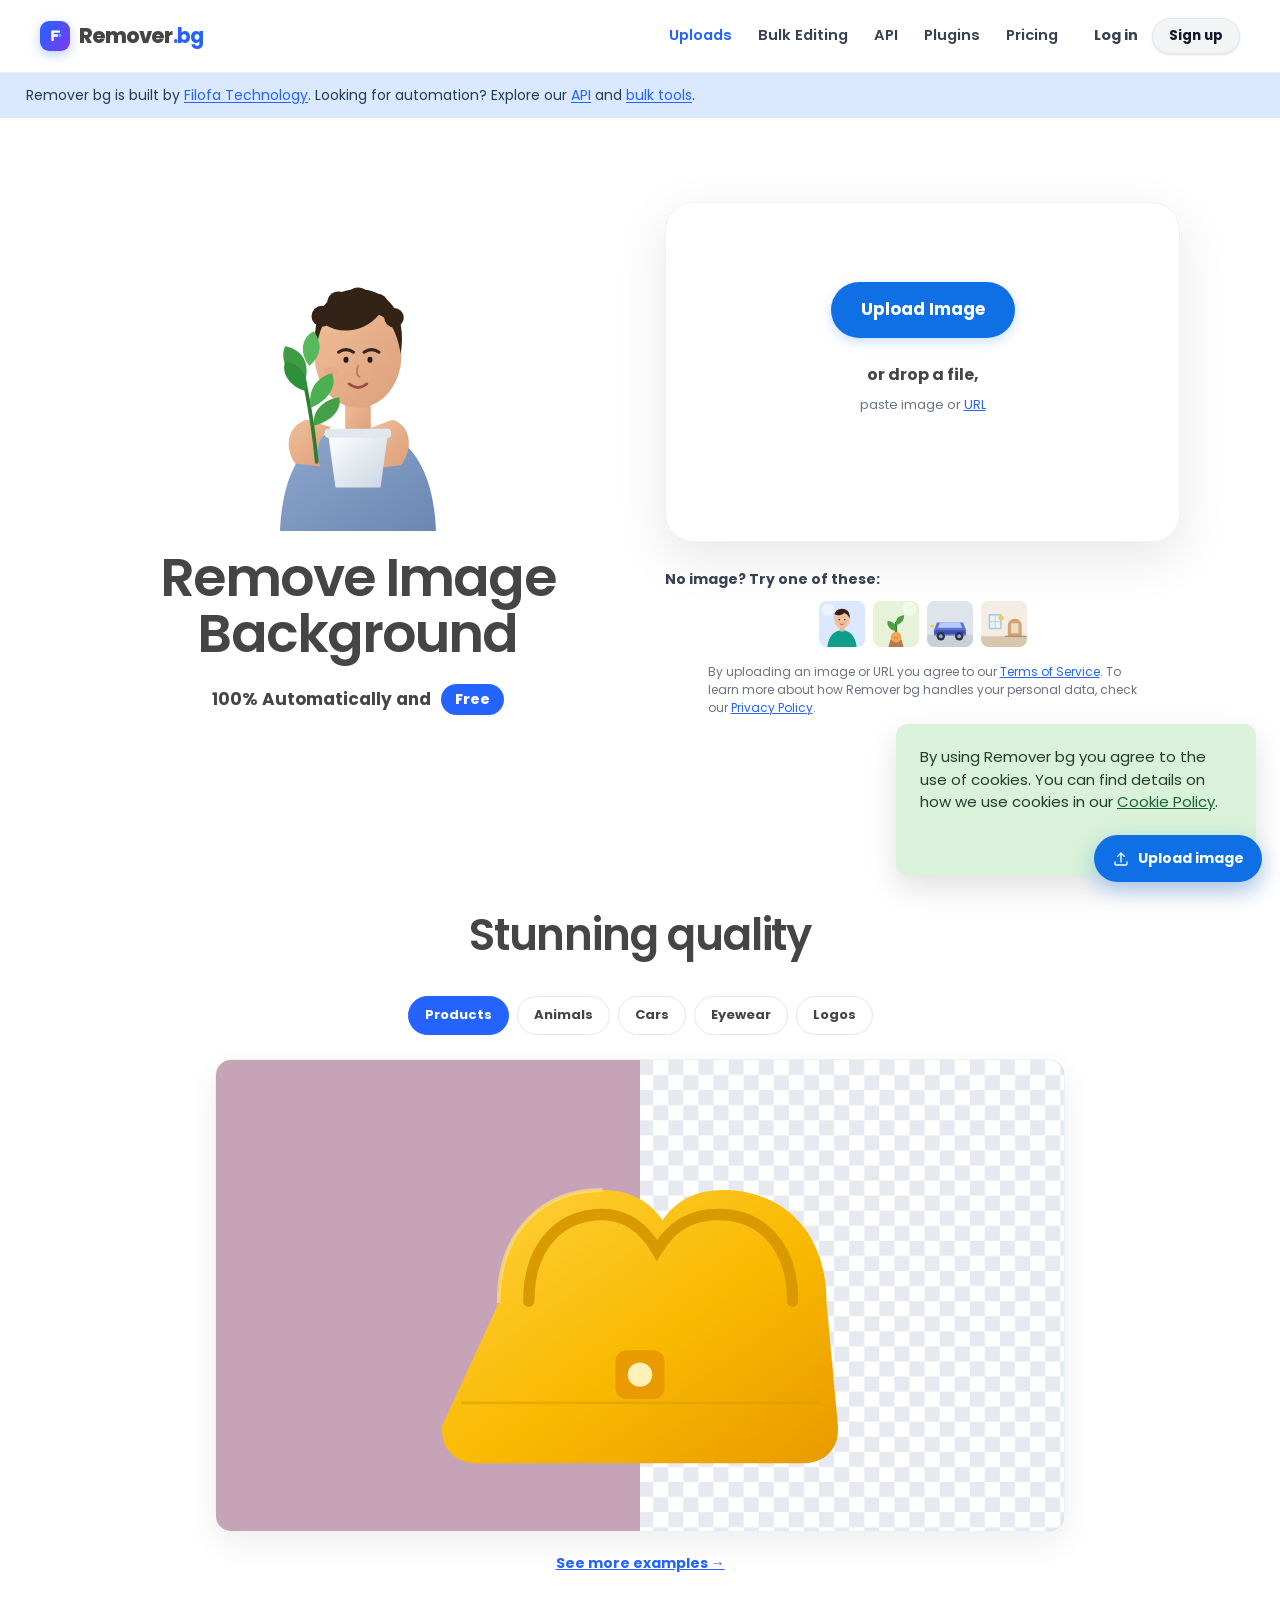
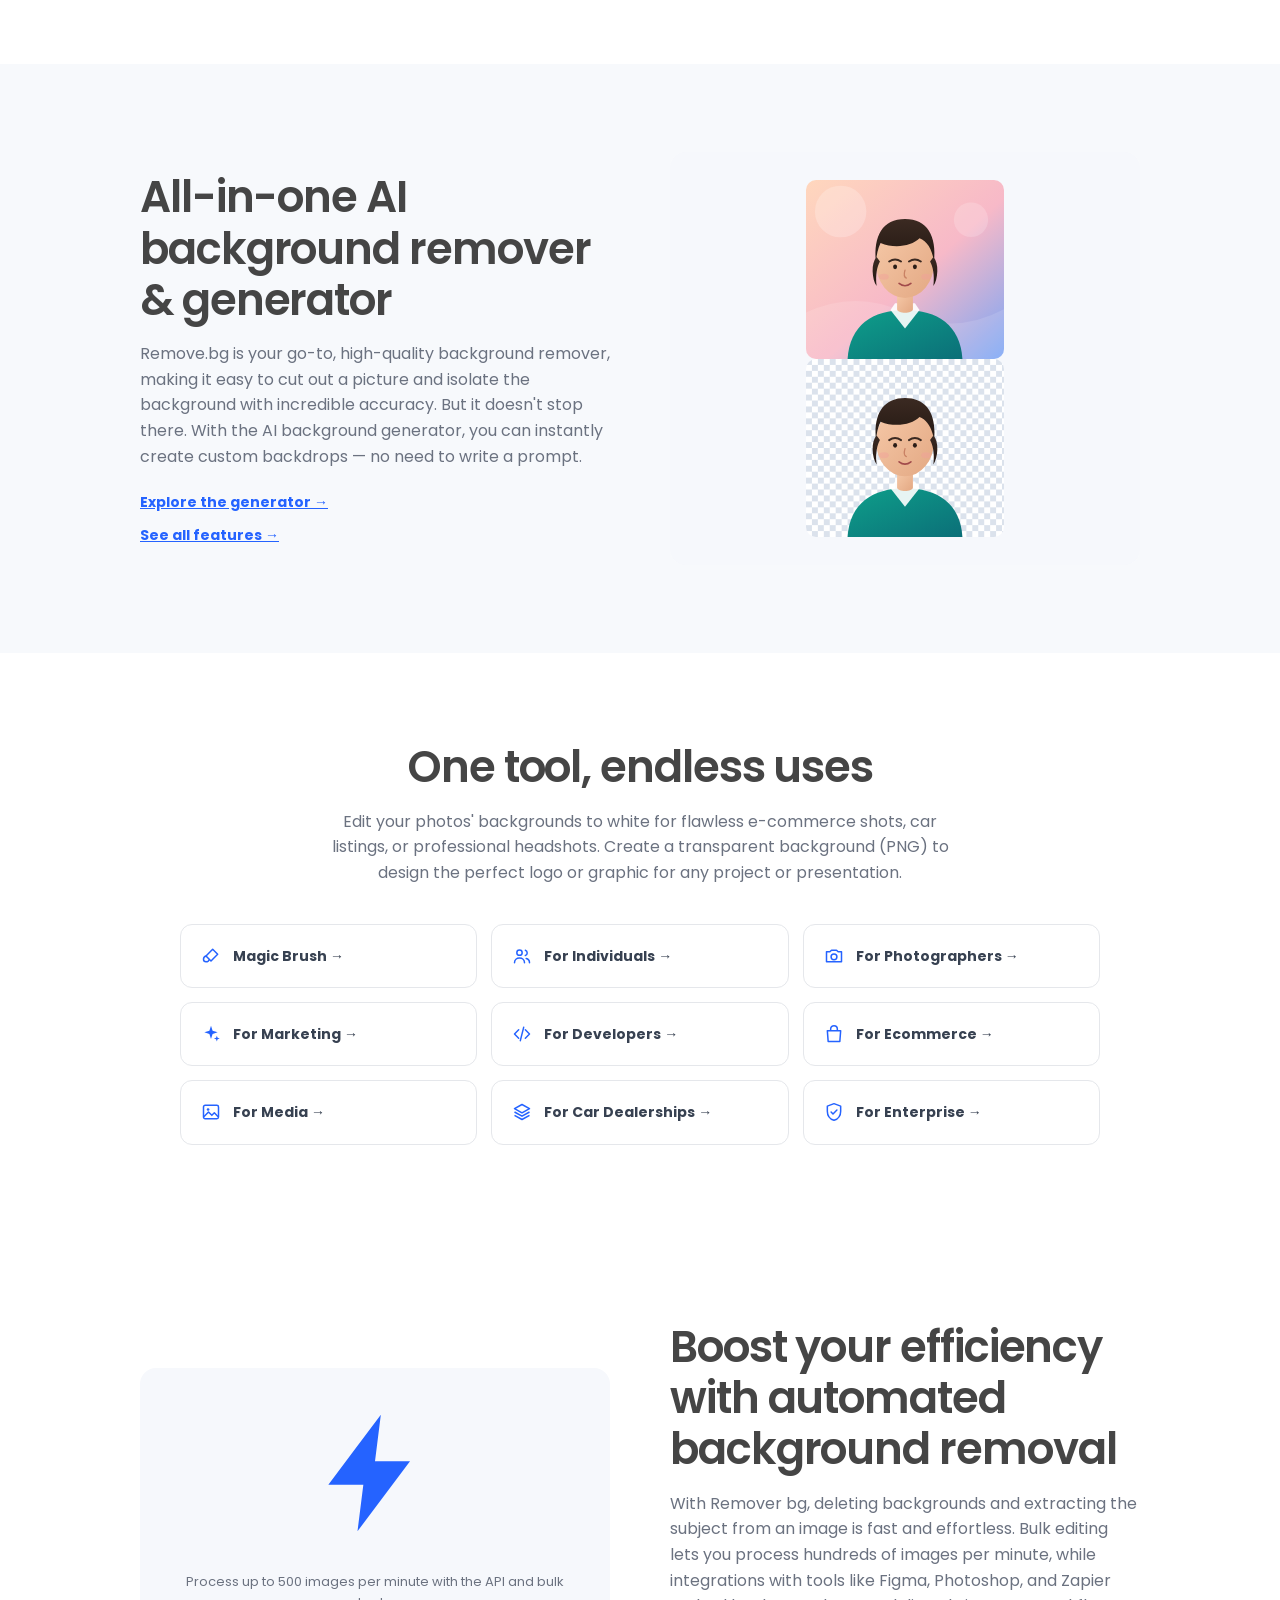
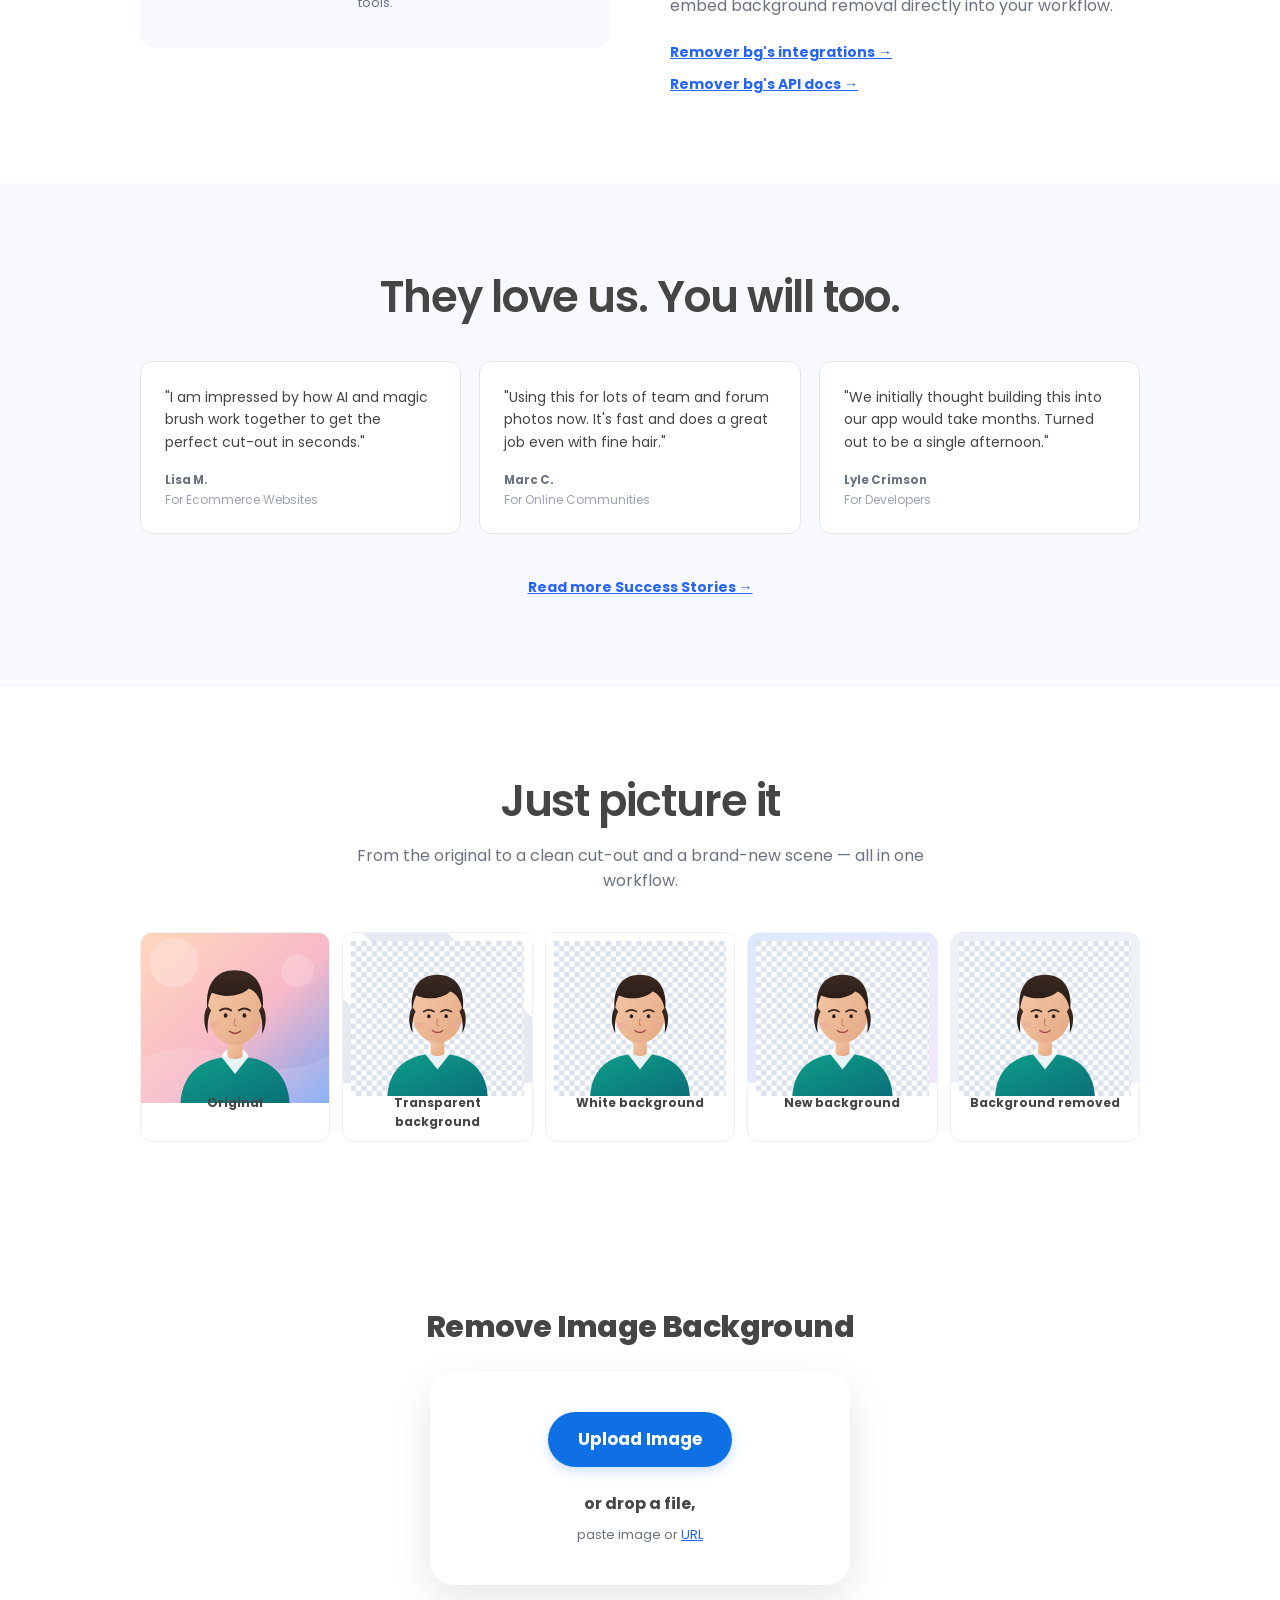
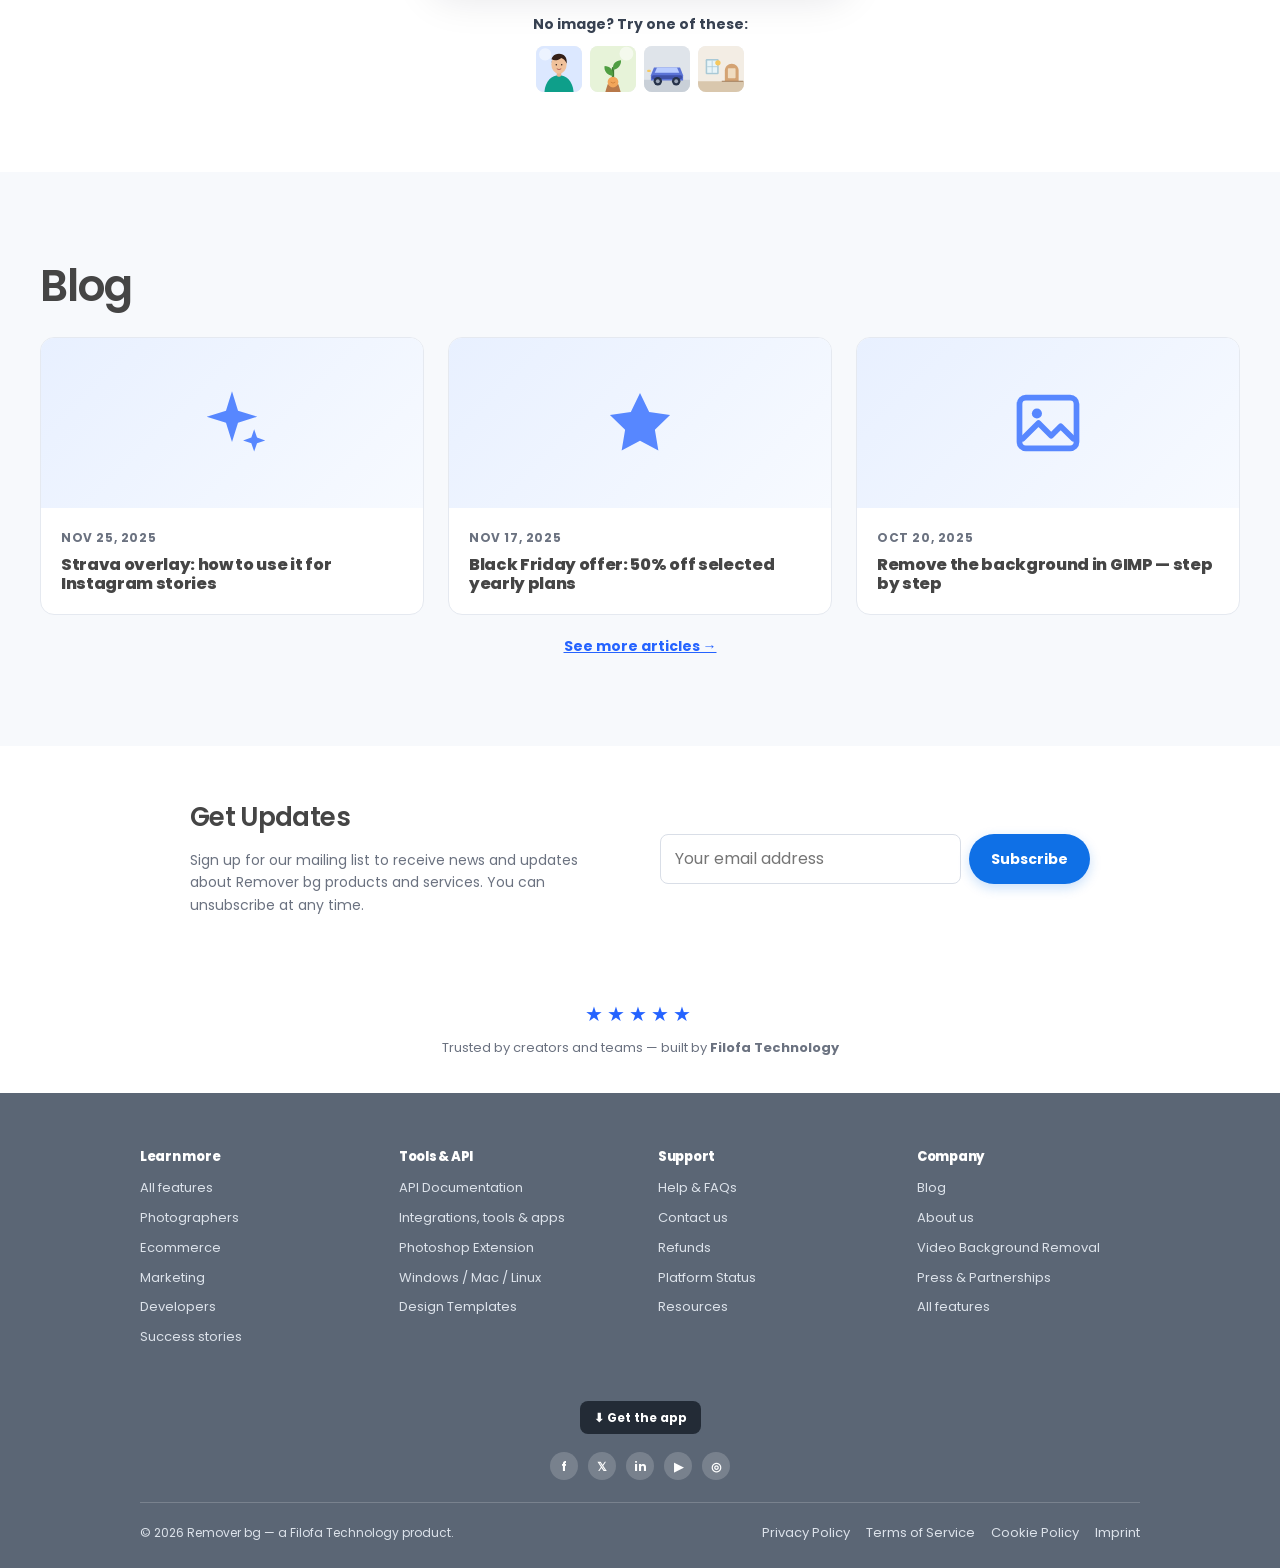
<file: index.html>
<!DOCTYPE html>
<html lang="en">
<head>
<meta charset="UTF-8"><meta name="viewport" content="width=device-width, initial-scale=1">
<title>Remove Image Background — 100% Automatically and Free | Remover bg</title>
<meta name="description" content="Remove image backgrounds automatically in seconds with AI. Free, fast and no skills required. A product by Filofa Technology.">
<link rel="icon" href="assets/img/favicon.svg" type="image/svg+xml">
<link rel="preconnect" href="https://fonts.googleapis.com">
<link rel="preconnect" href="https://fonts.gstatic.com" crossorigin>
<link rel="preconnect" href="https://esm.sh" crossorigin>
<link rel="preconnect" href="https://staticimgly.com" crossorigin>
<link rel="dns-prefetch" href="https://staticimgly.com">
<link href="https://fonts.googleapis.com/css2?family=Poppins:wght@400;600;700&display=swap" rel="stylesheet">
<link rel="stylesheet" href="assets/css/style.css">
<link rel="stylesheet" href="assets/css/home.css">
<link rel="stylesheet" href="assets/css/upload.css">
<link rel="stylesheet" href="assets/css/editor.css">
</head>
<body class="hm-site">

<header class="site-header" style="position:static">
  <div class="container header-inner">
    <a href="index.html" class="logo" aria-label="Remover bg home"><span class="logo-mark"><svg><use href="#i-filofa"/></svg></span><span>Remover<b>.bg</b></span></a>
    <nav class="main-nav">
      <a href="upload.html" class="active">Uploads</a>
      <a href="tools.html">Bulk Editing</a>
      <a href="api.html">API</a>
      <a href="tools.html">Plugins</a>
      <a href="pricing.html">Pricing</a>
    </nav>
    <div class="header-actions">
      <a href="contact.html" class="login">Log in</a>
      <a href="pricing.html" class="btn btn-outline btn-sm" style="border-radius:999px;background:#f3f4f6;border-color:#e5e7eb">Sign up</a>
      <button class="menu-toggle" aria-label="Open menu"><span></span><span></span><span></span></button>
    </div>
  </div>
</header>

<div class="up-notice">
  Remover bg is built by <a href="about.html">Filofa Technology</a>. Looking for automation? Explore our <a href="api.html">API</a> and <a href="tools.html">bulk tools</a>.
</div>

<!-- ================= HERO ================= -->
<section class="hm-hero" id="heroSection">
  <div class="container hm-hero-grid">
    <div class="hm-hero-left">
      <img class="hm-hero-person" src="assets/img/hero-person.svg" alt="Person cut out from the background">
      <h1>Remove Image<br>Background</h1>
      <p class="hm-hero-sub">100% Automatically and <span class="hm-free-pill">Free</span></p>
    </div>

    <div id="uploadView">
      <div class="hm-upload-card" id="dropzone" role="button" tabindex="0" aria-label="Upload an image">
        <div id="filePanel">
          <button class="hm-upload-btn" id="uploadBtn" type="button">Upload Image</button>
          <p class="hm-drop-label">or drop a file,</p>
          <p class="hm-url-line">paste image or <a id="urlToggle" role="button" tabindex="0">URL</a></p>
          <div class="hm-url-row hidden" id="urlRow">
            <input type="url" id="urlInput" placeholder="https://example.com/photo.jpg" aria-label="Image URL">
            <button class="hm-upload-btn" id="urlGo" type="button" style="font-size:13px;padding:10px 18px">Remove</button>
          </div>
        </div>
        <p class="hm-error" id="errorMessage" role="alert"></p>
      </div>
      <input type="file" id="fileInput" accept="image/png,image/jpeg,image/webp,image/bmp" class="hidden">

      <div class="hm-under-card">
        <b>No image? Try one of these:</b>
        <div class="hm-thumbs">
          <button class="hm-thumb" type="button" data-sample="assets/img/sample-1.svg" aria-label="Try portrait"><img loading="lazy" decoding="async" src="assets/img/sample-1.svg" alt="Portrait"></button>
          <button class="hm-thumb" type="button" data-sample="assets/img/sample-2.svg" aria-label="Try plant"><img loading="lazy" decoding="async" src="assets/img/sample-2.svg" alt="Plant"></button>
          <button class="hm-thumb" type="button" data-sample="assets/img/sample-3.svg" aria-label="Try car"><img loading="lazy" decoding="async" src="assets/img/sample-3.svg" alt="Car"></button>
          <button class="hm-thumb" type="button" data-sample="assets/img/sample-4.svg" aria-label="Try interior"><img loading="lazy" decoding="async" src="assets/img/sample-4.svg" alt="Interior"></button>
        </div>
        <p class="hm-fine">By uploading an image or URL you agree to our <a href="terms.html">Terms of Service</a>. To learn more about how Remover bg handles your personal data, check our <a href="privacy.html">Privacy Policy</a>.</p>
      </div>
    </div>
  </div>
</section>

<!-- ================= STUNNING QUALITY ================= -->
<section class="hm-section center">
  <div class="container">
    <h2>Stunning quality</h2>
    <div class="hm-tabs" role="tablist" aria-label="Example categories">
      <button class="hm-tab active" type="button">Products</button>
      <button class="hm-tab" type="button">Animals</button>
      <button class="hm-tab" type="button">Cars</button>
      <button class="hm-tab" type="button">Eyewear</button>
      <button class="hm-tab" type="button">Logos</button>
    </div>
    <div class="hm-demo"><img loading="lazy" decoding="async" src="assets/img/quality-bag.svg" alt="Product photo before and after background removal"></div>
    <a class="hm-demo-link" href="tools.html">See more examples →</a>
  </div>
</section>

<!-- ================= ALL IN ONE ================= -->
<section class="hm-section" style="background:#F7F9FC">
  <div class="container hm-two">
    <div>
      <h2>All-in-one AI background remover &amp; generator</h2>
      <p class="lead">Remove.bg is your go-to, high-quality background remover, making it easy to cut out a picture and isolate the background with incredible accuracy. But it doesn't stop there. With the AI background generator, you can instantly create custom backdrops — no need to write a prompt.</p>
      <div class="hm-two-links"><a href="features.html#generator">Explore the generator →</a><a href="features.html">See all features →</a></div>
    </div>
    <div class="hm-two-art">
      <img loading="lazy" decoding="async" src="assets/img/before.svg" alt="Original image" style="width:48%;border-radius:10px">
      <img loading="lazy" decoding="async" src="assets/img/after.svg" alt="Cut-out with transparent background" style="width:48%;border-radius:10px">
    </div>
  </div>
</section>

<!-- ================= ENDLESS USES ================= -->
<section class="hm-section center">
  <div class="container">
    <h2>One tool, endless uses</h2>
    <p class="lead">Edit your photos' backgrounds to white for flawless e-commerce shots, car listings, or professional headshots. Create a transparent background (PNG) to design the perfect logo or graphic for any project or presentation.</p>
    <div class="hm-usecases">
      <a class="hm-usecase" href="features.html"><svg><use href="#i-brush"/></svg> Magic Brush →</a>
      <a class="hm-usecase" href="use-cases.html"><svg><use href="#i-users"/></svg> For Individuals →</a>
      <a class="hm-usecase" href="use-cases.html#photographers"><svg><use href="#i-camera"/></svg> For Photographers →</a>
      <a class="hm-usecase" href="use-cases.html#marketing"><svg><use href="#i-spark"/></svg> For Marketing →</a>
      <a class="hm-usecase" href="api.html"><svg><use href="#i-api"/></svg> For Developers →</a>
      <a class="hm-usecase" href="use-cases.html#ecommerce"><svg><use href="#i-bag"/></svg> For Ecommerce →</a>
      <a class="hm-usecase" href="use-cases.html#media"><svg><use href="#i-image"/></svg> For Media →</a>
      <a class="hm-usecase" href="use-cases.html#media"><svg><use href="#i-layers"/></svg> For Car Dealerships →</a>
      <a class="hm-usecase" href="use-cases.html"><svg><use href="#i-shield"/></svg> For Enterprise →</a>
    </div>
  </div>
</section>

<!-- ================= EFFICIENCY ================= -->
<section class="hm-section">
  <div class="container hm-two">
    <div class="hm-two-art"><svg style="width:140px;height:140px;color:#2563FF"><use href="#i-bolt"/></svg><p class="muted" style="font-size:13px;text-align:center;margin:16px 0 0">Process up to 500 images per minute with the API and bulk tools.</p></div>
    <div>
      <h2>Boost your efficiency with automated background removal</h2>
      <p class="lead">With Remover bg, deleting backgrounds and extracting the subject from an image is fast and effortless. Bulk editing lets you process hundreds of images per minute, while integrations with tools like Figma, Photoshop, and Zapier embed background removal directly into your workflow.</p>
      <div class="hm-two-links"><a href="tools.html">Remover bg's integrations →</a><a href="api.html">Remover bg's API docs →</a></div>
    </div>
  </div>
</section>

<!-- ================= TESTIMONIALS ================= -->
<section class="hm-section" style="background:#F7F9FC">
  <div class="container">
    <h2 class="text-center">They love us. You will too.</h2>
    <div class="hm-quotes">
      <div class="hm-quote"><p>"I am impressed by how AI and magic brush work together to get the perfect cut-out in seconds."</p><small>Lisa M.</small><span>For Ecommerce Websites</span></div>
      <div class="hm-quote"><p>"Using this for lots of team and forum photos now. It's fast and does a great job even with fine hair."</p><small>Marc C.</small><span>For Online Communities</span></div>
      <div class="hm-quote"><p>"We initially thought building this into our app would take months. Turned out to be a single afternoon."</p><small>Lyle Crimson</small><span>For Developers</span></div>
    </div>
    <div class="text-center" style="margin-top:22px"><a class="hm-demo-link" href="about.html">Read more Success Stories →</a></div>
  </div>
</section>

<!-- ================= JUST PICTURE IT ================= -->
<section class="hm-section center">
  <div class="container">
    <h2>Just picture it</h2>
    <p class="lead">From the original to a clean cut-out and a brand-new scene — all in one workflow.</p>
    <div class="hm-pictures">
      <div class="hm-picture"><div class="art"><img loading="lazy" decoding="async" src="assets/img/before.svg" alt="Original"></div><span>Original</span></div>
      <div class="hm-picture"><div class="art" style="background:linear-gradient(45deg,#e6eaf0 25%,#fff 25%,#fff 50%,#e6eaf0 50%,#e6eaf0 75%,#fff 75%)"><img class="cut" src="assets/img/after.svg" alt="Transparent"></div><span>Transparent background</span></div>
      <div class="hm-picture"><div class="art" style="background:#fff"><img class="cut" src="assets/img/after.svg" alt="White background"></div><span>White background</span></div>
      <div class="hm-picture"><div class="art" style="background:linear-gradient(135deg,#dbe9ff,#f3e8ff)"><img class="cut" src="assets/img/after.svg" alt="New background"></div><span>New background</span></div>
      <div class="hm-picture"><div class="art" style="background:#eef2f8"><img class="cut" src="assets/img/after.svg" alt="Background removed"></div><span>Background removed</span></div>
    </div>
  </div>
</section>

<!-- ================= SECOND UPLOAD ================= -->
<section class="hm-second">
  <div class="container">
    <h2>Remove Image Background</h2>
    <div class="hm-second-card">
      <button class="hm-upload-btn" type="button" onclick="window.scrollTo({top:0,behavior:'smooth'});document.getElementById('fileInput').click()">Upload Image</button>
      <p class="hm-drop-label">or drop a file,</p>
      <p class="hm-url-line">paste image or <a href="upload.html">URL</a></p>
    </div>
    <div class="hm-under-card"><b>No image? Try one of these:</b>
      <div class="hm-thumbs">
        <button class="hm-thumb" type="button" onclick="window.scrollTo({top:0,behavior:'smooth'});document.getElementById('fileInput').click()" aria-label="Use sample"><img loading="lazy" decoding="async" src="assets/img/sample-1.svg" alt="Sample"></button>
        <button class="hm-thumb" type="button" onclick="window.scrollTo({top:0,behavior:'smooth'});document.getElementById('fileInput').click()" aria-label="Use sample"><img loading="lazy" decoding="async" src="assets/img/sample-2.svg" alt="Sample"></button>
        <button class="hm-thumb" type="button" onclick="window.scrollTo({top:0,behavior:'smooth'});document.getElementById('fileInput').click()" aria-label="Use sample"><img loading="lazy" decoding="async" src="assets/img/sample-3.svg" alt="Sample"></button>
        <button class="hm-thumb" type="button" onclick="window.scrollTo({top:0,behavior:'smooth'});document.getElementById('fileInput').click()" aria-label="Use sample"><img loading="lazy" decoding="async" src="assets/img/sample-4.svg" alt="Sample"></button>
      </div>
    </div>
  </div>
</section>

<!-- ================= BLOG ================= -->
<section class="hm-section" style="background:#F7F9FC">
  <div class="container">
    <h2>Blog</h2>
    <div class="grid grid-3" style="margin-top:26px">
      <a class="post" href="blog.html"><div class="post-art"><svg><use href="#i-spark"/></svg></div><div class="post-body"><div class="post-date">Nov 25, 2025</div><h3>Strava overlay: how to use it for Instagram stories</h3></div></a>
      <a class="post" href="blog.html"><div class="post-art"><svg><use href="#i-star"/></svg></div><div class="post-body"><div class="post-date">Nov 17, 2025</div><h3>Black Friday offer: 50% off selected yearly plans</h3></div></a>
      <a class="post" href="blog.html"><div class="post-art"><svg><use href="#i-image"/></svg></div><div class="post-body"><div class="post-date">Oct 20, 2025</div><h3>Remove the background in GIMP — step by step</h3></div></a>
    </div>
    <div class="text-center"><a class="hm-demo-link" href="blog.html">See more articles →</a></div>
  </div>
</section>

<!-- ================= NEWSLETTER ================= -->
<section class="hm-section" style="padding:56px 0;background:#fff">
  <div class="container hm-two" style="gap:40px;max-width:900px">
    <div><h2 style="font-size:26px">Get Updates</h2><p class="lead" style="font-size:14px">Sign up for our mailing list to receive news and updates about Remover bg products and services. You can unsubscribe at any time.</p></div>
    <form data-demo-form style="display:flex;gap:8px;flex-wrap:wrap"><input type="email" required placeholder="Your email address" aria-label="Email address" style="flex:1;min-width:180px;padding:11px 14px;border:1px solid #d9dee7;border-radius:8px"><button class="hm-upload-btn" type="submit" style="font-size:14px;padding:11px 22px">Subscribe</button></form>
  </div>
</section>

<div class="hm-rating"><div class="stars">★★★★★</div><p>Trusted by creators and teams — built by <strong>Filofa Technology</strong></p></div>

<!-- ================= FOOTER ================= -->
<footer class="hm-footer">
  <div class="container">
    <div class="hm-footer-grid">
      <div><h4>Learn more</h4><a href="features.html">All features</a><a href="use-cases.html#photographers">Photographers</a><a href="use-cases.html#ecommerce">Ecommerce</a><a href="use-cases.html#marketing">Marketing</a><a href="api.html">Developers</a><a href="use-cases.html">Success stories</a></div>
      <div><h4>Tools &amp; API</h4><a href="api.html">API Documentation</a><a href="tools.html">Integrations, tools &amp; apps</a><a href="tools.html">Photoshop Extension</a><a href="tools.html">Windows / Mac / Linux</a><a href="tools.html">Design Templates</a></div>
      <div><h4>Support</h4><a href="faq.html">Help &amp; FAQs</a><a href="contact.html">Contact us</a><a href="faq.html#refunds">Refunds</a><a href="faq.html#status">Platform Status</a><a href="faq.html">Resources</a></div>
      <div><h4>Company</h4><a href="blog.html">Blog</a><a href="about.html">About us</a><a href="features.html#video">Video Background Removal</a><a href="contact.html">Press &amp; Partnerships</a><a href="features.html">All features</a></div>
    </div>
    <div style="text-align:center;margin-bottom:22px"><span class="hm-app-badge">⬇ Get the app</span><div class="hm-socials"><span>f</span><span>𝕏</span><span>in</span><span>▶</span><span>◎</span></div></div>
    <div class="hm-footer-bottom"><span>© 2026 Remover bg — a Filofa Technology product.</span><span><a href="privacy.html">Privacy Policy</a><a href="terms.html">Terms of Service</a><a href="cookies.html">Cookie Policy</a><a href="contact.html">Imprint</a></span></div>
  </div>
</footer>

<aside class="up-cookie" id="cookieBanner"><p>By using Remover bg you agree to the use of cookies. You can find details on how we use cookies in our <a href="cookies.html" style="color:#166534;text-decoration:underline">Cookie Policy</a>.</p><button type="button" id="cookieClose">Close</button></aside>

<!-- ================= RESULT ================= -->
<section class="result-section hidden" id="resultSection">
  <div class="studio-shell">
    <div class="studio hidden" id="resultView">

<div class="studio-bar">
  <div class="studio-tabs" role="tablist" aria-label="Editor tools">
    <button class="studio-tab active" type="button" role="tab" data-tab="cutout" aria-selected="true"><svg class="inline-icon" aria-hidden="true"><use href="#i-brush"/></svg><span>Cutout</span></button>
    <button class="studio-tab" type="button" role="tab" data-tab="background" aria-selected="false"><svg class="inline-icon" aria-hidden="true"><use href="#i-palette"/></svg><span>Background</span></button>
    <button class="studio-tab" type="button" role="tab" data-tab="effects" aria-selected="false"><svg class="inline-icon" aria-hidden="true"><use href="#i-spark"/></svg><span>Effects</span></button>
    <button class="studio-tab" type="button" role="tab" data-tab="adjust" aria-selected="false"><svg class="inline-icon" aria-hidden="true"><use href="#i-bolt"/></svg><span>Adjust</span></button>
    <button class="studio-tab" type="button" role="tab" data-tab="design" aria-selected="false"><svg class="inline-icon" aria-hidden="true"><use href="#i-layers"/></svg><span>Design</span></button>
  </div>
  <div class="studio-bar-actions">
    <span class="studio-sep" aria-hidden="true"></span>
    <button class="studio-icon" type="button" data-edit="rotL" title="Rotate left (Shift+R)" aria-label="Rotate left"><svg class="flip-x" aria-hidden="true"><use href="#i-rotate"/></svg></button>
    <button class="studio-icon" type="button" data-edit="rotR" title="Rotate right (R)" aria-label="Rotate right"><svg aria-hidden="true"><use href="#i-rotate"/></svg></button>
    <button class="studio-icon" type="button" data-edit="flipH" title="Flip horizontally (F)" aria-label="Flip horizontally"><svg aria-hidden="true"><use href="#i-flip"/></svg></button>
    <button class="studio-icon" type="button" id="edUndo" title="Undo (Ctrl+Z)" aria-label="Undo"><svg aria-hidden="true"><use href="#i-undo"/></svg></button>
    <button class="studio-icon" type="button" id="edRedo" title="Redo (Ctrl+Shift+Z)" aria-label="Redo"><svg aria-hidden="true"><use href="#i-redo"/></svg></button>
    <button class="studio-download" type="button" id="downloadBtn"><svg class="inline-icon" aria-hidden="true"><use href="#i-download"/></svg><span>Download</span><svg class="chev" aria-hidden="true"><use href="#i-chevron"/></svg></button>
  </div>
</div>

<div class="studio-body">
  <div class="studio-stage">
    <div class="compare-head"><span class="compare-kicker">Before &amp; after</span><span class="compare-tip">Drag the middle line to compare</span></div>
    <div class="compare-view" id="compareView">
      <figure class="compare-side compare-before">
        <figcaption><span class="compare-tag">Original</span></figcaption>
        <div class="compare-media"><img id="originalPreview" alt="Original image"></div>
      </figure>
      <div class="compare-divider" id="compareDivider" role="separator" aria-label="Resize comparison panels" aria-orientation="vertical" tabindex="0"><span class="compare-grip" aria-hidden="true"></span></div>
      <figure class="compare-side compare-after">
        <figcaption><span class="compare-tag done"><svg class="inline-icon" aria-hidden="true"><use href="#i-check"/></svg>Background removed</span></figcaption>
        <div class="compare-media">
          <div class="canvas-frame studio-frame" id="resultFrame"><div class="canvas-wrap" id="canvasWrap"><div class="frame-bg" id="frameBg" aria-hidden="true"></div><canvas id="resultCanvas"></canvas><div class="crop-overlay hidden" id="cropOverlay"><div class="crop-box" id="cropBox"><span class="crop-handle nw" data-handle="nw"></span><span class="crop-handle ne" data-handle="ne"></span><span class="crop-handle sw" data-handle="sw"></span><span class="crop-handle se" data-handle="se"></span></div></div></div></div>
        </div>
      </figure>
    </div>
    <div class="stage-bar">
      <button class="stage-chip" type="button" id="edCompare" title="Hold to see the original"><svg class="inline-icon" aria-hidden="true"><use href="#i-compare"/></svg>Compare</button>
      <button class="stage-chip" type="button" id="edResetAll" title="Reset every edit"><svg class="inline-icon" aria-hidden="true"><use href="#i-refresh"/></svg>Reset all</button>
      <span class="stage-dim" id="edInfo">—</span>
      <span class="stage-dim" id="zoomGroup" style="gap:4px">
        <button class="stage-chip" type="button" id="zoomOut" title="Zoom out">−</button>
        <input type="range" id="zoomRange" min="100" max="400" value="100" aria-label="Zoom level" style="width:90px;accent-color:var(--blue)">
        <button class="stage-chip" type="button" id="zoomIn" title="Zoom in">+</button>
        <button class="stage-chip" type="button" id="zoomReset" title="Reset zoom">100%</button>
      </span>
    </div>
  </div>

  <aside class="studio-panel" aria-label="Editing controls">
    <h2 class="panel-title" id="panelTitle">Cutout</h2>
    <p class="panel-copy" id="panelCopy">Clean up the cut-out, then choose a new background.</p>

    <div class="ed-context">
      <div class="editor-row hidden" id="cropRow" aria-label="Crop">
        <span class="editor-label">X <input class="editor-num" id="cropX" type="number" min="0" value="0"></span>
        <span class="editor-label">Y <input class="editor-num" id="cropY" type="number" min="0" value="0"></span>
        <span class="editor-label">W <input class="editor-num" id="cropW" type="number" min="1" value="100"></span>
        <span class="editor-label">H <input class="editor-num" id="cropH" type="number" min="1" value="100"></span>
        <label class="editor-label">Ratio
          <select class="editor-num" id="cropRatio" style="width:100px">
            <option value="free">Free</option><option value="1">1 : 1</option><option value="1.333">4 : 3</option><option value="1.777">16 : 9</option><option value="0.75">3 : 4</option>
          </select>
        </label>
        <button class="editor-btn" id="cropApply" type="button">Apply crop</button>
      </div>
      <div class="editor-row hidden" id="resizeRow" aria-label="Resize">
        <label class="editor-label">Preset
          <select class="editor-num" id="resizePreset" style="width:150px">
            <option value="custom">Custom</option>
            <option value="1080x1080">Instagram 1080 × 1080</option>
            <option value="1200x628">LinkedIn 1200 × 628</option>
            <option value="1920x1080">HD 1920 × 1080</option>
            <option value="800x800">Square 800 × 800</option>
            <option value="420x540">Passport 420 × 540</option>
            <option value="300x80">Signature 300 x 80</option>
            <option value="413x531">Passport 35 x 45 mm</option>
            <option value="600x600">Square 2 x 2 in</option>
            <option value="1200x1800">Photo 4 x 6 in</option>
            <option value="2480x3508">A4 210 x 297 mm</option>
            <option value="1080x1920">Instagram Story 1080 x 1920</option>
            <option value="851x315">Facebook Cover 851 x 315</option>
            <option value="1584x396">LinkedIn Banner 1584 x 396</option>
            <option value="1500x500">Twitter Header 1500 x 500</option>
            <option value="1280x720">YouTube Thumb 1280 x 720</option>
          </select>
        </label>
        <span class="editor-label">W <input class="editor-num" id="resizeW" type="number" min="1" value="800"></span>
        <span class="editor-label">H <input class="editor-num" id="resizeH" type="number" min="1" value="600"></span>
        <label class="editor-label"><input type="checkbox" id="resizeLock" checked style="width:auto"> Lock</label>
        <button class="editor-btn" id="resizeApply" type="button">Apply size</button>
      </div>
    </div>

    <div class="ed-pane" data-pane="cutout" role="tabpanel">
      <div class="brush-bar" id="brushBar">
        <label><svg class="inline-icon" aria-hidden="true"><use href="#i-brush"/></svg> Magic Brush</label>
        <div class="brush-modes">
          <button class="editor-btn active" type="button" id="brushRestore">Restore</button>
          <button class="editor-btn" type="button" id="brushErase">Erase</button>
        </div>
        <label for="brushSize">Size</label>
        <input type="range" id="brushSize" min="6" max="80" value="24" aria-label="Brush size">
        <span id="brushValue">24 px</span>
        <button class="panel-btn subtle" type="button" id="resetBrush"><svg aria-hidden="true"><use href="#i-refresh"/></svg> Reset</button>
      </div>
      <p class="design-note" style="margin-top:10px">Restore brings pixels back, Erase removes them. Works in real time.</p>
      <div class="panel-actions">
        <button class="panel-btn" type="button" data-edit="trim"><svg aria-hidden="true"><use href="#i-trim"/></svg> Trim edges</button>
        <button class="panel-btn" type="button" data-edit="crop"><svg aria-hidden="true"><use href="#i-crop"/></svg> Crop</button>
        <button class="panel-btn" type="button" data-edit="resize"><svg aria-hidden="true"><use href="#i-resize"/></svg> Resize</button>
      </div>
    </div>

    <div class="ed-pane hidden" data-pane="background" role="tabpanel">
      <p class="tool-label">Background colour</p>
      <div class="bg-swatches">
        <button class="swatch transparent active" type="button" data-bg="transparent" title="Transparent" aria-label="Transparent"></button>
        <button class="swatch" type="button" data-bg="white" style="background:#fff" title="White" aria-label="White"></button>
        <button class="swatch" type="button" data-bg="black" style="background:#111827" title="Black" aria-label="Black"></button>
        <button class="swatch" type="button" data-bg="custom" style="background:linear-gradient(135deg,#ff5f6d,#ffc371)" title="Custom colour" aria-label="Custom colour"></button>
        <input type="color" id="customColor" value="#2563FF" style="width:38px;height:36px;border:0;background:none;padding:0;cursor:pointer" aria-label="Choose background colour">
      </div>
      <div class="bg-templates">
        <p class="tool-label">Templates</p>
        <div class="editor-templates">
          <button class="editor-template t1" type="button" data-template="linear-gradient(135deg,#dbe9ff,#f3e8ff)" title="Soft blue"></button>
          <button class="editor-template t2" type="button" data-template="linear-gradient(135deg,#ffe6d5,#ffd1dc)" title="Warm"></button>
          <button class="editor-template t3" type="button" data-template="linear-gradient(135deg,#d9f2e6,#cfe8ff)" title="Fresh"></button>
          <button class="editor-template t4" type="button" data-template="linear-gradient(135deg,#1e293b,#475569)" title="Dark"></button>
          <button class="editor-template t9" type="button" data-template="linear-gradient(135deg,#fde68a,#fca5a5)" title="Sunrise"></button>
          <button class="editor-template t10" type="button" data-template="linear-gradient(135deg,#a7f3d0,#6ee7b7)" title="Mint"></button>
          <button class="editor-template t11" type="button" data-template="linear-gradient(135deg,#c4b5fd,#818cf8)" title="Violet"></button>
          <button class="editor-template t12" type="button" data-template="linear-gradient(135deg,#fbcfe8,#f9a8d4)" title="Rose"></button>
        </div>
      </div>
      <p class="design-note" style="margin-top:12px">Transparent keeps the checkerboard so you can paste the cut-out anywhere.</p>
    </div>

    <div class="ed-pane hidden" data-pane="effects" role="tabpanel">
      <p class="tool-label">Quick looks</p>
      <div class="ed-looks" role="group" aria-label="Backdrop looks">
        <button class="ed-look active" type="button" data-look="clean"><span class="look-dot clean"></span>Clean</button>
        <button class="ed-look" type="button" data-look="depth"><span class="look-dot depth"></span>Depth</button>
        <button class="ed-look" type="button" data-look="studio"><span class="look-dot studio"></span>Studio</button>
        <button class="ed-look" type="button" data-look="night"><span class="look-dot night"></span>Night</button>
      </div>
      <p class="tool-label" style="margin-top:16px">Fine tune</p>
      <label class="ed-slider"><span>BG blur</span><input type="range" id="edBgBlur" min="0" max="40" value="0" aria-label="Blur the original background"><output id="bgBlurOut">0</output></label>
      <label class="ed-slider"><span>Shadow</span><input type="range" id="edShadow" min="0" max="100" value="0" aria-label="Add a soft shadow"><output id="shadowOut">0</output></label>
      <button class="panel-btn subtle" type="button" id="edBackdropReset">Reset effects</button>
    </div>

    <div class="ed-pane hidden" data-pane="adjust" role="tabpanel">
      <button class="panel-btn wide" type="button" id="edAuto"><svg aria-hidden="true"><use href="#i-wand"/></svg> Auto enhance</button>
    <button class="panel-btn wide" type="button" id="edDenoise"><svg aria-hidden="true"><use href="#i-spark"/></svg> Grain surgery</button>
    <button class="panel-btn wide" type="button" id="edSignature"><svg aria-hidden="true"><use href="#i-trim"/></svg> Signature mode (300 x 80)</button>
      <p class="tool-label">Looks</p>
      <div class="ed-presets" role="group" aria-label="Colour presets">
        <button class="ed-preset active" type="button" data-preset="original">Original</button>
        <button class="ed-preset" type="button" data-preset="vivid">Vivid</button>
        <button class="ed-preset" type="button" data-preset="warm">Warm</button>
        <button class="ed-preset" type="button" data-preset="cool">Cool</button>
        <button class="ed-preset" type="button" data-preset="bw">B&amp;W</button>
        <button class="ed-preset" type="button" data-preset="soft">Soft</button>
      </div>
      <div class="ed-sliders">
        <label class="ed-slider"><span>Brightness</span><input type="range" id="edBright" min="50" max="150" value="100"><output id="edBrightOut">100%</output></label>
        <label class="ed-slider"><span>Contrast</span><input type="range" id="edContrast" min="50" max="150" value="100"><output id="edContrastOut">100%</output></label>
        <label class="ed-slider"><span>Saturation</span><input type="range" id="edSaturate" min="0" max="200" value="100"><output id="edSaturateOut">100%</output></label>
        <label class="ed-slider"><span>Blur</span><input type="range" id="edBlur" min="0" max="8" value="0"><output id="edBlurOut">0px</output></label>
      </div>
      <button class="panel-btn subtle" type="button" id="edResetFilters">Reset adjustments</button>
    </div>

    <div class="ed-pane hidden" data-pane="design" role="tabpanel">
      <div class="design-list">
        <div class="design-item" data-design-item="text">
          <span class="design-ic"><svg aria-hidden="true"><use href="#i-text"/></svg></span>
          <span class="design-meta"><strong>Add text</strong><small>Name, headline or caption</small></span>
          <button class="panel-pill" type="button" data-design="text">Open</button>
        </div>
        <div class="design-form hidden" id="textForm">
          <input class="design-input" id="textInput" type="text" maxlength="60" placeholder="Type your text…">
          <div class="design-row">
            <input type="color" id="textColor" value="#0f172a" aria-label="Text colour">
            <select id="textSize" aria-label="Text size"><option value="s">Small</option><option value="m" selected>Medium</option><option value="l">Large</option></select>
            <select id="textWeight" aria-label="Text style"><option value="700" selected>Bold</option><option value="400">Regular</option></select>
            <button class="panel-btn" type="button" id="textApply">Add text</button>
          </div>
        </div>

        <div class="design-item" data-design-item="shape">
          <span class="design-ic"><svg aria-hidden="true"><use href="#i-shape"/></svg></span>
          <span class="design-meta"><strong>Add elements</strong><small>Circle, square, ring or star</small></span>
          <button class="panel-pill" type="button" data-design="shape">Open</button>
        </div>
        <div class="design-form hidden" id="shapeForm">
          <div class="design-row">
            <button class="ed-preset" type="button" data-shape="circle">Circle</button>
            <button class="ed-preset" type="button" data-shape="square">Square</button>
            <button class="ed-preset" type="button" data-shape="ring">Ring</button>
            <button class="ed-preset" type="button" data-shape="star">Star</button>
            <input type="color" id="shapeColor" value="#2563FF" aria-label="Shape colour">
          </div>
          <p class="design-note">Elements are placed behind your subject.</p>
        </div>

        <div class="design-item" data-design-item="template">
          <span class="design-ic"><svg aria-hidden="true"><use href="#i-palette"/></svg></span>
          <span class="design-meta"><strong>Use a template</strong><small>Ready-made gradient backdrops</small></span>
          <button class="panel-pill" type="button" data-design="template">Open</button>
        </div>
        <div class="design-form hidden" id="templateForm">
          <div class="editor-templates design-templates">
            <button class="editor-template t5" type="button" data-template="linear-gradient(135deg,#ffd6a5,#ff9a8b)" title="Sunset"></button>
            <button class="editor-template t6" type="button" data-template="linear-gradient(135deg,#c8f7dc,#7dd3fc)" title="Mint"></button>
            <button class="editor-template t7" type="button" data-template="linear-gradient(135deg,#fbcfe8,#c4b5fd)" title="Candy"></button>
          <button class="editor-template t8" type="button" data-template="linear-gradient(135deg,#0f172a,#334155)" title="Midnight"></button>
          <button class="editor-template t13" type="button" data-template="linear-gradient(135deg,#fde68a,#fca5a5)" title="Sunrise"></button>
          <button class="editor-template t14" type="button" data-template="linear-gradient(135deg,#a7f3d0,#6ee7b7)" title="Mint"></button>
          <button class="editor-template t15" type="button" data-template="linear-gradient(135deg,#c4b5fd,#818cf8)" title="Violet"></button>
          <button class="editor-template t16" type="button" data-template="linear-gradient(135deg,#fbcfe8,#f9a8d4)" title="Rose"></button>
        </div>
        </div>
      </div>
    </div>

    <div class="panel-export">
      <p class="tool-label">Download</p>
      <div class="export-row">
        <select id="downloadFormat" aria-label="Download format">
          <option value="png">PNG · transparent</option>
          <option value="jpg">JPG · flat</option>
          <option value="webp">WebP · small</option>
        </select>
        <button class="panel-btn" type="button" id="edCopy" title="Copy transparent PNG"><svg aria-hidden="true"><use href="#i-copy"/></svg> Copy</button>
      </div>
      <label class="ed-slider" style="margin-top:4px"><span>Quality</span><input type="range" id="downloadQuality" min="40" max="100" value="92"><output id="qualityOut">92%</output></label>
      <label class="editor-label" style="margin-top:6px;justify-content:space-between"><span>Target file size (KB, optional)</span><input class="editor-num" id="targetSizeKB" type="number" min="1" max="20000" placeholder="auto" style="width:92px"></label>
      <p class="export-file" id="resultName">image-removed.png</p>
    </div>
  </aside>
</div>

<p class="editor-hint">Shortcuts: <kbd>R</kbd> rotate · <kbd>F</kbd> flip · <kbd>C</kbd> crop · <kbd>E</kbd> resize · <kbd>T</kbd> trim · <kbd>Ctrl</kbd>+<kbd>Z</kbd> undo</p>

<div class="studio-foot">
  <div class="thumbs">
    <button class="thumb" type="button" id="thumbOriginal" title="Hold to see the original in the result panel"><span class="thumb-img"><svg aria-hidden="true"><use href="#i-compare"/></svg></span><span>Original</span></button>
    <button class="thumb active" type="button" id="thumbEdit" title="Show the edited image"><span class="thumb-img"><canvas id="thumbCanvas" width="46" height="46"></canvas></span><span>Edited</span></button>
    <button class="thumb thumb-add" type="button" id="newImageBtn" title="Upload another image"><span class="thumb-img">+</span><span>New</span></button>
  </div>
</div>
    </div>
  </div>
</section>

<div class="processing-overlay hidden" id="processingOverlay"><div class="processing-card"><div class="processing-pair hidden" id="processingPair"><figure><figcaption>Original</figcaption><img class="processing-preview hidden" id="processingPreview" alt="Your uploaded image"></figure><figure><figcaption>Quick preview</figcaption><canvas id="processingCutout"></canvas></figure></div><div class="spinner"></div><strong id="processingText" style="font-size:1.02rem">Processing your image…</strong><div class="progress-track" style="width:100%"><i id="processingBar"></i></div><span class="muted" style="font-size:.8rem">This usually takes a few seconds</span></div></div>

<script src="assets/js/config.js"></script>
<script src="assets/js/icons.js"></script>
<script src="assets/js/site.js"></script>
<script src="assets/js/background.js"></script>
<script src="assets/js/remove.js"></script>
<script src="assets/js/editor.js"></script>
<script>
/* homepage-only wiring: samples, URL toggle, cookie banner */
(function(){
  var toggle=document.getElementById('urlToggle'), row=document.getElementById('urlRow');
  function toggleUrl(){ row.classList.toggle('hidden'); if(!row.classList.contains('hidden')) document.getElementById('urlInput').focus(); }
  toggle.addEventListener('click',toggleUrl);
  toggle.addEventListener('keydown',function(e){if(e.key==='Enter'){e.preventDefault();toggleUrl();}});
  document.querySelectorAll('.hm-thumb[data-sample]').forEach(function(btn){
    btn.addEventListener('click',async function(){
      try{
        var res=await fetch(btn.dataset.sample); if(!res.ok) throw new Error('HTTP '+res.status);
        var blob=await res.blob();
        var url=URL.createObjectURL(blob);
        var img=new Image();
        await new Promise(function(ok,bad){img.onload=ok;img.onerror=bad;img.src=url;});
        var c=document.createElement('canvas'); c.width=img.naturalWidth||600; c.height=img.naturalHeight||600;
        c.getContext('2d').drawImage(img,0,0,c.width,c.height); URL.revokeObjectURL(url);
        var png=await new Promise(function(ok){c.toBlob(ok,'image/png');});
        if(window.RemoveBG) window.RemoveBG.process(new File([png],'sample.png',{type:'image/png'}));
      }catch(e){ document.getElementById('errorMessage').textContent='Sample could not be loaded: '+e.message; }
    });
  });
  var cookie=document.getElementById('cookieBanner');
  if(localStorage.getItem('rb-cookie-closed')==='1') cookie.classList.add('hidden');
  document.getElementById('cookieClose').addEventListener('click',function(){cookie.classList.add('hidden');localStorage.setItem('rb-cookie-closed','1');});
})();
</script>
</body>
</html>
</file>
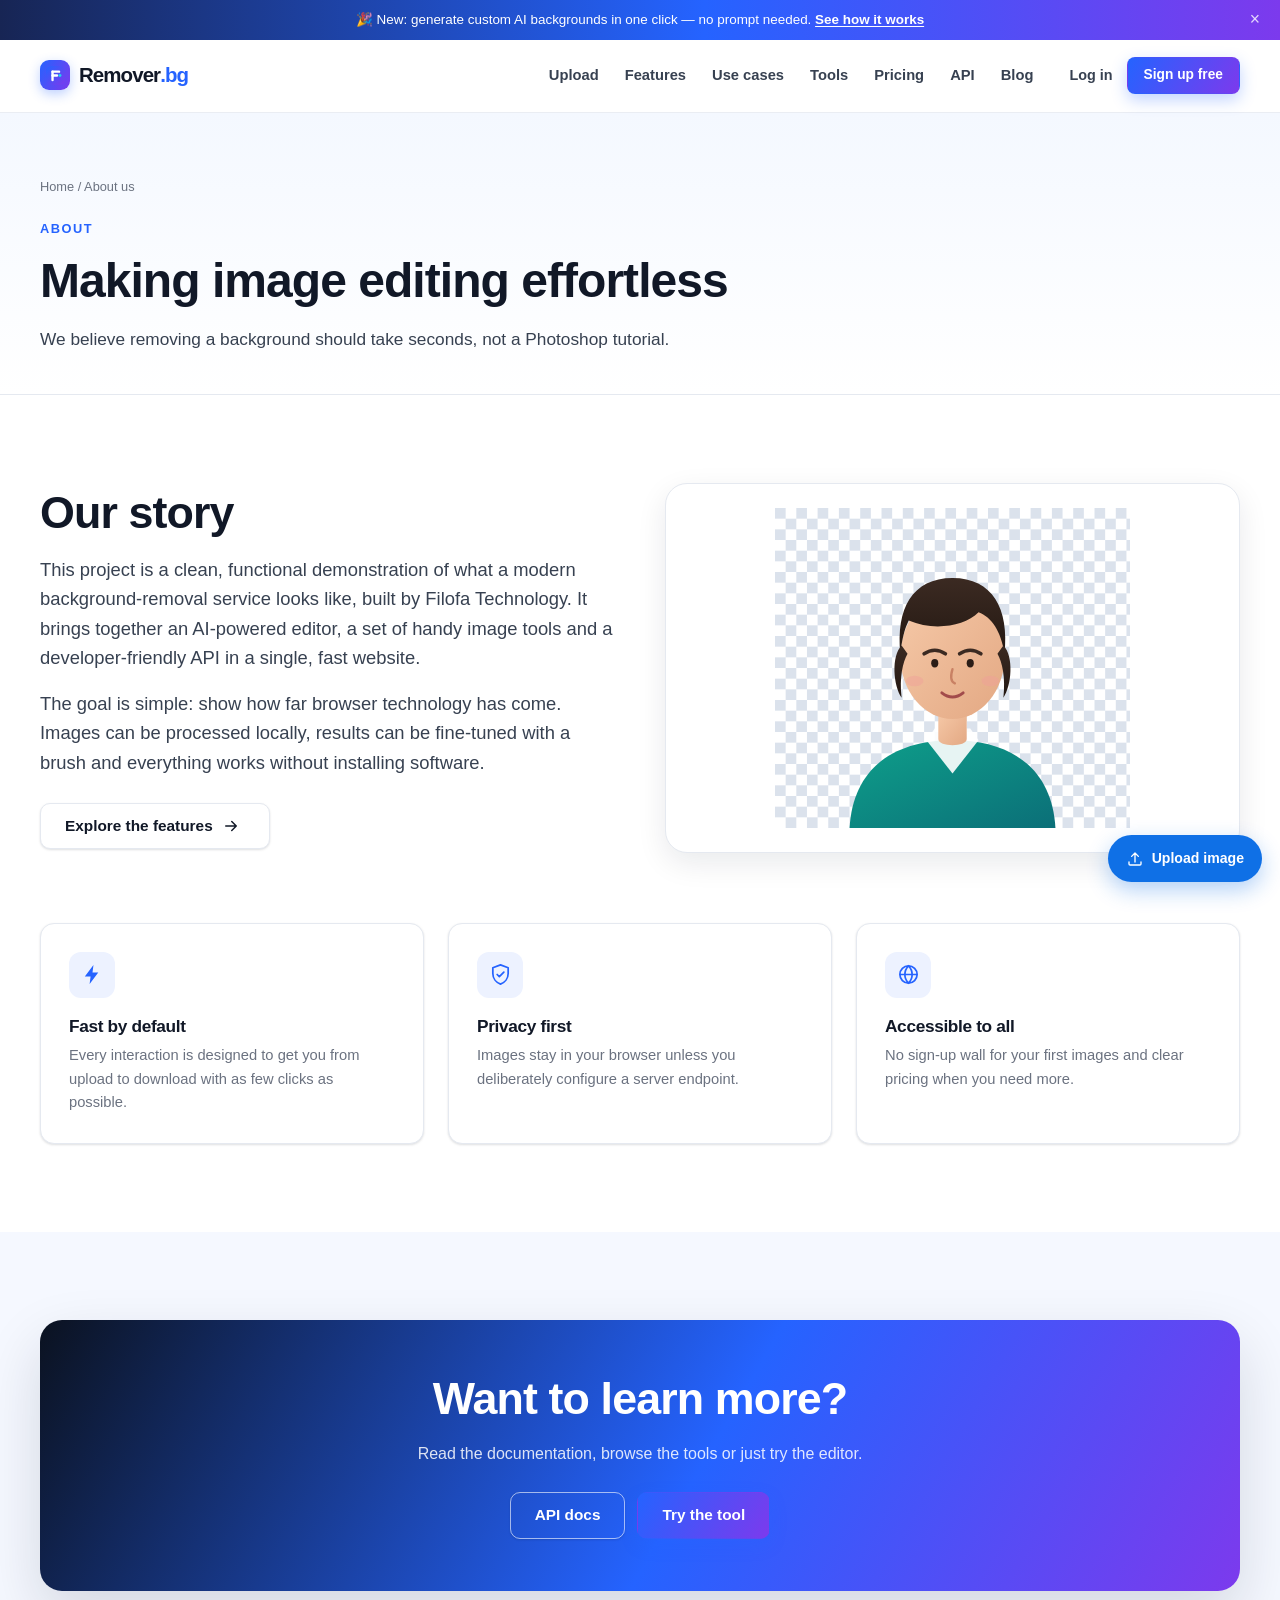
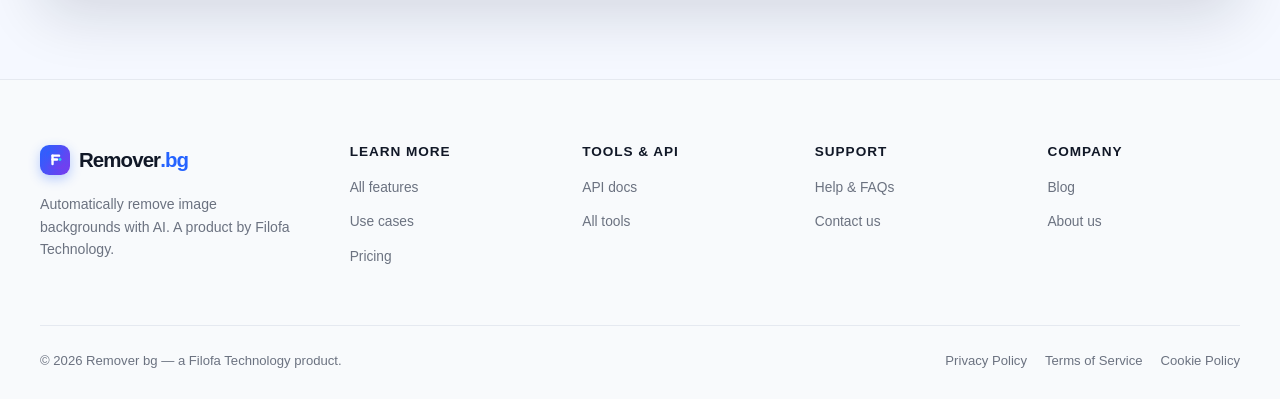
<file: about.html>
<!DOCTYPE html>
<html lang="en">
<head>
<meta charset="UTF-8"><meta name="viewport" content="width=device-width, initial-scale=1">
<title>About us — Remover bg</title>
<meta name="description" content="Learn about the team and mission behind this Remover bg background removal demo.">
<link rel="icon" href="assets/img/favicon.svg" type="image/svg+xml"><link rel="stylesheet" href="assets/css/style.css">
</head>
<body>
<div class="announce">🎉 New: generate custom AI backgrounds in one click — no prompt needed. <a href="features.html#generator">See how it works</a><button class="announce-close" aria-label="Dismiss">×</button></div>
<header class="site-header"><div class="container header-inner">
  <a href="index.html" class="logo"><span class="logo-mark"><svg><use href="#i-filofa"/></svg></span><span>Remover<b>.bg</b></span></a>
  <nav class="main-nav"><a href="upload.html">Upload</a><a href="features.html">Features</a><a href="use-cases.html">Use cases</a><a href="tools.html">Tools</a><a href="pricing.html">Pricing</a><a href="api.html">API</a><a href="blog.html">Blog</a></nav>
  <div class="header-actions"><a href="contact.html" class="login">Log in</a><a href="pricing.html" class="btn btn-primary btn-sm">Sign up free</a><button class="menu-toggle" aria-label="Open menu"><span></span><span></span><span></span></button></div>
</div></header>

<section class="page-hero"><div class="container">
  <div class="breadcrumb"><a href="index.html">Home</a> / About us</div><span class="eyebrow">About</span>
  <h1>Making image editing effortless</h1><p>We believe removing a background should take seconds, not a Photoshop tutorial.</p>
</div></section>

<section class="section"><div class="container">
  <div class="usecase reveal">
    <div><h2>Our story</h2><p class="lead">This project is a clean, functional demonstration of what a modern background-removal service looks like, built by Filofa Technology. It brings together an AI-powered editor, a set of handy image tools and a developer-friendly API in a single, fast website.</p>
      <p class="lead">The goal is simple: show how far browser technology has come. Images can be processed locally, results can be fine-tuned with a brush and everything works without installing software.</p>
      <a href="features.html" class="btn btn-outline" style="margin-top:10px">Explore the features <svg class="inline-icon"><use href="#i-arrow"/></svg></a>
    </div>
    <div class="usecase-art"><img src="assets/img/after.svg" alt="Cut-out illustration" style="max-height:320px"></div>
  </div>

  <div class="grid grid-3" style="margin-top:70px">
    <div class="card reveal"><div class="card-icon"><svg><use href="#i-bolt"/></svg></div><h3>Fast by default</h3><p>Every interaction is designed to get you from upload to download with as few clicks as possible.</p></div>
    <div class="card reveal"><div class="card-icon"><svg><use href="#i-shield"/></svg></div><h3>Privacy first</h3><p>Images stay in your browser unless you deliberately configure a server endpoint.</p></div>
    <div class="card reveal"><div class="card-icon"><svg><use href="#i-globe"/></svg></div><h3>Accessible to all</h3><p>No sign-up wall for your first images and clear pricing when you need more.</p></div>
  </div>
</div></section>

<section class="section section-blue"><div class="container cta-band reveal"><h2>Want to learn more?</h2><p>Read the documentation, browse the tools or just try the editor.</p><div style="display:flex;gap:12px;justify-content:center;flex-wrap:wrap"><a href="api.html" class="btn btn-outline">API docs</a><a href="index.html" class="btn btn-primary">Try the tool</a></div></div></section>

<footer class="site-footer"><div class="container">
  <div class="footer-grid">
    <div class="footer-brand"><a href="index.html" class="logo"><span class="logo-mark"><svg><use href="#i-filofa"/></svg></span><span>Remover<b>.bg</b></span></a><p>Automatically remove image backgrounds with AI. A product by Filofa Technology.</p></div>
    <div class="footer-col"><h4>Learn more</h4><ul><li><a href="features.html">All features</a></li><li><a href="use-cases.html">Use cases</a></li><li><a href="pricing.html">Pricing</a></li></ul></div>
    <div class="footer-col"><h4>Tools &amp; API</h4><ul><li><a href="api.html">API docs</a></li><li><a href="tools.html">All tools</a></li></ul></div>
    <div class="footer-col"><h4>Support</h4><ul><li><a href="faq.html">Help &amp; FAQs</a></li><li><a href="contact.html">Contact us</a></li></ul></div>
    <div class="footer-col"><h4>Company</h4><ul><li><a href="blog.html">Blog</a></li><li><a href="about.html">About us</a></li></ul></div>
  </div>
  <div class="footer-bottom"><p>© 2026 Remover bg — a Filofa Technology product.</p><div class="footer-legal"><a href="privacy.html">Privacy Policy</a><a href="terms.html">Terms of Service</a><a href="cookies.html">Cookie Policy</a></div></div>
</div></footer>
<script src="assets/js/icons.js"></script><script src="assets/js/site.js"></script>
</body></html>
</file>
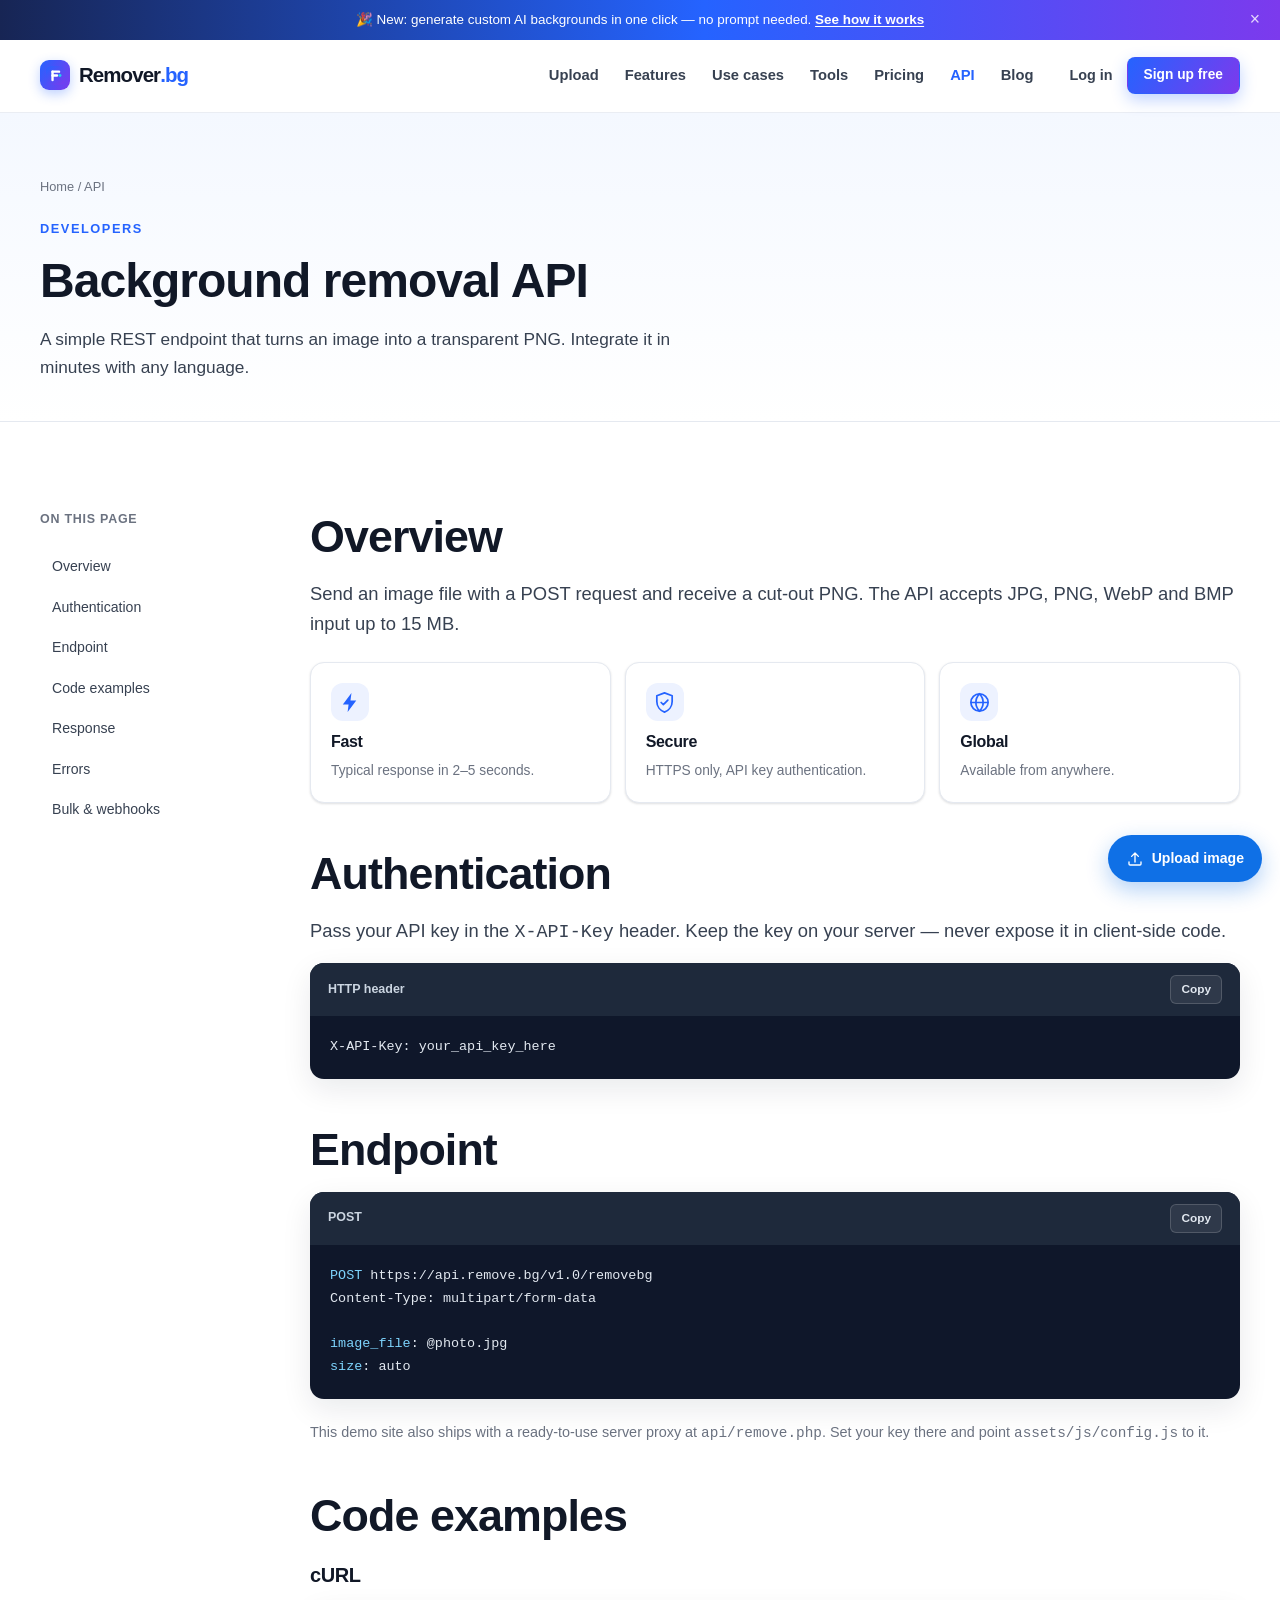
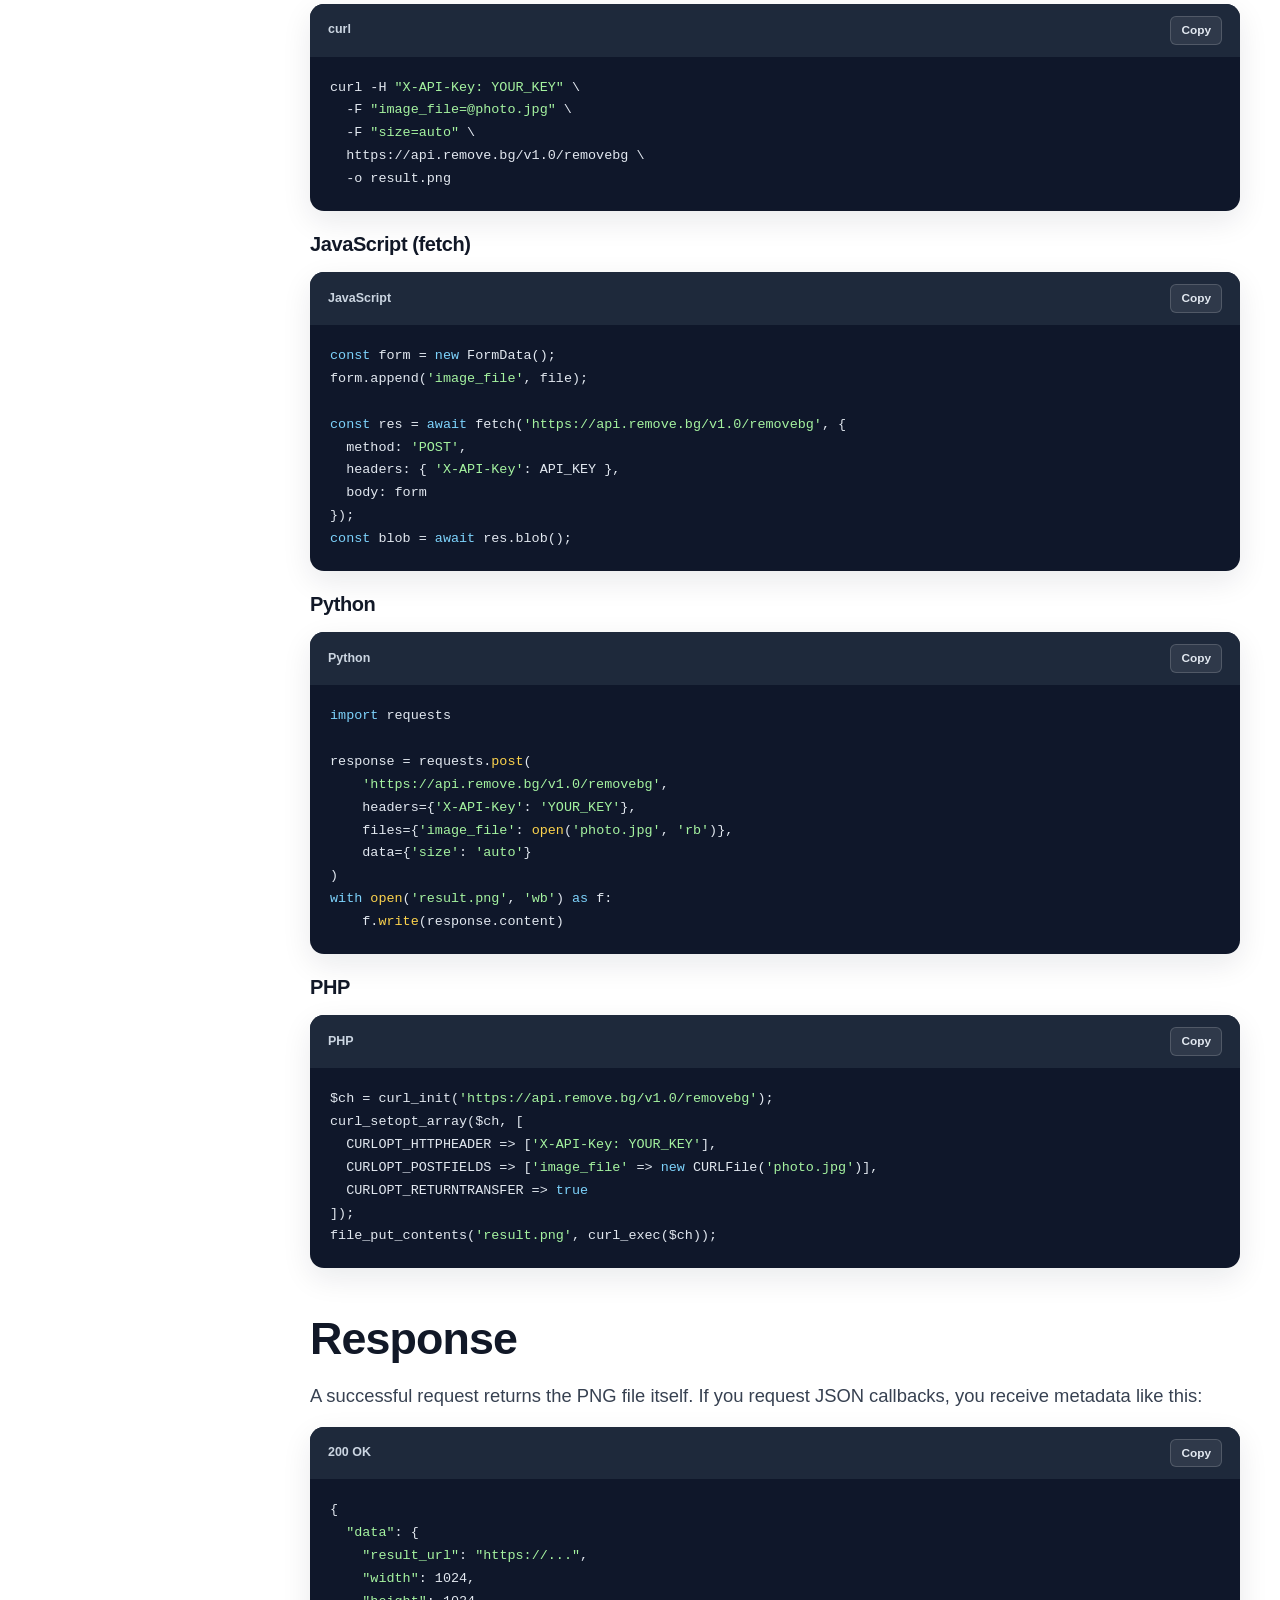
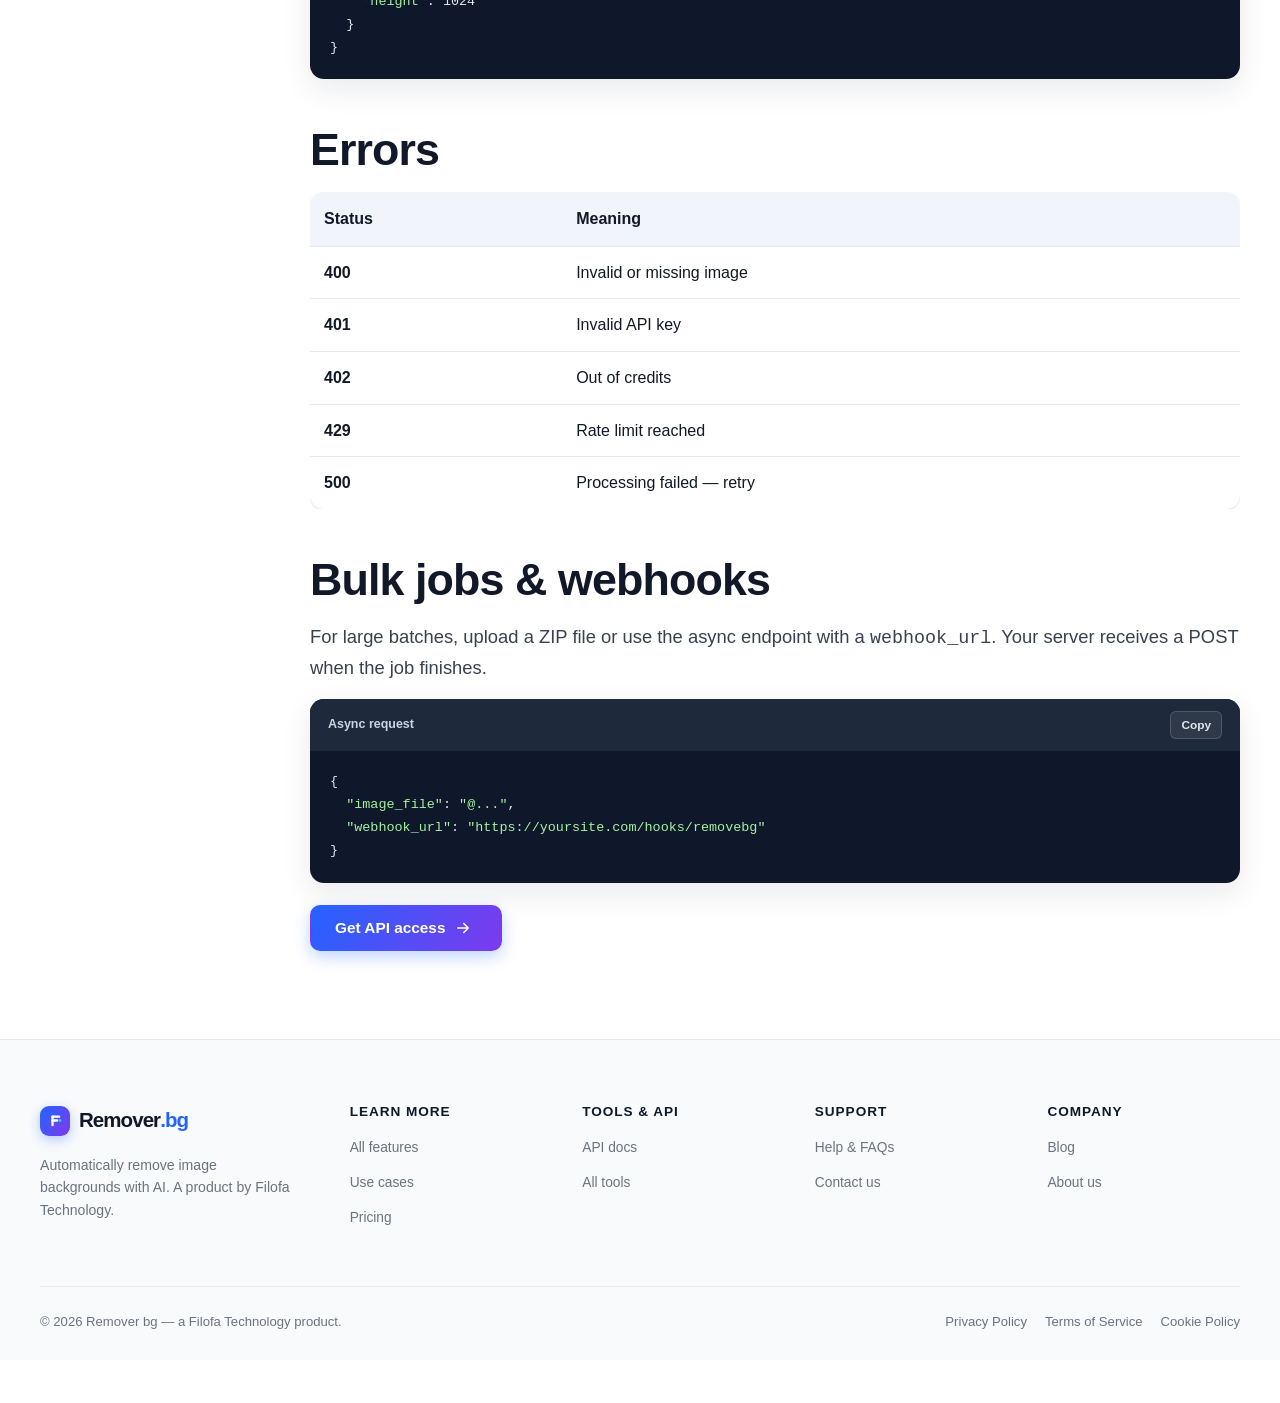
<file: api.html>
<!DOCTYPE html>
<html lang="en">
<head>
<meta charset="UTF-8"><meta name="viewport" content="width=device-width, initial-scale=1">
<title>API documentation — Remover bg</title>
<meta name="description" content="Learn how to remove image backgrounds with the Remover bg API. Endpoints, authentication, code examples and response format.">
<link rel="icon" href="assets/img/favicon.svg" type="image/svg+xml"><link rel="stylesheet" href="assets/css/style.css">
</head>
<body>
<div class="announce">🎉 New: generate custom AI backgrounds in one click — no prompt needed. <a href="features.html#generator">See how it works</a><button class="announce-close" aria-label="Dismiss">×</button></div>
<header class="site-header"><div class="container header-inner">
  <a href="index.html" class="logo"><span class="logo-mark"><svg><use href="#i-filofa"/></svg></span><span>Remover<b>.bg</b></span></a>
  <nav class="main-nav"><a href="upload.html">Upload</a><a href="features.html">Features</a><a href="use-cases.html">Use cases</a><a href="tools.html">Tools</a><a href="pricing.html">Pricing</a><a href="api.html">API</a><a href="blog.html">Blog</a></nav>
  <div class="header-actions"><a href="contact.html" class="login">Log in</a><a href="pricing.html" class="btn btn-primary btn-sm">Sign up free</a><button class="menu-toggle" aria-label="Open menu"><span></span><span></span><span></span></button></div>
</div></header>

<section class="page-hero"><div class="container">
  <div class="breadcrumb"><a href="index.html">Home</a> / API</div><span class="eyebrow">Developers</span>
  <h1>Background removal API</h1><p>A simple REST endpoint that turns an image into a transparent PNG. Integrate it in minutes with any language.</p>
</div></section>

<section class="section"><div class="container api-layout">
  <aside class="api-sidebar">
    <p style="font-size:.78rem;font-weight:800;text-transform:uppercase;letter-spacing:.06em;color:var(--muted)">On this page</p>
    <a href="#overview">Overview</a><a href="#auth">Authentication</a><a href="#endpoint">Endpoint</a>
    <a href="#examples">Code examples</a><a href="#response">Response</a><a href="#errors">Errors</a><a href="#bulk">Bulk &amp; webhooks</a>
  </aside>

  <div style="min-width:0">
    <div id="overview" style="margin-bottom:44px">
      <h2>Overview</h2>
      <p class="lead">Send an image file with a POST request and receive a cut-out PNG. The API accepts JPG, PNG, WebP and BMP input up to 15 MB.</p>
      <div class="grid grid-3" style="gap:14px;margin-top:24px">
        <div class="card" style="padding:20px"><div class="card-icon" style="width:38px;height:38px;margin-bottom:12px"><svg><use href="#i-bolt"/></svg></div><h3 style="font-size:1rem">Fast</h3><p style="font-size:.86rem">Typical response in 2–5 seconds.</p></div>
        <div class="card" style="padding:20px"><div class="card-icon" style="width:38px;height:38px;margin-bottom:12px"><svg><use href="#i-shield"/></svg></div><h3 style="font-size:1rem">Secure</h3><p style="font-size:.86rem">HTTPS only, API key authentication.</p></div>
        <div class="card" style="padding:20px"><div class="card-icon" style="width:38px;height:38px;margin-bottom:12px"><svg><use href="#i-globe"/></svg></div><h3 style="font-size:1rem">Global</h3><p style="font-size:.86rem">Available from anywhere.</p></div>
      </div>
    </div>

    <div id="auth" style="margin-bottom:44px">
      <h2>Authentication</h2>
      <p class="lead">Pass your API key in the <code>X-API-Key</code> header. Keep the key on your server — never expose it in client-side code.</p>
      <div class="code-card"><div class="code-head"><span>HTTP header</span><button class="copy-btn">Copy</button></div><pre><code>X-API-Key: your_api_key_here</code></pre></div>
    </div>

    <div id="endpoint" style="margin-bottom:44px">
      <h2>Endpoint</h2>
      <div class="code-card"><div class="code-head"><span>POST</span><button class="copy-btn">Copy</button></div><pre><code><span class="tok-key">POST</span> https://api.remove.bg/v1.0/removebg
Content-Type: multipart/form-data

<span class="tok-key">image_file</span>: @photo.jpg
<span class="tok-key">size</span>: auto</code></pre></div>
      <p class="muted" style="font-size:.9rem">This demo site also ships with a ready-to-use server proxy at <code>api/remove.php</code>. Set your key there and point <code>assets/js/config.js</code> to it.</p>
    </div>

    <div id="examples" style="margin-bottom:44px">
      <h2>Code examples</h2>

      <h3 style="margin-top:22px">cURL</h3>
      <div class="code-card"><div class="code-head"><span>curl</span><button class="copy-btn">Copy</button></div><pre><code>curl -H <span class="tok-str">"X-API-Key: YOUR_KEY"</span> \
  -F <span class="tok-str">"image_file=@photo.jpg"</span> \
  -F <span class="tok-str">"size=auto"</span> \
  https://api.remove.bg/v1.0/removebg \
  -o result.png</code></pre></div>

      <h3>JavaScript (fetch)</h3>
      <div class="code-card"><div class="code-head"><span>JavaScript</span><button class="copy-btn">Copy</button></div><pre><code><span class="tok-key">const</span> form = <span class="tok-key">new</span> FormData();
form.append(<span class="tok-str">'image_file'</span>, file);

<span class="tok-key">const</span> res = <span class="tok-key">await</span> fetch(<span class="tok-str">'https://api.remove.bg/v1.0/removebg'</span>, {
  method: <span class="tok-str">'POST'</span>,
  headers: { <span class="tok-str">'X-API-Key'</span>: API_KEY },
  body: form
});
<span class="tok-key">const</span> blob = <span class="tok-key">await</span> res.blob();</code></pre></div>

      <h3>Python</h3>
      <div class="code-card"><div class="code-head"><span>Python</span><button class="copy-btn">Copy</button></div><pre><code><span class="tok-key">import</span> requests

response = requests.<span class="tok-fn">post</span>(
    <span class="tok-str">'https://api.remove.bg/v1.0/removebg'</span>,
    headers={<span class="tok-str">'X-API-Key'</span>: <span class="tok-str">'YOUR_KEY'</span>},
    files={<span class="tok-str">'image_file'</span>: <span class="tok-fn">open</span>(<span class="tok-str">'photo.jpg'</span>, <span class="tok-str">'rb'</span>)},
    data={<span class="tok-str">'size'</span>: <span class="tok-str">'auto'</span>}
)
<span class="tok-key">with</span> <span class="tok-fn">open</span>(<span class="tok-str">'result.png'</span>, <span class="tok-str">'wb'</span>) <span class="tok-key">as</span> f:
    f.<span class="tok-fn">write</span>(response.content)</code></pre></div>

      <h3>PHP</h3>
      <div class="code-card"><div class="code-head"><span>PHP</span><button class="copy-btn">Copy</button></div><pre><code>$ch = curl_init(<span class="tok-str">'https://api.remove.bg/v1.0/removebg'</span>);
curl_setopt_array($ch, [
  CURLOPT_HTTPHEADER =&gt; [<span class="tok-str">'X-API-Key: YOUR_KEY'</span>],
  CURLOPT_POSTFIELDS =&gt; [<span class="tok-str">'image_file'</span> =&gt; <span class="tok-key">new</span> CURLFile(<span class="tok-str">'photo.jpg'</span>)],
  CURLOPT_RETURNTRANSFER =&gt; <span class="tok-key">true</span>
]);
file_put_contents(<span class="tok-str">'result.png'</span>, curl_exec($ch));</code></pre></div>
    </div>

    <div id="response" style="margin-bottom:44px">
      <h2>Response</h2>
      <p class="lead">A successful request returns the PNG file itself. If you request JSON callbacks, you receive metadata like this:</p>
      <div class="code-card"><div class="code-head"><span>200 OK</span><button class="copy-btn">Copy</button></div><pre><code>{
  <span class="tok-str">"data"</span>: {
    <span class="tok-str">"result_url"</span>: <span class="tok-str">"https://..."</span>,
    <span class="tok-str">"width"</span>: 1024,
    <span class="tok-str">"height"</span>: 1024
  }
}</code></pre></div>
    </div>

    <div id="errors" style="margin-bottom:44px">
      <h2>Errors</h2>
      <div style="overflow-x:auto">
        <table style="width:100%;border-collapse:collapse;min-width:520px;background:#fff;border-radius:14px;overflow:hidden;box-shadow:var(--shadow-sm)">
          <thead><tr style="background:#f1f5fb"><th style="text-align:left;padding:14px">Status</th><th style="text-align:left;padding:14px">Meaning</th></tr></thead>
          <tbody>
            <tr><td style="padding:13px 14px;border-top:1px solid var(--line)"><b>400</b></td><td style="padding:13px 14px;border-top:1px solid var(--line)">Invalid or missing image</td></tr>
            <tr><td style="padding:13px 14px;border-top:1px solid var(--line)"><b>401</b></td><td style="padding:13px 14px;border-top:1px solid var(--line)">Invalid API key</td></tr>
            <tr><td style="padding:13px 14px;border-top:1px solid var(--line)"><b>402</b></td><td style="padding:13px 14px;border-top:1px solid var(--line)">Out of credits</td></tr>
            <tr><td style="padding:13px 14px;border-top:1px solid var(--line)"><b>429</b></td><td style="padding:13px 14px;border-top:1px solid var(--line)">Rate limit reached</td></tr>
            <tr><td style="padding:13px 14px;border-top:1px solid var(--line)"><b>500</b></td><td style="padding:13px 14px;border-top:1px solid var(--line)">Processing failed — retry</td></tr>
          </tbody>
        </table>
      </div>
    </div>

    <div id="bulk">
      <h2>Bulk jobs &amp; webhooks</h2>
      <p class="lead">For large batches, upload a ZIP file or use the async endpoint with a <code>webhook_url</code>. Your server receives a POST when the job finishes.</p>
      <div class="code-card"><div class="code-head"><span>Async request</span><button class="copy-btn">Copy</button></div><pre><code>{
  <span class="tok-str">"image_file"</span>: <span class="tok-str">"@..."</span>,
  <span class="tok-str">"webhook_url"</span>: <span class="tok-str">"https://yoursite.com/hooks/removebg"</span>
}</code></pre></div>
      <a href="contact.html" class="btn btn-primary">Get API access <svg class="inline-icon"><use href="#i-arrow"/></svg></a>
    </div>
  </div>
</div></section>

<footer class="site-footer"><div class="container">
  <div class="footer-grid">
    <div class="footer-brand"><a href="index.html" class="logo"><span class="logo-mark"><svg><use href="#i-filofa"/></svg></span><span>Remover<b>.bg</b></span></a><p>Automatically remove image backgrounds with AI. A product by Filofa Technology.</p></div>
    <div class="footer-col"><h4>Learn more</h4><ul><li><a href="features.html">All features</a></li><li><a href="use-cases.html">Use cases</a></li><li><a href="pricing.html">Pricing</a></li></ul></div>
    <div class="footer-col"><h4>Tools &amp; API</h4><ul><li><a href="api.html">API docs</a></li><li><a href="tools.html">All tools</a></li></ul></div>
    <div class="footer-col"><h4>Support</h4><ul><li><a href="faq.html">Help &amp; FAQs</a></li><li><a href="contact.html">Contact us</a></li></ul></div>
    <div class="footer-col"><h4>Company</h4><ul><li><a href="blog.html">Blog</a></li><li><a href="about.html">About us</a></li></ul></div>
  </div>
  <div class="footer-bottom"><p>© 2026 Remover bg — a Filofa Technology product.</p><div class="footer-legal"><a href="privacy.html">Privacy Policy</a><a href="terms.html">Terms of Service</a><a href="cookies.html">Cookie Policy</a></div></div>
</div></footer>
<script src="assets/js/icons.js"></script><script src="assets/js/site.js"></script>
</body></html>
</file>
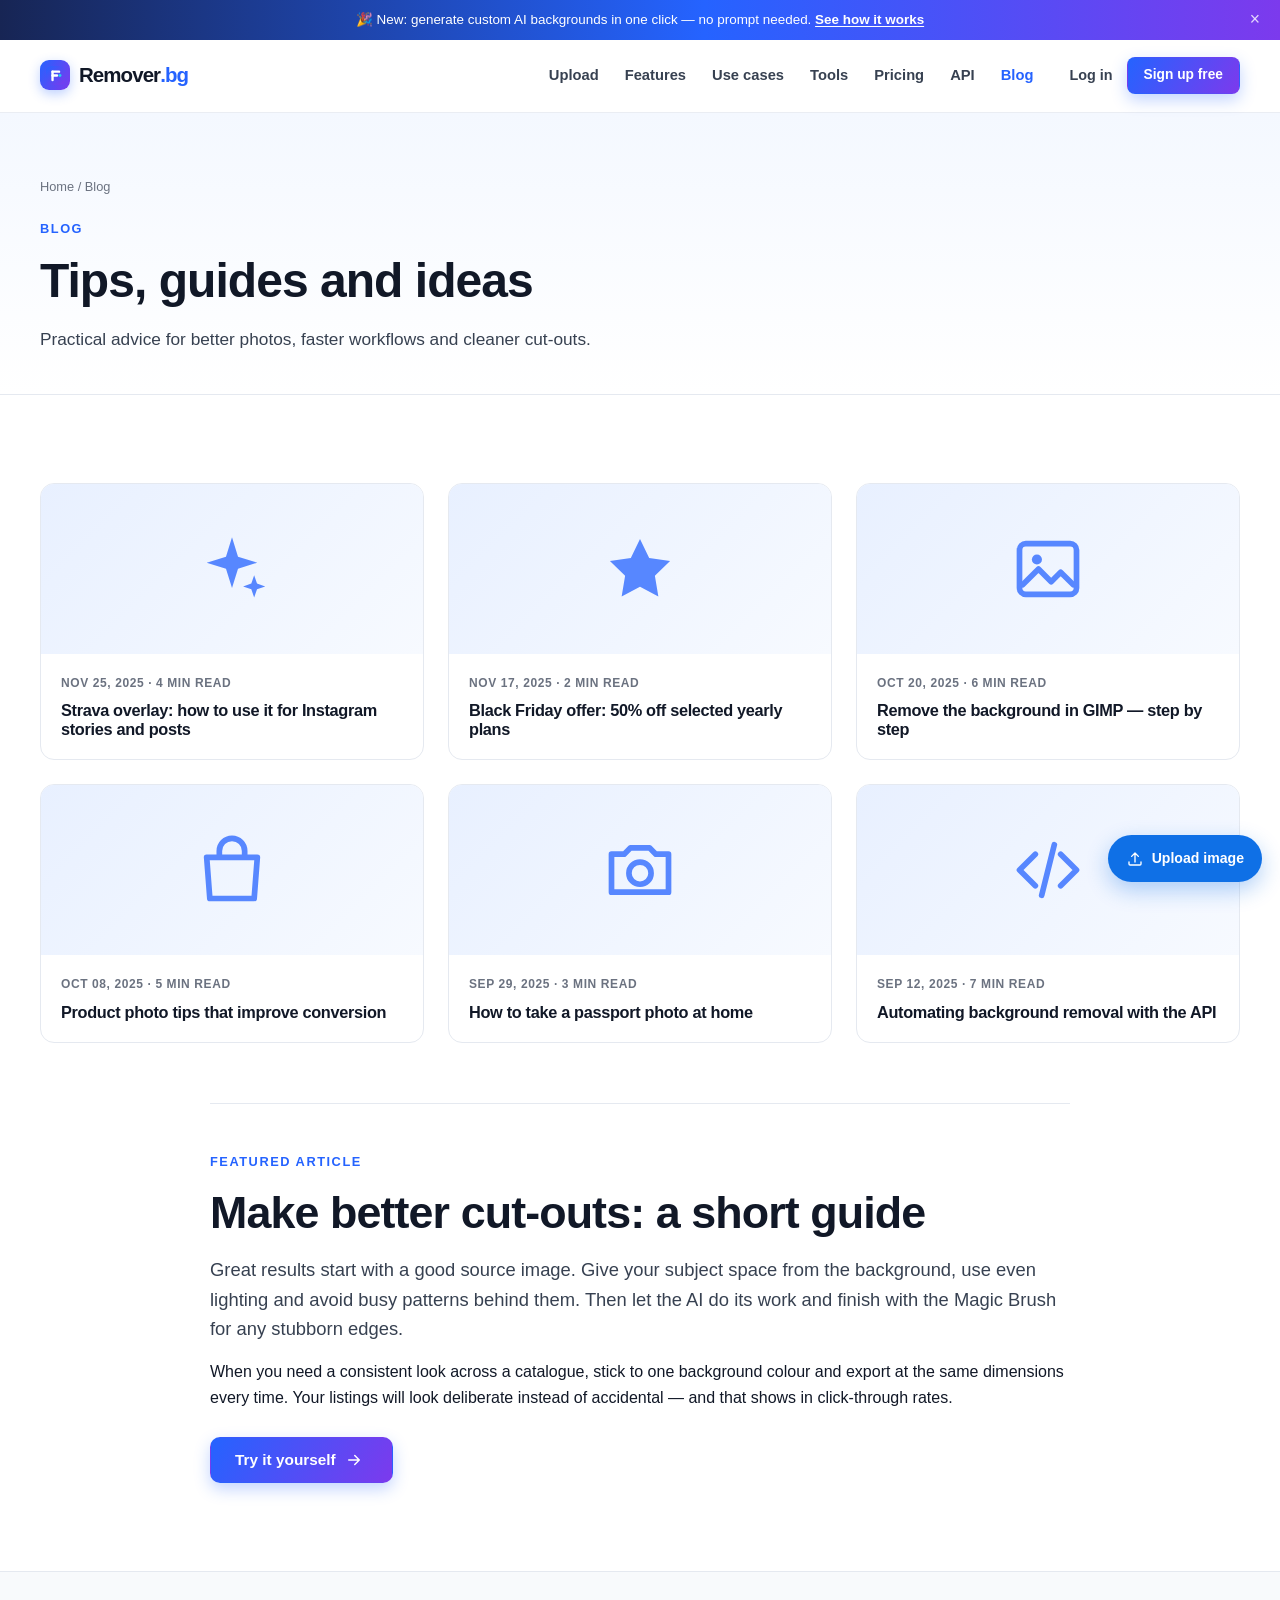
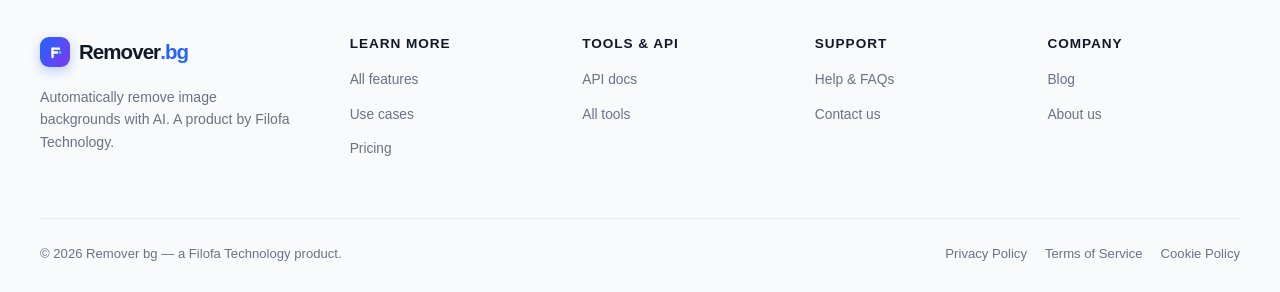
<file: blog.html>
<!DOCTYPE html>
<html lang="en">
<head>
<meta charset="UTF-8"><meta name="viewport" content="width=device-width, initial-scale=1">
<title>Blog — Remover bg</title>
<meta name="description" content="Guides and tips for removing image backgrounds, product photography and design workflows.">
<link rel="icon" href="assets/img/favicon.svg" type="image/svg+xml"><link rel="stylesheet" href="assets/css/style.css">
</head>
<body>
<div class="announce">🎉 New: generate custom AI backgrounds in one click — no prompt needed. <a href="features.html#generator">See how it works</a><button class="announce-close" aria-label="Dismiss">×</button></div>
<header class="site-header"><div class="container header-inner">
  <a href="index.html" class="logo"><span class="logo-mark"><svg><use href="#i-filofa"/></svg></span><span>Remover<b>.bg</b></span></a>
  <nav class="main-nav"><a href="upload.html">Upload</a><a href="features.html">Features</a><a href="use-cases.html">Use cases</a><a href="tools.html">Tools</a><a href="pricing.html">Pricing</a><a href="api.html">API</a><a href="blog.html">Blog</a></nav>
  <div class="header-actions"><a href="contact.html" class="login">Log in</a><a href="pricing.html" class="btn btn-primary btn-sm">Sign up free</a><button class="menu-toggle" aria-label="Open menu"><span></span><span></span><span></span></button></div>
</div></header>

<section class="page-hero"><div class="container">
  <div class="breadcrumb"><a href="index.html">Home</a> / Blog</div><span class="eyebrow">Blog</span>
  <h1>Tips, guides and ideas</h1><p>Practical advice for better photos, faster workflows and cleaner cut-outs.</p>
</div></section>

<section class="section"><div class="container">
  <div class="grid grid-3">
    <a class="post reveal" href="#strava" id="strava"><div class="post-art"><svg><use href="#i-spark"/></svg></div><div class="post-body"><div class="post-date">Nov 25, 2025 · 4 min read</div><h3>Strava overlay: how to use it for Instagram stories and posts</h3></div></a>
    <a class="post reveal" href="#black-friday"><div class="post-art"><svg><use href="#i-star"/></svg></div><div class="post-body"><div class="post-date">Nov 17, 2025 · 2 min read</div><h3>Black Friday offer: 50% off selected yearly plans</h3></div></a>
    <a class="post reveal" href="#gimp" id="gimp"><div class="post-art"><svg><use href="#i-image"/></svg></div><div class="post-body"><div class="post-date">Oct 20, 2025 · 6 min read</div><h3>Remove the background in GIMP — step by step</h3></div></a>
    <a class="post reveal" href="#ecommerce" id="ecommerce"><div class="post-art"><svg><use href="#i-bag"/></svg></div><div class="post-body"><div class="post-date">Oct 08, 2025 · 5 min read</div><h3>Product photo tips that improve conversion</h3></div></a>
    <a class="post reveal" href="#passport"><div class="post-art"><svg><use href="#i-camera"/></svg></div><div class="post-body"><div class="post-date">Sep 29, 2025 · 3 min read</div><h3>How to take a passport photo at home</h3></div></a>
    <a class="post reveal" href="#api-guide"><div class="post-art"><svg><use href="#i-api"/></svg></div><div class="post-body"><div class="post-date">Sep 12, 2025 · 7 min read</div><h3>Automating background removal with the API</h3></div></a>
  </div>

  <div style="margin-top:60px;border-top:1px solid var(--line);padding-top:44px" class="container-narrow">
    <span class="eyebrow">Featured article</span>
    <h2>Make better cut-outs: a short guide</h2>
    <p class="lead">Great results start with a good source image. Give your subject space from the background, use even lighting and avoid busy patterns behind them. Then let the AI do its work and finish with the Magic Brush for any stubborn edges.</p>
    <p>When you need a consistent look across a catalogue, stick to one background colour and export at the same dimensions every time. Your listings will look deliberate instead of accidental — and that shows in click-through rates.</p>
    <a href="index.html" class="btn btn-primary" style="margin-top:10px">Try it yourself <svg class="inline-icon"><use href="#i-arrow"/></svg></a>
  </div>
</div></section>

<footer class="site-footer"><div class="container">
  <div class="footer-grid">
    <div class="footer-brand"><a href="index.html" class="logo"><span class="logo-mark"><svg><use href="#i-filofa"/></svg></span><span>Remover<b>.bg</b></span></a><p>Automatically remove image backgrounds with AI. A product by Filofa Technology.</p></div>
    <div class="footer-col"><h4>Learn more</h4><ul><li><a href="features.html">All features</a></li><li><a href="use-cases.html">Use cases</a></li><li><a href="pricing.html">Pricing</a></li></ul></div>
    <div class="footer-col"><h4>Tools &amp; API</h4><ul><li><a href="api.html">API docs</a></li><li><a href="tools.html">All tools</a></li></ul></div>
    <div class="footer-col"><h4>Support</h4><ul><li><a href="faq.html">Help &amp; FAQs</a></li><li><a href="contact.html">Contact us</a></li></ul></div>
    <div class="footer-col"><h4>Company</h4><ul><li><a href="blog.html">Blog</a></li><li><a href="about.html">About us</a></li></ul></div>
  </div>
  <div class="footer-bottom"><p>© 2026 Remover bg — a Filofa Technology product.</p><div class="footer-legal"><a href="privacy.html">Privacy Policy</a><a href="terms.html">Terms of Service</a><a href="cookies.html">Cookie Policy</a></div></div>
</div></footer>
<script src="assets/js/icons.js"></script><script src="assets/js/site.js"></script>
</body></html>
</file>
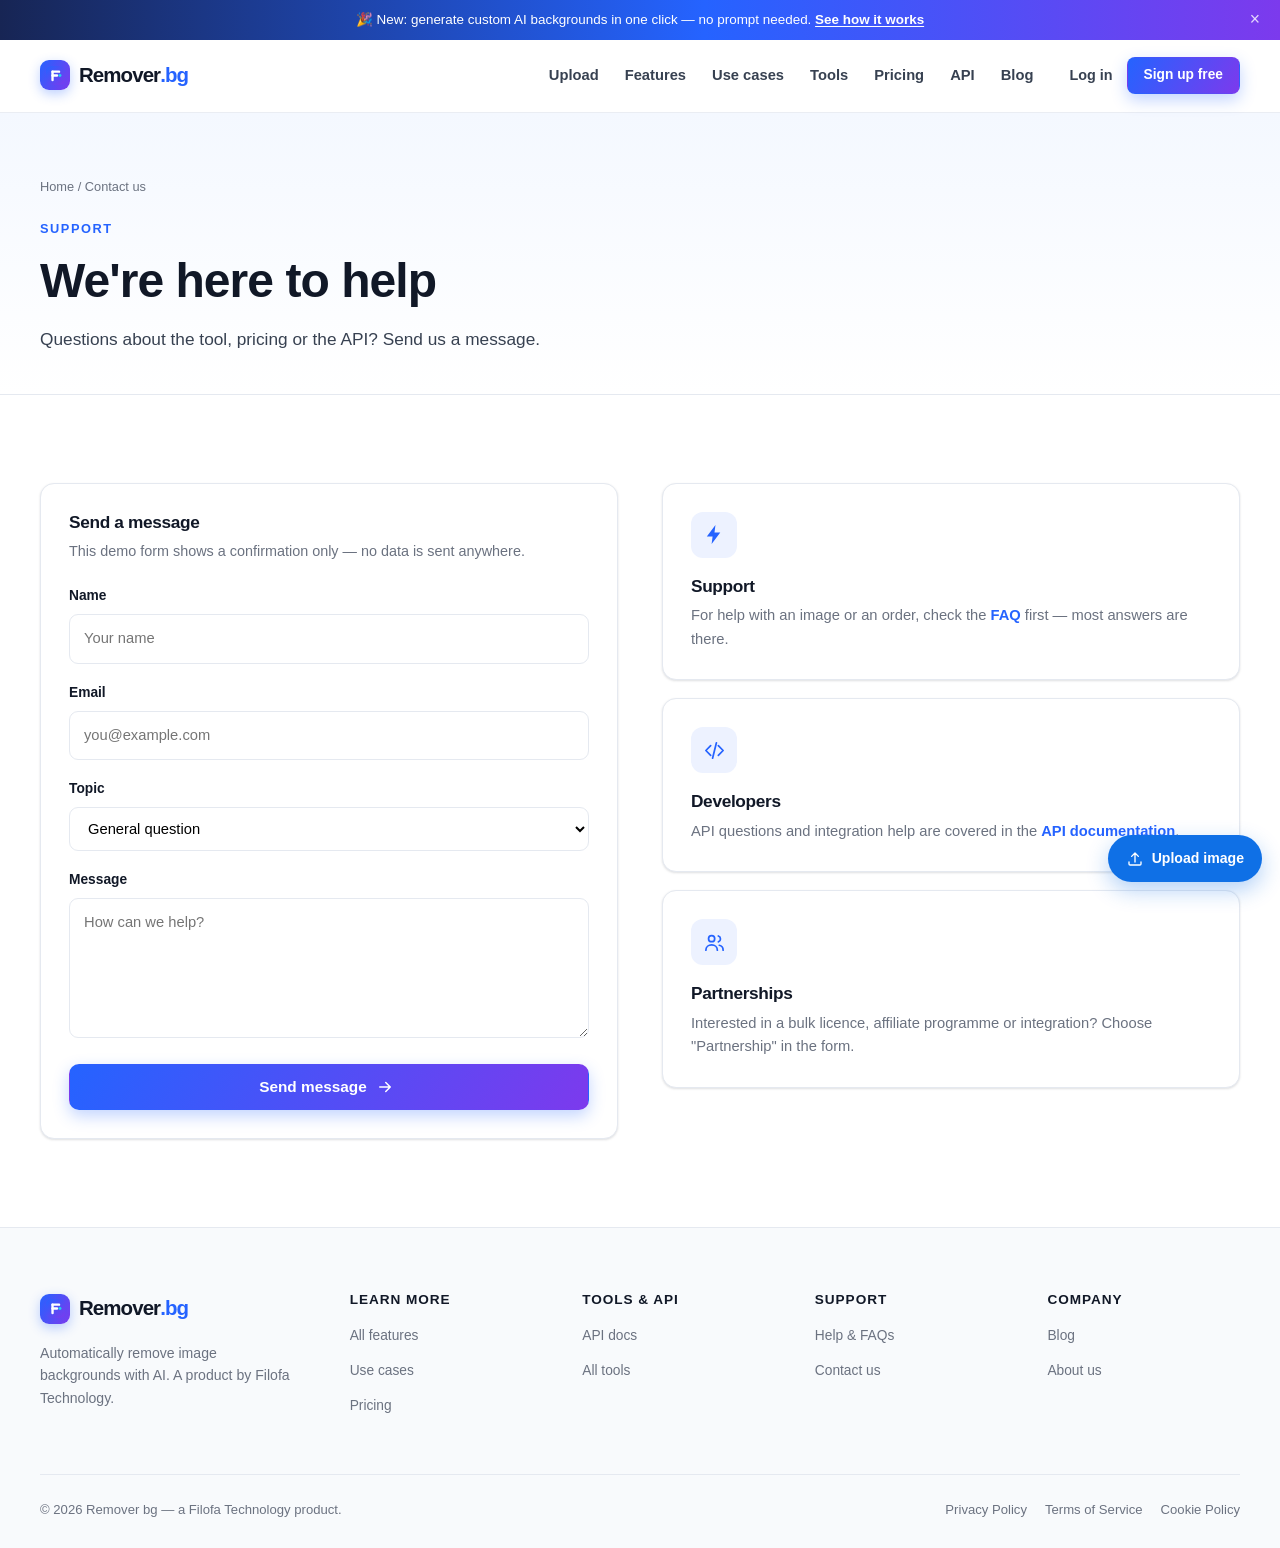
<file: contact.html>
<!DOCTYPE html>
<html lang="en">
<head>
<meta charset="UTF-8"><meta name="viewport" content="width=device-width, initial-scale=1">
<title>Contact us — Remover bg</title>
<meta name="description" content="Get in touch with the Remover bg team for support, sales and partnership enquiries.">
<link rel="icon" href="assets/img/favicon.svg" type="image/svg+xml"><link rel="stylesheet" href="assets/css/style.css">
</head>
<body>
<div class="announce">🎉 New: generate custom AI backgrounds in one click — no prompt needed. <a href="features.html#generator">See how it works</a><button class="announce-close" aria-label="Dismiss">×</button></div>
<header class="site-header"><div class="container header-inner">
  <a href="index.html" class="logo"><span class="logo-mark"><svg><use href="#i-filofa"/></svg></span><span>Remover<b>.bg</b></span></a>
  <nav class="main-nav"><a href="upload.html">Upload</a><a href="features.html">Features</a><a href="use-cases.html">Use cases</a><a href="tools.html">Tools</a><a href="pricing.html">Pricing</a><a href="api.html">API</a><a href="blog.html">Blog</a></nav>
  <div class="header-actions"><a href="contact.html" class="login">Log in</a><a href="pricing.html" class="btn btn-primary btn-sm">Sign up free</a><button class="menu-toggle" aria-label="Open menu"><span></span><span></span><span></span></button></div>
</div></header>

<section class="page-hero"><div class="container">
  <div class="breadcrumb"><a href="index.html">Home</a> / Contact us</div><span class="eyebrow">Support</span>
  <h1>We're here to help</h1><p>Questions about the tool, pricing or the API? Send us a message.</p>
</div></section>

<section class="section"><div class="container">
  <div class="grid grid-2" style="gap:44px">
    <div class="card reveal">
      <h3>Send a message</h3>
      <p class="muted" style="font-size:.9rem">This demo form shows a confirmation only — no data is sent anywhere.</p>
      <form data-demo-form style="margin-top:22px">
        <div class="field"><label for="name">Name</label><input id="name" name="name" required placeholder="Your name"></div>
        <div class="field"><label for="email">Email</label><input id="email" name="email" type="email" required placeholder="you@example.com"></div>
        <div class="field"><label for="topic">Topic</label><select id="topic" name="topic"><option>General question</option><option>Support</option><option>Sales</option><option>Partnership</option><option>Bug report</option></select></div>
        <div class="field"><label for="message">Message</label><textarea id="message" name="message" required placeholder="How can we help?"></textarea></div>
        <button class="btn btn-primary btn-block" type="submit">Send message <svg class="inline-icon"><use href="#i-arrow"/></svg></button>
      </form>
    </div>
    <div class="reveal">
      <div class="card" style="margin-bottom:18px"><div class="card-icon"><svg><use href="#i-bolt"/></svg></div><h3>Support</h3><p>For help with an image or an order, check the <a href="faq.html" style="color:var(--blue);font-weight:700">FAQ</a> first — most answers are there.</p></div>
      <div class="card" style="margin-bottom:18px"><div class="card-icon"><svg><use href="#i-api"/></svg></div><h3>Developers</h3><p>API questions and integration help are covered in the <a href="api.html" style="color:var(--blue);font-weight:700">API documentation</a>.</p></div>
      <div class="card"><div class="card-icon"><svg><use href="#i-users"/></svg></div><h3>Partnerships</h3><p>Interested in a bulk licence, affiliate programme or integration? Choose "Partnership" in the form.</p></div>
    </div>
  </div>
</div></section>

<footer class="site-footer"><div class="container">
  <div class="footer-grid">
    <div class="footer-brand"><a href="index.html" class="logo"><span class="logo-mark"><svg><use href="#i-filofa"/></svg></span><span>Remover<b>.bg</b></span></a><p>Automatically remove image backgrounds with AI. A product by Filofa Technology.</p></div>
    <div class="footer-col"><h4>Learn more</h4><ul><li><a href="features.html">All features</a></li><li><a href="use-cases.html">Use cases</a></li><li><a href="pricing.html">Pricing</a></li></ul></div>
    <div class="footer-col"><h4>Tools &amp; API</h4><ul><li><a href="api.html">API docs</a></li><li><a href="tools.html">All tools</a></li></ul></div>
    <div class="footer-col"><h4>Support</h4><ul><li><a href="faq.html">Help &amp; FAQs</a></li><li><a href="contact.html">Contact us</a></li></ul></div>
    <div class="footer-col"><h4>Company</h4><ul><li><a href="blog.html">Blog</a></li><li><a href="about.html">About us</a></li></ul></div>
  </div>
  <div class="footer-bottom"><p>© 2026 Remover bg — a Filofa Technology product.</p><div class="footer-legal"><a href="privacy.html">Privacy Policy</a><a href="terms.html">Terms of Service</a><a href="cookies.html">Cookie Policy</a></div></div>
</div></footer>
<script src="assets/js/icons.js"></script><script src="assets/js/site.js"></script>
</body></html>
</file>
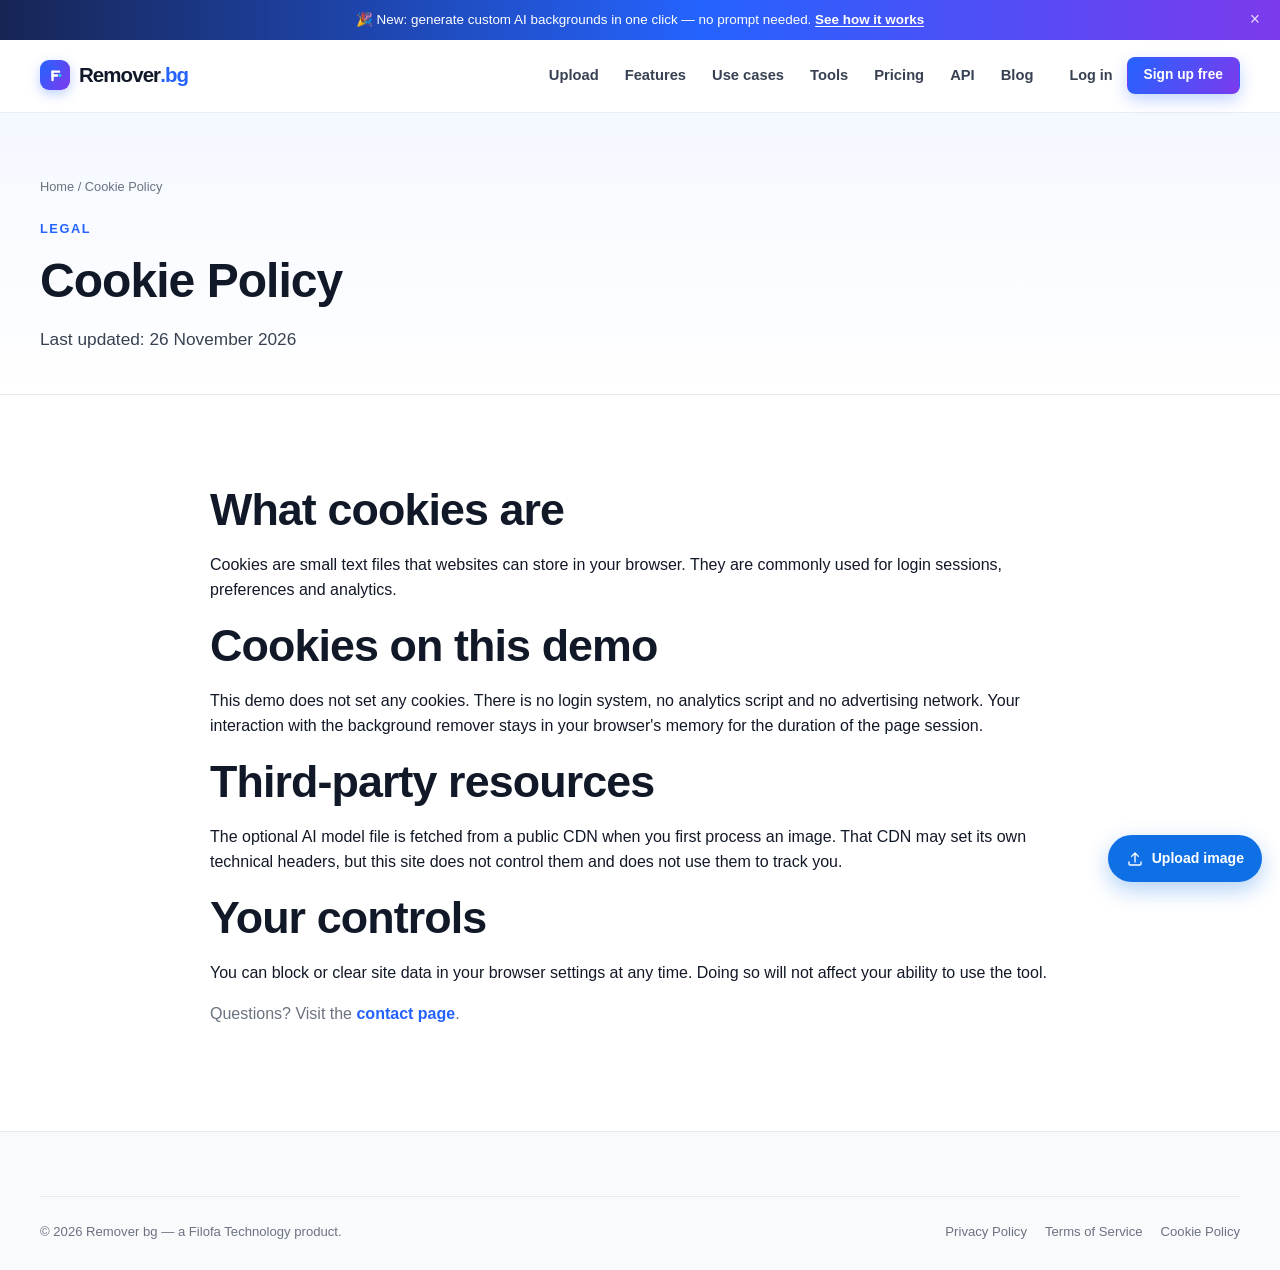
<file: cookies.html>
<!DOCTYPE html>
<html lang="en">
<head>
<meta charset="UTF-8"><meta name="viewport" content="width=device-width, initial-scale=1">
<title>Cookie Policy — Remover bg</title>
<link rel="icon" href="assets/img/favicon.svg" type="image/svg+xml"><link rel="stylesheet" href="assets/css/style.css">
</head>
<body>
<div class="announce">🎉 New: generate custom AI backgrounds in one click — no prompt needed. <a href="features.html#generator">See how it works</a><button class="announce-close" aria-label="Dismiss">×</button></div>
<header class="site-header"><div class="container header-inner">
  <a href="index.html" class="logo"><span class="logo-mark"><svg><use href="#i-filofa"/></svg></span><span>Remover<b>.bg</b></span></a>
  <nav class="main-nav"><a href="upload.html">Upload</a><a href="features.html">Features</a><a href="use-cases.html">Use cases</a><a href="tools.html">Tools</a><a href="pricing.html">Pricing</a><a href="api.html">API</a><a href="blog.html">Blog</a></nav>
  <div class="header-actions"><a href="contact.html" class="login">Log in</a><a href="pricing.html" class="btn btn-primary btn-sm">Sign up free</a><button class="menu-toggle" aria-label="Open menu"><span></span><span></span><span></span></button></div>
</div></header>
<section class="page-hero"><div class="container"><div class="breadcrumb"><a href="index.html">Home</a> / Cookie Policy</div><span class="eyebrow">Legal</span><h1>Cookie Policy</h1><p>Last updated: 26 November 2026</p></div></section>
<section class="section"><div class="container-narrow">
  <h2>What cookies are</h2><p>Cookies are small text files that websites can store in your browser. They are commonly used for login sessions, preferences and analytics.</p>
  <h2>Cookies on this demo</h2><p>This demo does not set any cookies. There is no login system, no analytics script and no advertising network. Your interaction with the background remover stays in your browser's memory for the duration of the page session.</p>
  <h2>Third-party resources</h2><p>The optional AI model file is fetched from a public CDN when you first process an image. That CDN may set its own technical headers, but this site does not control them and does not use them to track you.</p>
  <h2>Your controls</h2><p>You can block or clear site data in your browser settings at any time. Doing so will not affect your ability to use the tool.</p>
  <p class="muted">Questions? Visit the <a href="contact.html" style="color:var(--blue);font-weight:700">contact page</a>.</p>
</div></section>
<footer class="site-footer"><div class="container"><div class="footer-bottom"><p>© 2026 Remover bg — a Filofa Technology product.</p><div class="footer-legal"><a href="privacy.html">Privacy Policy</a><a href="terms.html">Terms of Service</a><a href="cookies.html">Cookie Policy</a></div></div></div></footer>
<script src="assets/js/icons.js"></script><script src="assets/js/site.js"></script>
</body></html>
</file>
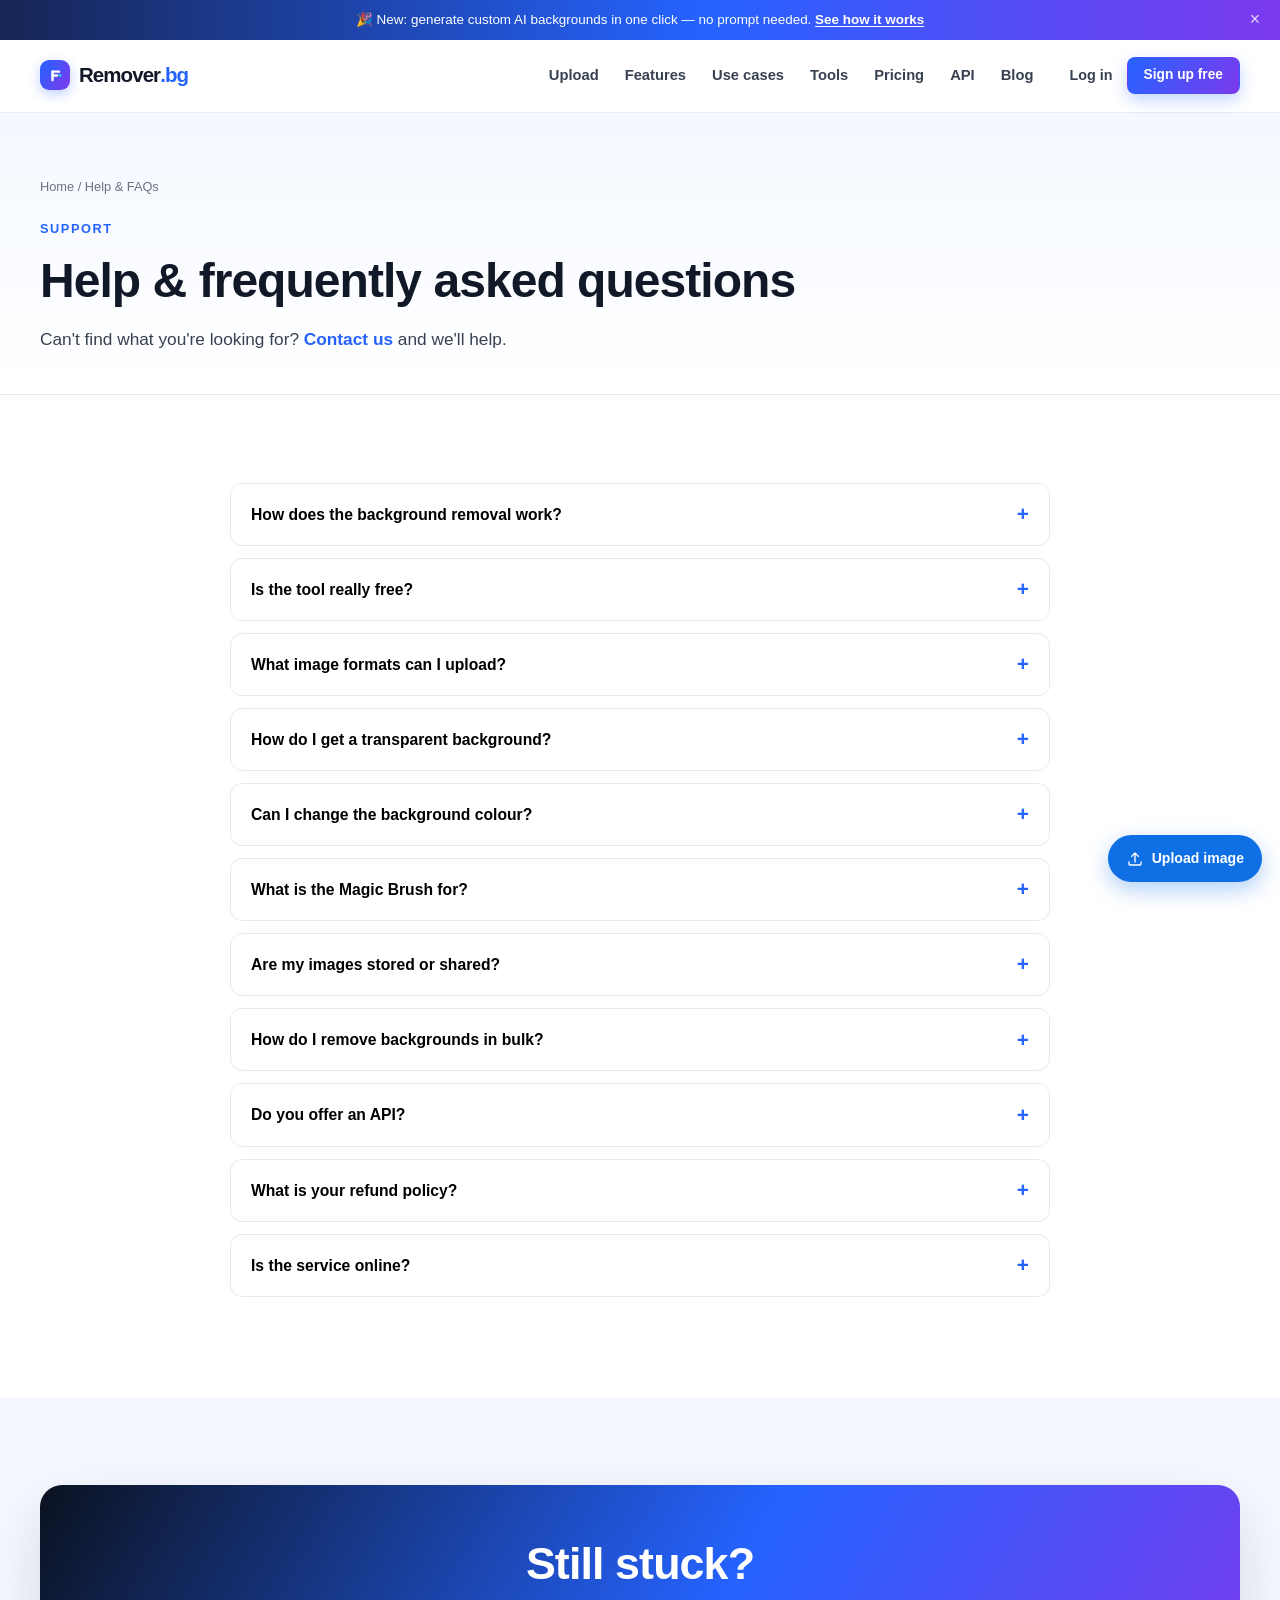
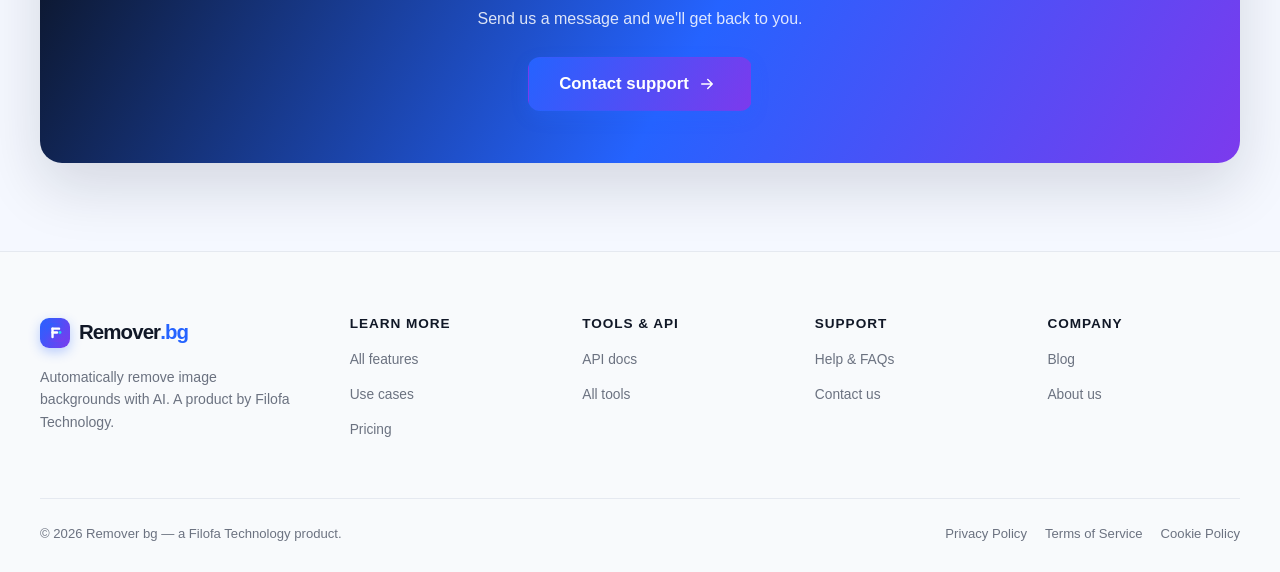
<file: faq.html>
<!DOCTYPE html>
<html lang="en">
<head>
<meta charset="UTF-8"><meta name="viewport" content="width=device-width, initial-scale=1">
<title>Help &amp; FAQs — Remover bg</title>
<meta name="description" content="Answers to common questions about removing image backgrounds, downloads, credits, privacy and the API.">
<link rel="icon" href="assets/img/favicon.svg" type="image/svg+xml"><link rel="stylesheet" href="assets/css/style.css">
</head>
<body>
<div class="announce">🎉 New: generate custom AI backgrounds in one click — no prompt needed. <a href="features.html#generator">See how it works</a><button class="announce-close" aria-label="Dismiss">×</button></div>
<header class="site-header"><div class="container header-inner">
  <a href="index.html" class="logo"><span class="logo-mark"><svg><use href="#i-filofa"/></svg></span><span>Remover<b>.bg</b></span></a>
  <nav class="main-nav"><a href="upload.html">Upload</a><a href="features.html">Features</a><a href="use-cases.html">Use cases</a><a href="tools.html">Tools</a><a href="pricing.html">Pricing</a><a href="api.html">API</a><a href="blog.html">Blog</a></nav>
  <div class="header-actions"><a href="contact.html" class="login">Log in</a><a href="pricing.html" class="btn btn-primary btn-sm">Sign up free</a><button class="menu-toggle" aria-label="Open menu"><span></span><span></span><span></span></button></div>
</div></header>

<section class="page-hero"><div class="container">
  <div class="breadcrumb"><a href="index.html">Home</a> / Help &amp; FAQs</div><span class="eyebrow">Support</span>
  <h1>Help &amp; frequently asked questions</h1><p>Can't find what you're looking for? <a href="contact.html" style="color:var(--blue);font-weight:700">Contact us</a> and we'll help.</p>
</div></section>

<section class="section"><div class="container-narrow">
  <div class="accordion">
    <div class="acc-item"><button class="acc-q">How does the background removal work?<span class="plus">+</span></button><div class="acc-a"><p>We use a machine-learning model trained on millions of images. It identifies the main subject and separates it from everything behind it, then saves the result as a PNG with a transparent background.</p></div></div>
    <div class="acc-item"><button class="acc-q">Is the tool really free?<span class="plus">+</span></button><div class="acc-a"><p>Yes — you can remove backgrounds for free with low-resolution downloads and a limited number of images. High-resolution exports, bulk processing and API access are available in the paid plans.</p></div></div>
    <div class="acc-item"><button class="acc-q">What image formats can I upload?<span class="plus">+</span></button><div class="acc-a"><p>JPG, PNG, WebP and BMP are supported. The maximum file size on this demo is 15 MB. For best results, use a photo where the subject is clearly separated from the background.</p></div></div>
    <div class="acc-item"><button class="acc-q">How do I get a transparent background?<span class="plus">+</span></button><div class="acc-a"><p>Just download as PNG with the "Transparent" background option selected. The checkerboard you see in the preview indicates transparent pixels — it is not part of the saved image.</p></div></div>
    <div class="acc-item"><button class="acc-q">Can I change the background colour?<span class="plus">+</span></button><div class="acc-a"><p>Yes. After processing, choose white, black or a custom colour from the swatches under the result. You can also generate a new AI background from the features page.</p></div></div>
    <div class="acc-item"><button class="acc-q">What is the Magic Brush for?<span class="plus">+</span></button><div class="acc-a"><p>The AI handles most images perfectly, but tricky edges sometimes need a human touch. Use Restore to bring back pixels from your original photo, or Erase to remove anything left behind.</p></div></div>
    <div class="acc-item"><button class="acc-q">Are my images stored or shared?<span class="plus">+</span></button><div class="acc-a"><p>Images are processed only to produce your result. In this demo, everything runs locally in your browser unless you configure a server API endpoint. See the Privacy Policy for details.</p></div></div>
    <div class="acc-item"><button class="acc-q">How do I remove backgrounds in bulk?<span class="plus">+</span></button><div class="acc-a"><p>Use the API with a ZIP upload or the async endpoint with webhooks. Paid subscriptions include bulk processing of up to 500 images per minute.</p></div></div>
    <div class="acc-item"><button class="acc-q">Do you offer an API?<span class="plus">+</span></button><div class="acc-a"><p>Yes. The REST API is documented on the <a href="api.html" style="color:var(--blue);font-weight:700">API page</a> with examples for cURL, JavaScript, Python and PHP.</p></div></div>
    <div class="acc-item" id="refunds"><button class="acc-q">What is your refund policy?<span class="plus">+</span></button><div class="acc-a"><p>If a paid order fails to deliver, contact us within 14 days with your order details and we'll review it. Unused credits can be refunded at our discretion.</p></div></div>
    <div class="acc-item" id="status"><button class="acc-q">Is the service online?<span class="plus">+</span></button><div class="acc-a"><p>Status is normally shown on the platform status page. If you experience repeated errors, try again in a few minutes or <a href="contact.html" style="color:var(--blue);font-weight:700">report the issue</a>.</p></div></div>
  </div>
</div></section>

<section class="section section-blue"><div class="container cta-band reveal"><h2>Still stuck?</h2><p>Send us a message and we'll get back to you.</p><a href="contact.html" class="btn btn-primary btn-lg">Contact support <svg class="inline-icon"><use href="#i-arrow"/></svg></a></div></section>

<footer class="site-footer"><div class="container">
  <div class="footer-grid">
    <div class="footer-brand"><a href="index.html" class="logo"><span class="logo-mark"><svg><use href="#i-filofa"/></svg></span><span>Remover<b>.bg</b></span></a><p>Automatically remove image backgrounds with AI. A product by Filofa Technology.</p></div>
    <div class="footer-col"><h4>Learn more</h4><ul><li><a href="features.html">All features</a></li><li><a href="use-cases.html">Use cases</a></li><li><a href="pricing.html">Pricing</a></li></ul></div>
    <div class="footer-col"><h4>Tools &amp; API</h4><ul><li><a href="api.html">API docs</a></li><li><a href="tools.html">All tools</a></li></ul></div>
    <div class="footer-col"><h4>Support</h4><ul><li><a href="faq.html">Help &amp; FAQs</a></li><li><a href="contact.html">Contact us</a></li></ul></div>
    <div class="footer-col"><h4>Company</h4><ul><li><a href="blog.html">Blog</a></li><li><a href="about.html">About us</a></li></ul></div>
  </div>
  <div class="footer-bottom"><p>© 2026 Remover bg — a Filofa Technology product.</p><div class="footer-legal"><a href="privacy.html">Privacy Policy</a><a href="terms.html">Terms of Service</a><a href="cookies.html">Cookie Policy</a></div></div>
</div></footer>
<script src="assets/js/icons.js"></script><script src="assets/js/site.js"></script>
</body></html>
</file>
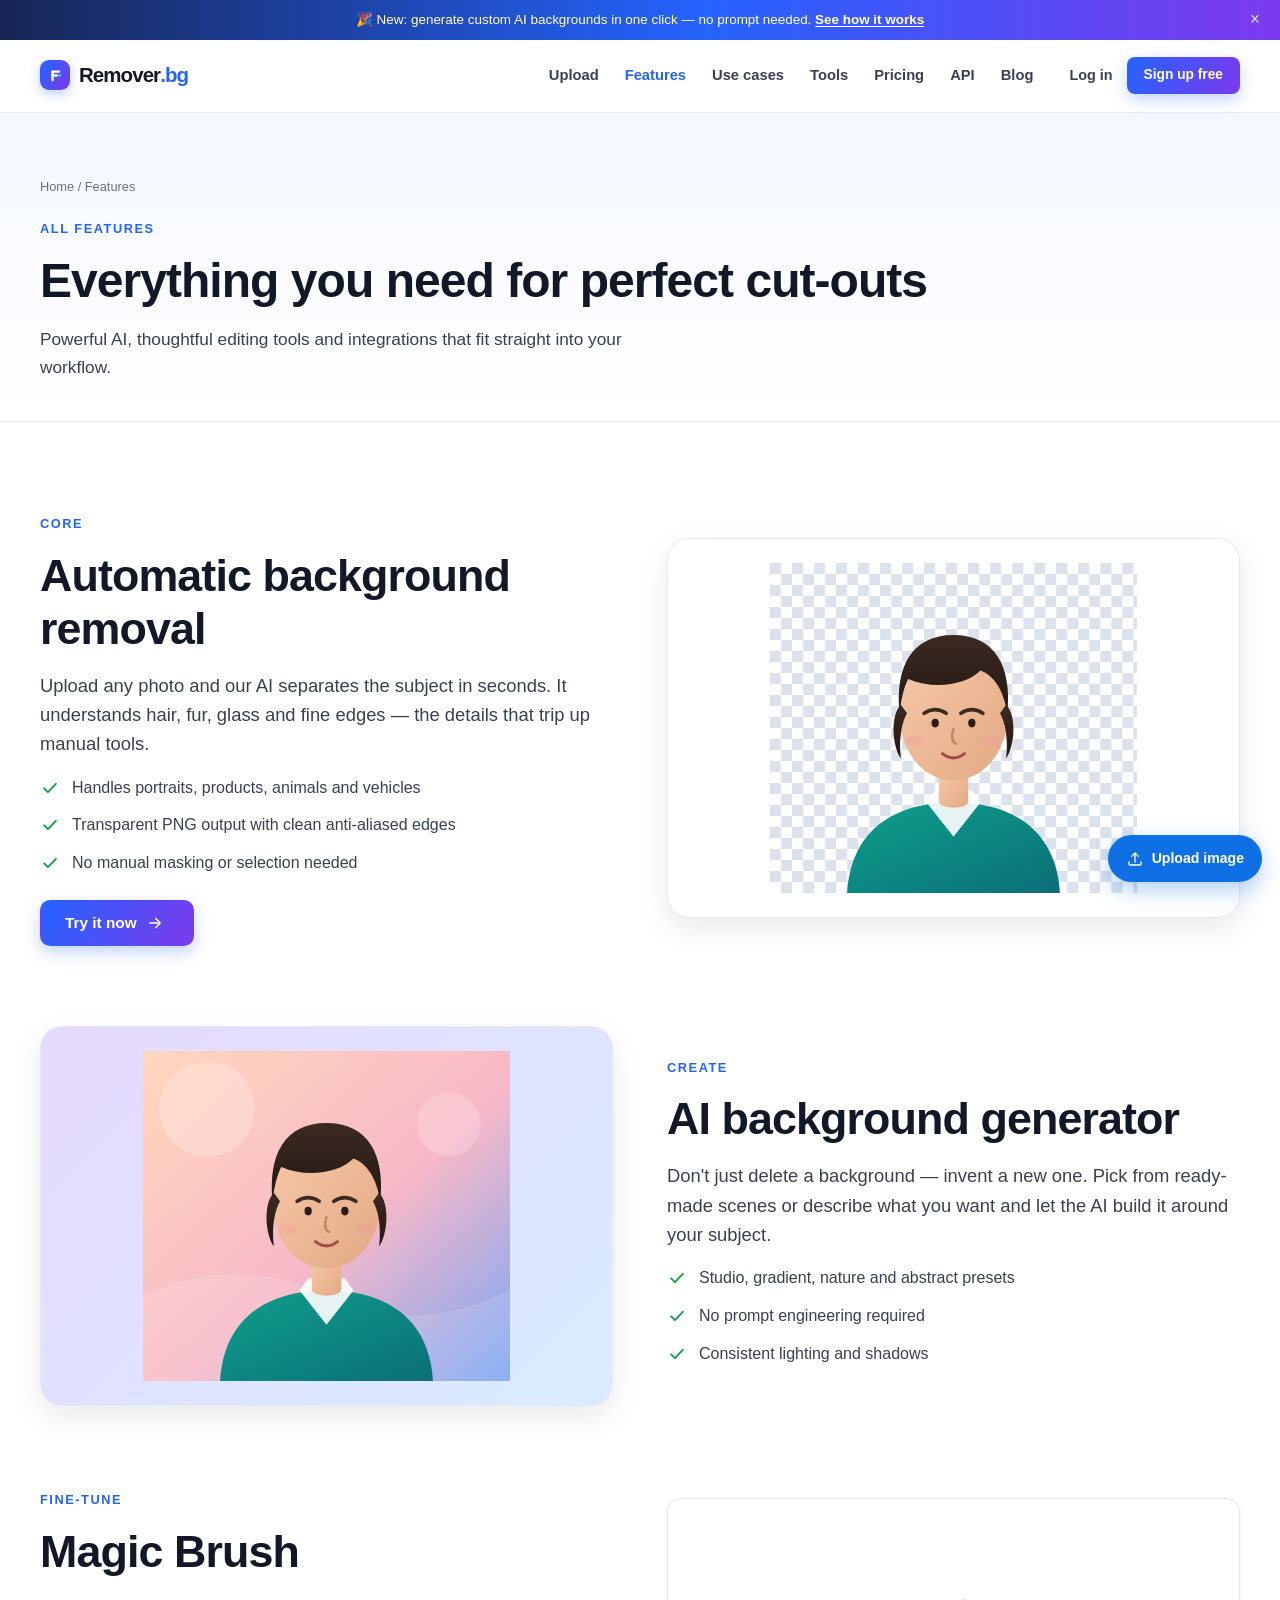
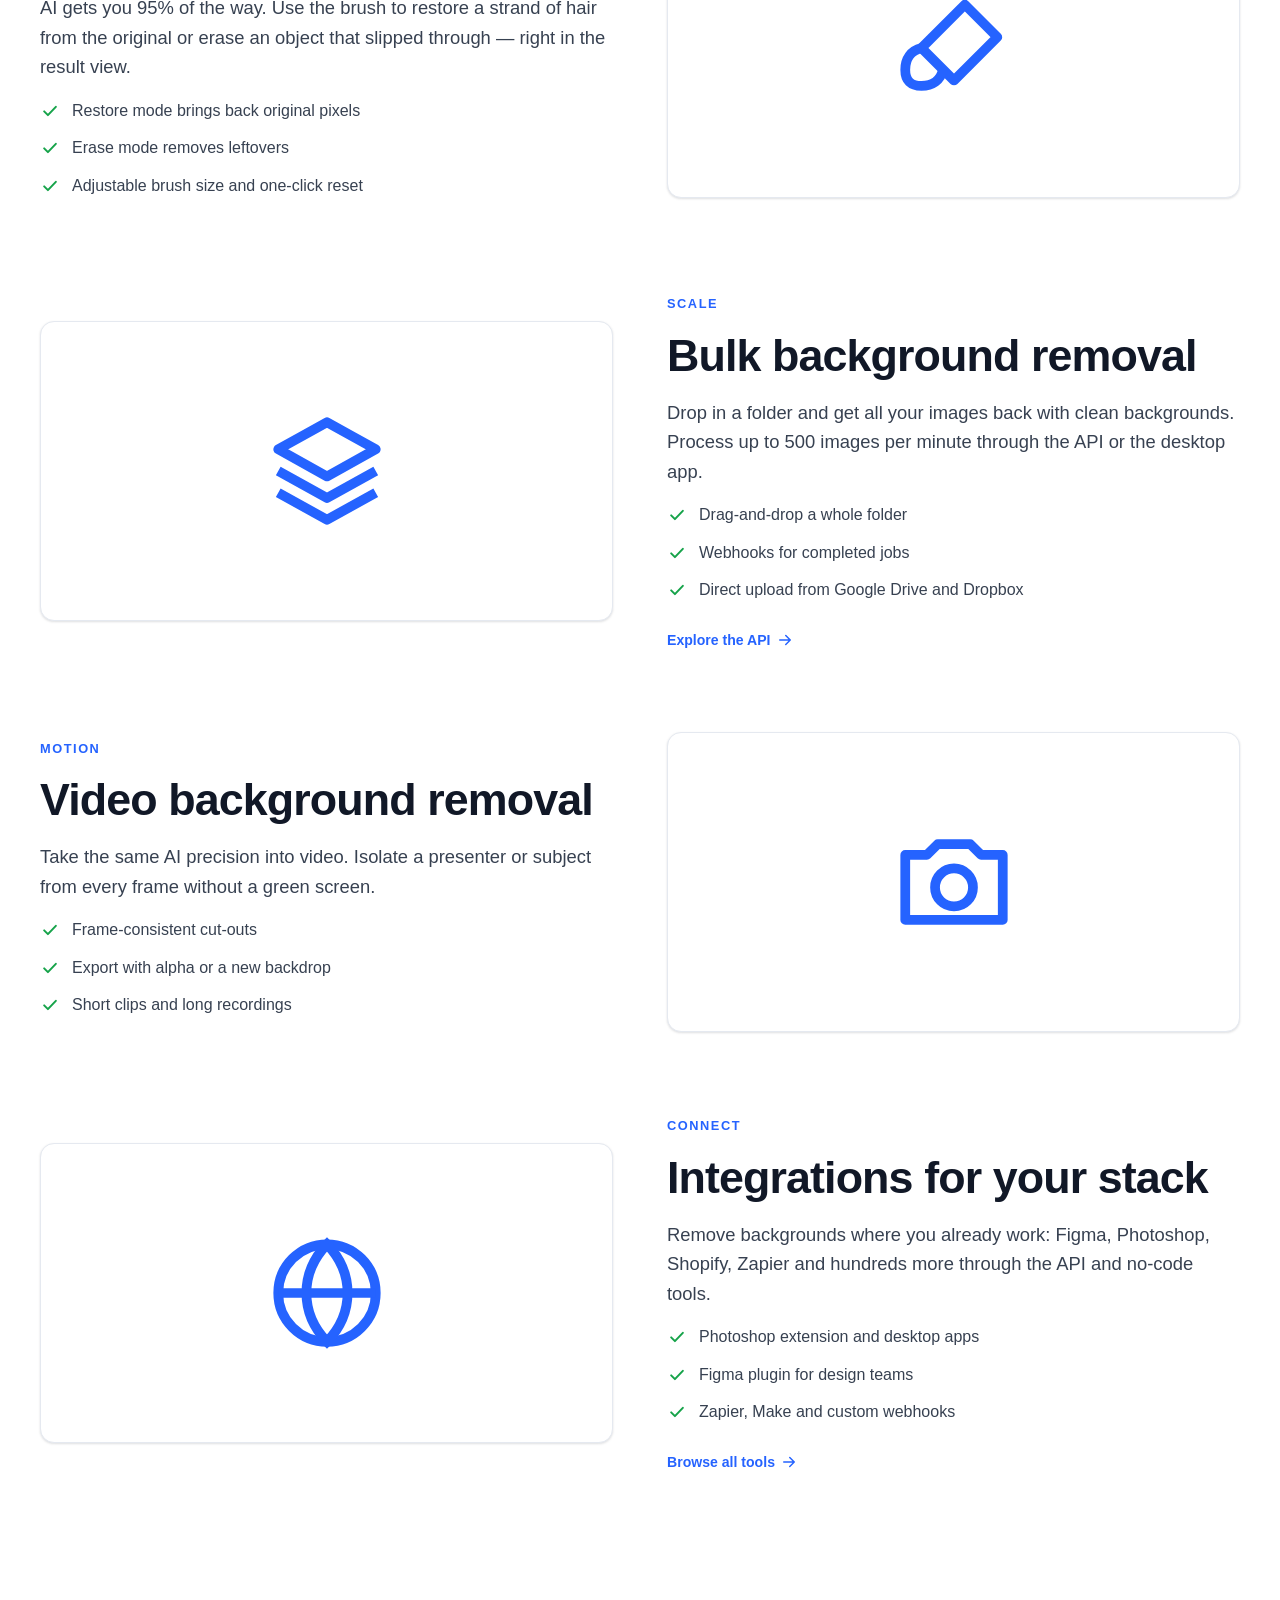
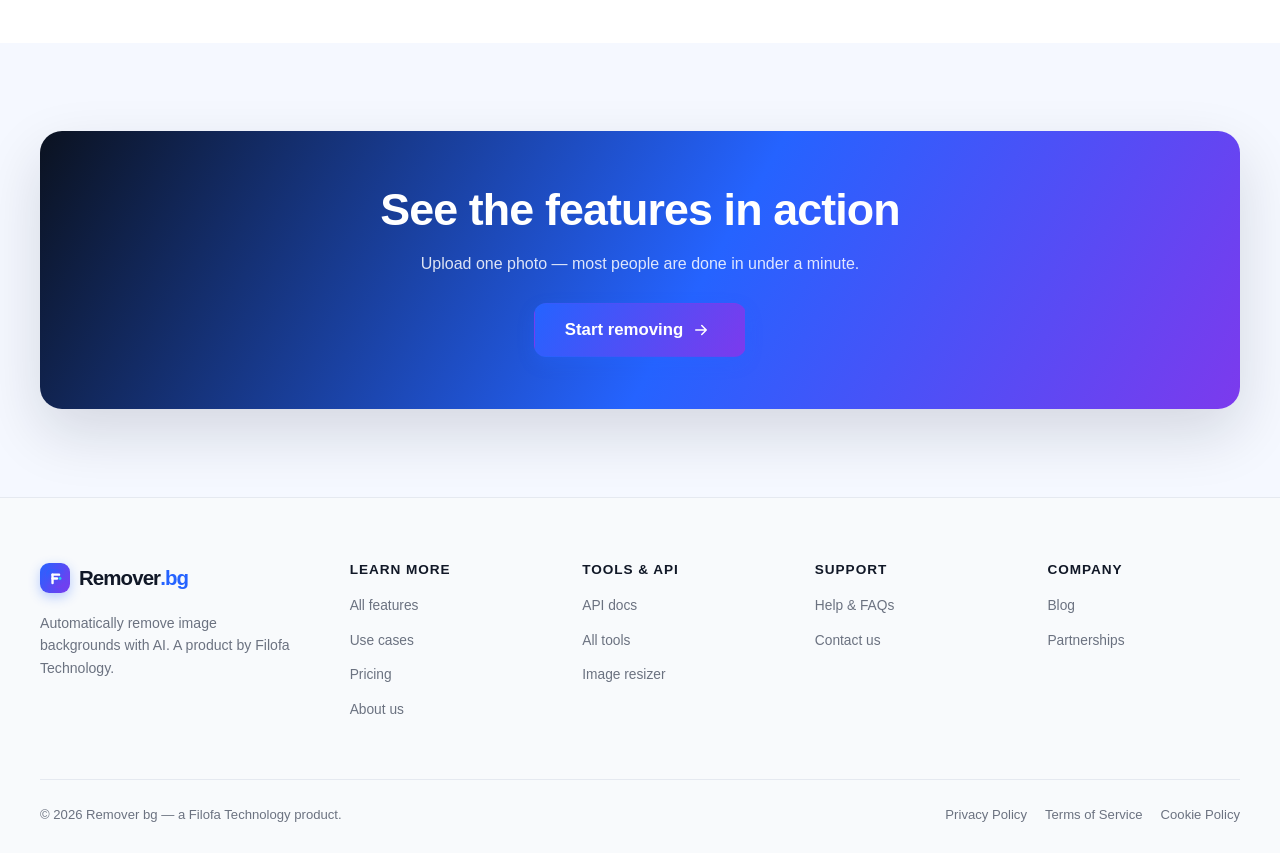
<file: features.html>
<!DOCTYPE html>
<html lang="en">
<head>
<meta charset="UTF-8"><meta name="viewport" content="width=device-width, initial-scale=1">
<title>All features — Remover bg</title>
<meta name="description" content="Explore every Remover bg feature: AI background removal, background generator, Magic Brush, bulk editing, integrations and more.">
<link rel="icon" href="assets/img/favicon.svg" type="image/svg+xml">
<link rel="stylesheet" href="assets/css/style.css">
<style>.feature-row{display:grid;grid-template-columns:1fr 1fr;gap:54px;align-items:center;margin-bottom:80px}.feature-row:nth-child(even) .feature-row-art{order:-1}@media(max-width:860px){.feature-row{grid-template-columns:1fr;gap:26px}.feature-row:nth-child(even) .feature-row-art{order:0}}</style>
</head>
<body>
<div class="announce">🎉 New: generate custom AI backgrounds in one click — no prompt needed. <a href="#generator">See how it works</a><button class="announce-close" aria-label="Dismiss">×</button></div>
<header class="site-header"><div class="container header-inner">
  <a href="index.html" class="logo"><span class="logo-mark"><svg><use href="#i-filofa"/></svg></span><span>Remover<b>.bg</b></span></a>
  <nav class="main-nav"><a href="upload.html">Upload</a><a href="features.html">Features</a><a href="use-cases.html">Use cases</a><a href="tools.html">Tools</a><a href="pricing.html">Pricing</a><a href="api.html">API</a><a href="blog.html">Blog</a></nav>
  <div class="header-actions"><a href="contact.html" class="login">Log in</a><a href="pricing.html" class="btn btn-primary btn-sm">Sign up free</a><button class="menu-toggle" aria-label="Open menu"><span></span><span></span><span></span></button></div>
</div></header>

<section class="page-hero"><div class="container">
  <div class="breadcrumb"><a href="index.html">Home</a> / Features</div>
  <span class="eyebrow">All features</span>
  <h1>Everything you need for perfect cut-outs</h1>
  <p>Powerful AI, thoughtful editing tools and integrations that fit straight into your workflow.</p>
</div></section>

<section class="section">
  <div class="container">
    <div class="feature-row reveal">
      <div><span class="eyebrow">Core</span><h2>Automatic background removal</h2><p class="lead">Upload any photo and our AI separates the subject in seconds. It understands hair, fur, glass and fine edges — the details that trip up manual tools.</p>
        <ul class="check-list"><li><svg><use href="#i-check"/></svg><span>Handles portraits, products, animals and vehicles</span></li><li><svg><use href="#i-check"/></svg><span>Transparent PNG output with clean anti-aliased edges</span></li><li><svg><use href="#i-check"/></svg><span>No manual masking or selection needed</span></li></ul>
        <a href="index.html" class="btn btn-primary" style="margin-top:12px">Try it now <svg class="inline-icon"><use href="#i-arrow"/></svg></a>
      </div>
      <div class="feature-row-art usecase-art"><img src="assets/img/after.svg" alt="Clean cut-out" style="max-height:330px"></div>
    </div>

    <div class="feature-row reveal" id="generator">
      <div><span class="eyebrow">Create</span><h2>AI background generator</h2><p class="lead">Don't just delete a background — invent a new one. Pick from ready-made scenes or describe what you want and let the AI build it around your subject.</p>
        <ul class="check-list"><li><svg><use href="#i-check"/></svg><span>Studio, gradient, nature and abstract presets</span></li><li><svg><use href="#i-check"/></svg><span>No prompt engineering required</span></li><li><svg><use href="#i-check"/></svg><span>Consistent lighting and shadows</span></li></ul>
      </div>
      <div class="feature-row-art usecase-art" style="background:linear-gradient(135deg,#e6d9ff,#d9ecff)"><img src="assets/img/before.svg" alt="Generated background example" style="max-height:330px"></div>
    </div>

    <div class="feature-row reveal">
      <div><span class="eyebrow">Fine-tune</span><h2>Magic Brush</h2><p class="lead">AI gets you 95% of the way. Use the brush to restore a strand of hair from the original or erase an object that slipped through — right in the result view.</p>
        <ul class="check-list"><li><svg><use href="#i-check"/></svg><span>Restore mode brings back original pixels</span></li><li><svg><use href="#i-check"/></svg><span>Erase mode removes leftovers</span></li><li><svg><use href="#i-check"/></svg><span>Adjustable brush size and one-click reset</span></li></ul>
      </div>
      <div class="feature-row-art card" style="display:grid;place-items:center;min-height:300px"><svg style="width:130px;height:130px;color:var(--blue)"><use href="#i-brush"/></svg></div>
    </div>

    <div class="feature-row reveal">
      <div><span class="eyebrow">Scale</span><h2>Bulk background removal</h2><p class="lead">Drop in a folder and get all your images back with clean backgrounds. Process up to 500 images per minute through the API or the desktop app.</p>
        <ul class="check-list"><li><svg><use href="#i-check"/></svg><span>Drag-and-drop a whole folder</span></li><li><svg><use href="#i-check"/></svg><span>Webhooks for completed jobs</span></li><li><svg><use href="#i-check"/></svg><span>Direct upload from Google Drive and Dropbox</span></li></ul>
        <a href="api.html" class="card-link">Explore the API <svg class="inline-icon"><use href="#i-arrow"/></svg></a>
      </div>
      <div class="feature-row-art card" style="display:grid;place-items:center;min-height:300px"><svg style="width:130px;height:130px;color:var(--blue)"><use href="#i-layers"/></svg></div>
    </div>

    <div class="feature-row reveal" id="video">
      <div><span class="eyebrow">Motion</span><h2>Video background removal</h2><p class="lead">Take the same AI precision into video. Isolate a presenter or subject from every frame without a green screen.</p>
        <ul class="check-list"><li><svg><use href="#i-check"/></svg><span>Frame-consistent cut-outs</span></li><li><svg><use href="#i-check"/></svg><span>Export with alpha or a new backdrop</span></li><li><svg><use href="#i-check"/></svg><span>Short clips and long recordings</span></li></ul>
      </div>
      <div class="feature-row-art card" style="display:grid;place-items:center;min-height:300px"><svg style="width:130px;height:130px;color:var(--blue)"><use href="#i-camera"/></svg></div>
    </div>

    <div class="feature-row reveal">
      <div><span class="eyebrow">Connect</span><h2>Integrations for your stack</h2><p class="lead">Remove backgrounds where you already work: Figma, Photoshop, Shopify, Zapier and hundreds more through the API and no-code tools.</p>
        <ul class="check-list"><li><svg><use href="#i-check"/></svg><span>Photoshop extension and desktop apps</span></li><li><svg><use href="#i-check"/></svg><span>Figma plugin for design teams</span></li><li><svg><use href="#i-check"/></svg><span>Zapier, Make and custom webhooks</span></li></ul>
        <a href="tools.html" class="card-link">Browse all tools <svg class="inline-icon"><use href="#i-arrow"/></svg></a>
      </div>
      <div class="feature-row-art card" style="display:grid;place-items:center;min-height:300px"><svg style="width:130px;height:130px;color:var(--blue)"><use href="#i-globe"/></svg></div>
    </div>
  </div>
</section>

<section class="section section-blue"><div class="container cta-band reveal">
  <h2>See the features in action</h2><p>Upload one photo — most people are done in under a minute.</p>
  <a href="index.html" class="btn btn-primary btn-lg">Start removing <svg class="inline-icon"><use href="#i-arrow"/></svg></a>
</div></section>

<footer class="site-footer"><div class="container">
  <div class="footer-grid">
    <div class="footer-brand"><a href="index.html" class="logo"><span class="logo-mark"><svg><use href="#i-filofa"/></svg></span><span>Remover<b>.bg</b></span></a><p>Automatically remove image backgrounds with AI. A product by Filofa Technology.</p></div>
    <div class="footer-col"><h4>Learn more</h4><ul><li><a href="features.html">All features</a></li><li><a href="use-cases.html">Use cases</a></li><li><a href="pricing.html">Pricing</a></li><li><a href="about.html">About us</a></li></ul></div>
    <div class="footer-col"><h4>Tools &amp; API</h4><ul><li><a href="api.html">API docs</a></li><li><a href="tools.html">All tools</a></li><li><a href="tools.html#resizer">Image resizer</a></li></ul></div>
    <div class="footer-col"><h4>Support</h4><ul><li><a href="faq.html">Help &amp; FAQs</a></li><li><a href="contact.html">Contact us</a></li></ul></div>
    <div class="footer-col"><h4>Company</h4><ul><li><a href="blog.html">Blog</a></li><li><a href="contact.html">Partnerships</a></li></ul></div>
  </div>
  <div class="footer-bottom"><p>© 2026 Remover bg — a Filofa Technology product.</p><div class="footer-legal"><a href="privacy.html">Privacy Policy</a><a href="terms.html">Terms of Service</a><a href="cookies.html">Cookie Policy</a></div></div>
</div></footer>
<script src="assets/js/icons.js"></script><script src="assets/js/site.js"></script>
</body></html>
</file>
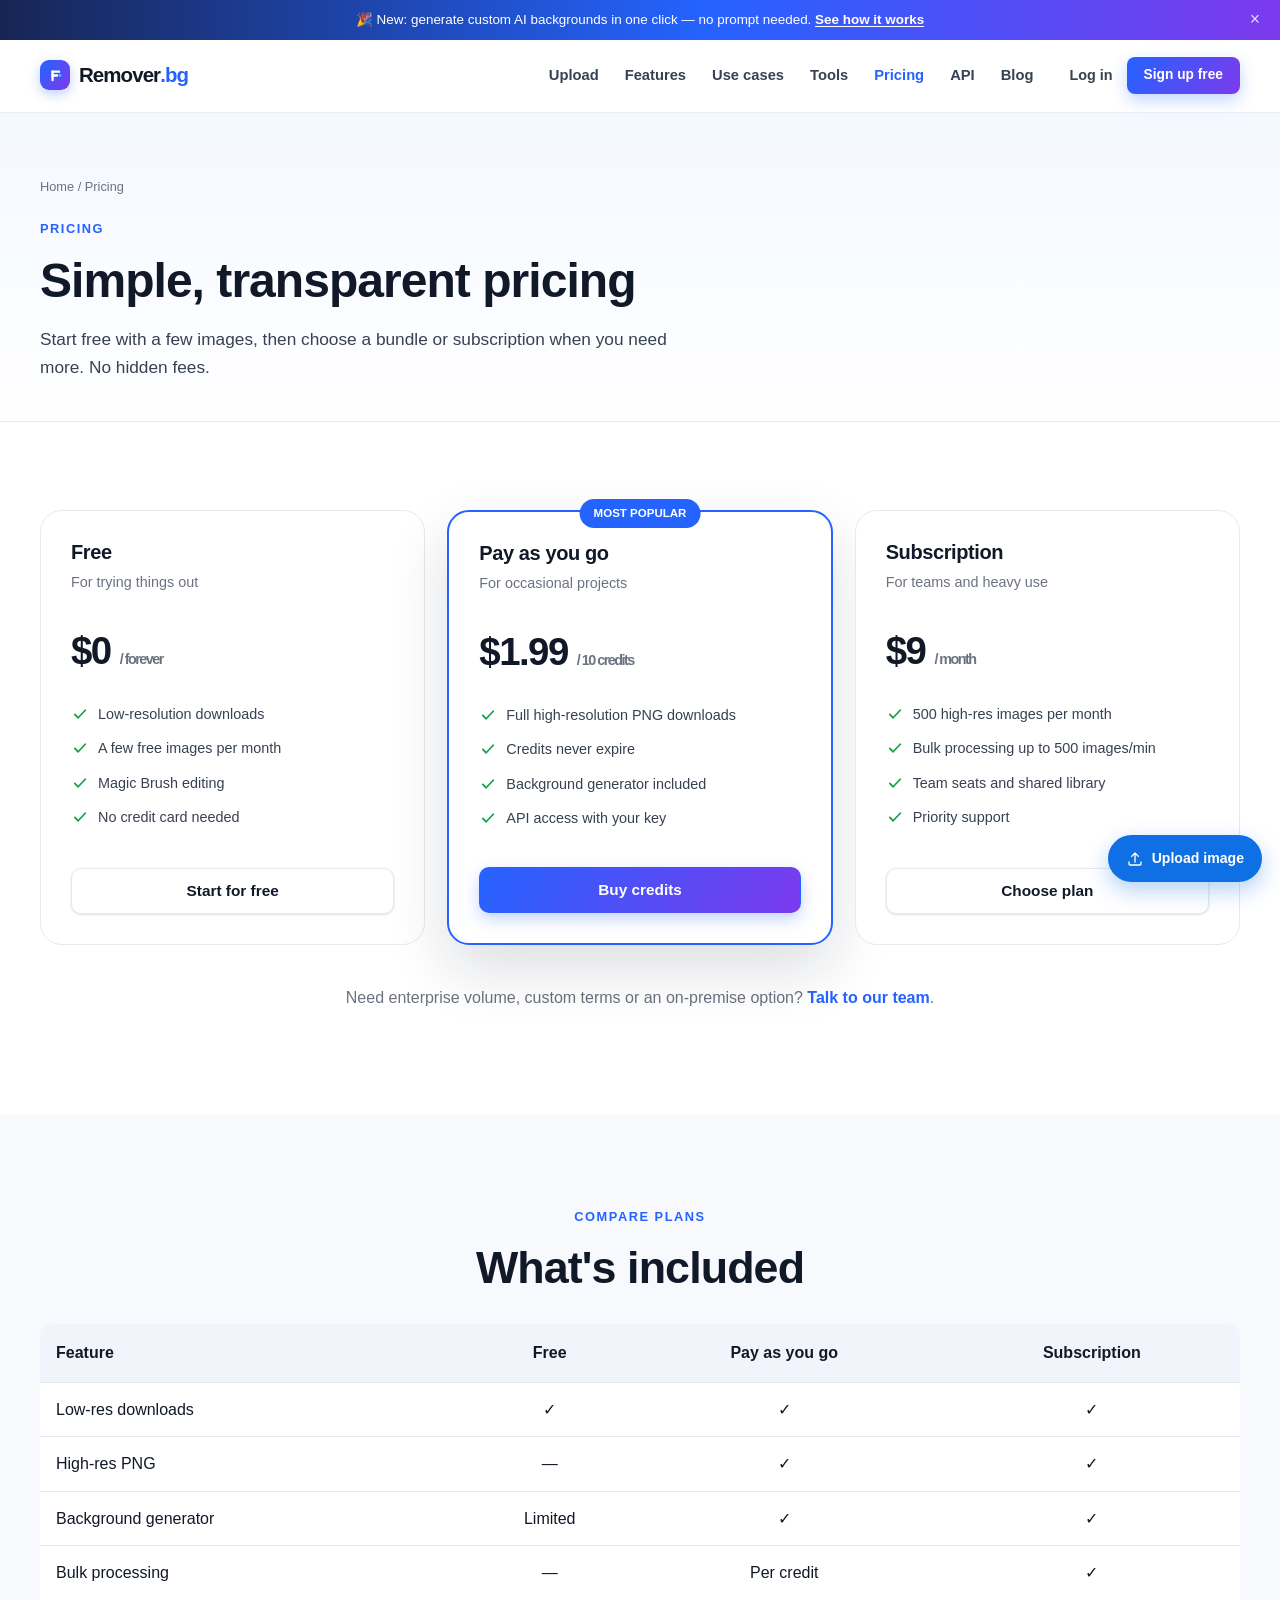
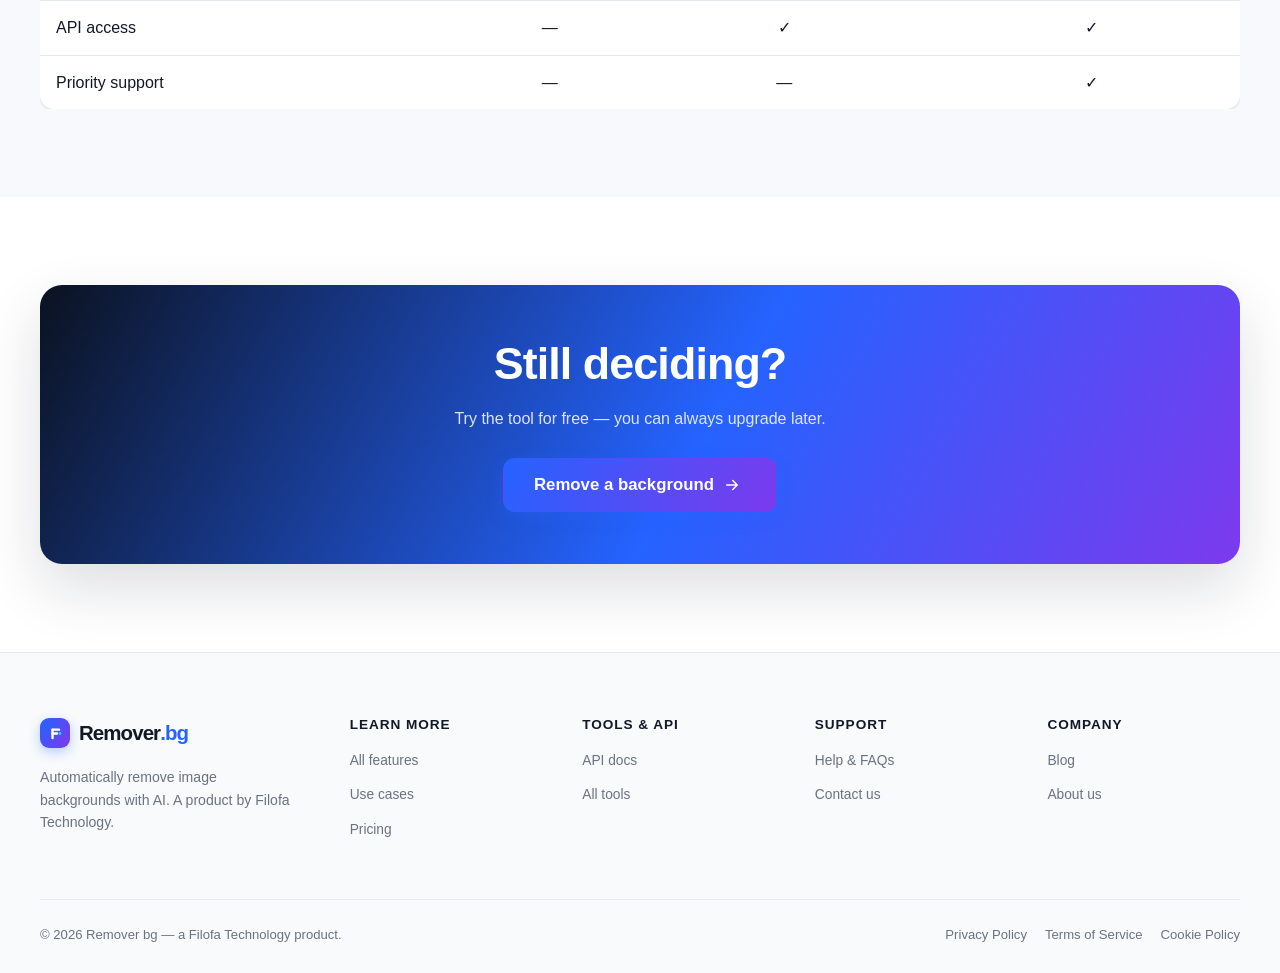
<file: pricing.html>
<!DOCTYPE html>
<html lang="en">
<head>
<meta charset="UTF-8"><meta name="viewport" content="width=device-width, initial-scale=1">
<title>Pricing — Remover bg</title>
<meta name="description" content="Simple pricing for background removal: free credits, pay-as-you-go bundles and subscriptions for teams.">
<link rel="icon" href="assets/img/favicon.svg" type="image/svg+xml"><link rel="stylesheet" href="assets/css/style.css">
</head>
<body>
<div class="announce">🎉 New: generate custom AI backgrounds in one click — no prompt needed. <a href="features.html#generator">See how it works</a><button class="announce-close" aria-label="Dismiss">×</button></div>
<header class="site-header"><div class="container header-inner">
  <a href="index.html" class="logo"><span class="logo-mark"><svg><use href="#i-filofa"/></svg></span><span>Remover<b>.bg</b></span></a>
  <nav class="main-nav"><a href="upload.html">Upload</a><a href="features.html">Features</a><a href="use-cases.html">Use cases</a><a href="tools.html">Tools</a><a href="pricing.html">Pricing</a><a href="api.html">API</a><a href="blog.html">Blog</a></nav>
  <div class="header-actions"><a href="contact.html" class="login">Log in</a><a href="pricing.html" class="btn btn-primary btn-sm">Sign up free</a><button class="menu-toggle" aria-label="Open menu"><span></span><span></span><span></span></button></div>
</div></header>

<section class="page-hero"><div class="container">
  <div class="breadcrumb"><a href="index.html">Home</a> / Pricing</div><span class="eyebrow">Pricing</span>
  <h1>Simple, transparent pricing</h1><p>Start free with a few images, then choose a bundle or subscription when you need more. No hidden fees.</p>
</div></section>

<section class="section"><div class="container">
  <div class="pricing-grid">
    <div class="price-card reveal">
      <h3>Free</h3><p class="muted" style="font-size:.9rem">For trying things out</p>
      <div class="price-amount">$0 <small>/ forever</small></div>
      <ul>
        <li><svg><use href="#i-check"/></svg><span>Low-resolution downloads</span></li>
        <li><svg><use href="#i-check"/></svg><span>A few free images per month</span></li>
        <li><svg><use href="#i-check"/></svg><span>Magic Brush editing</span></li>
        <li><svg><use href="#i-check"/></svg><span>No credit card needed</span></li>
      </ul>
      <a href="index.html" class="btn btn-outline btn-block">Start for free</a>
    </div>

    <div class="price-card featured reveal">
      <div class="price-badge">MOST POPULAR</div>
      <h3>Pay as you go</h3><p class="muted" style="font-size:.9rem">For occasional projects</p>
      <div class="price-amount">$1.99 <small>/ 10 credits</small></div>
      <ul>
        <li><svg><use href="#i-check"/></svg><span>Full high-resolution PNG downloads</span></li>
        <li><svg><use href="#i-check"/></svg><span>Credits never expire</span></li>
        <li><svg><use href="#i-check"/></svg><span>Background generator included</span></li>
        <li><svg><use href="#i-check"/></svg><span>API access with your key</span></li>
      </ul>
      <a href="contact.html" class="btn btn-primary btn-block">Buy credits</a>
    </div>

    <div class="price-card reveal">
      <h3>Subscription</h3><p class="muted" style="font-size:.9rem">For teams and heavy use</p>
      <div class="price-amount">$9 <small>/ month</small></div>
      <ul>
        <li><svg><use href="#i-check"/></svg><span>500 high-res images per month</span></li>
        <li><svg><use href="#i-check"/></svg><span>Bulk processing up to 500 images/min</span></li>
        <li><svg><use href="#i-check"/></svg><span>Team seats and shared library</span></li>
        <li><svg><use href="#i-check"/></svg><span>Priority support</span></li>
      </ul>
      <a href="contact.html" class="btn btn-outline btn-block">Choose plan</a>
    </div>
  </div>

  <div class="text-center" style="margin-top:40px">
    <p class="muted">Need enterprise volume, custom terms or an on-premise option? <a href="contact.html" style="color:var(--blue);font-weight:700">Talk to our team</a>.</p>
  </div>
</div></section>

<section class="section section-soft"><div class="container">
  <div class="text-center reveal"><span class="eyebrow">Compare plans</span><h2>What's included</h2></div>
  <div style="overflow-x:auto;margin-top:30px">
    <table style="width:100%;border-collapse:collapse;min-width:640px;background:#fff;border-radius:14px;overflow:hidden;box-shadow:var(--shadow-sm)">
      <thead><tr style="background:#f1f5fb"><th style="text-align:left;padding:16px">Feature</th><th style="padding:16px">Free</th><th style="padding:16px">Pay as you go</th><th style="padding:16px">Subscription</th></tr></thead>
      <tbody>
        <tr><td style="padding:14px 16px;border-top:1px solid var(--line)">Low-res downloads</td><td style="text-align:center;border-top:1px solid var(--line)">✓</td><td style="text-align:center;border-top:1px solid var(--line)">✓</td><td style="text-align:center;border-top:1px solid var(--line)">✓</td></tr>
        <tr><td style="padding:14px 16px;border-top:1px solid var(--line)">High-res PNG</td><td style="text-align:center;border-top:1px solid var(--line)">—</td><td style="text-align:center;border-top:1px solid var(--line)">✓</td><td style="text-align:center;border-top:1px solid var(--line)">✓</td></tr>
        <tr><td style="padding:14px 16px;border-top:1px solid var(--line)">Background generator</td><td style="text-align:center;border-top:1px solid var(--line)">Limited</td><td style="text-align:center;border-top:1px solid var(--line)">✓</td><td style="text-align:center;border-top:1px solid var(--line)">✓</td></tr>
        <tr><td style="padding:14px 16px;border-top:1px solid var(--line)">Bulk processing</td><td style="text-align:center;border-top:1px solid var(--line)">—</td><td style="text-align:center;border-top:1px solid var(--line)">Per credit</td><td style="text-align:center;border-top:1px solid var(--line)">✓</td></tr>
        <tr><td style="padding:14px 16px;border-top:1px solid var(--line)">API access</td><td style="text-align:center;border-top:1px solid var(--line)">—</td><td style="text-align:center;border-top:1px solid var(--line)">✓</td><td style="text-align:center;border-top:1px solid var(--line)">✓</td></tr>
        <tr><td style="padding:14px 16px;border-top:1px solid var(--line)">Priority support</td><td style="text-align:center;border-top:1px solid var(--line)">—</td><td style="text-align:center;border-top:1px solid var(--line)">—</td><td style="text-align:center;border-top:1px solid var(--line)">✓</td></tr>
      </tbody>
    </table>
  </div>
</div></section>

<section class="section"><div class="container cta-band reveal"><h2>Still deciding?</h2><p>Try the tool for free — you can always upgrade later.</p><a href="index.html" class="btn btn-primary btn-lg">Remove a background <svg class="inline-icon"><use href="#i-arrow"/></svg></a></div></section>

<footer class="site-footer"><div class="container">
  <div class="footer-grid">
    <div class="footer-brand"><a href="index.html" class="logo"><span class="logo-mark"><svg><use href="#i-filofa"/></svg></span><span>Remover<b>.bg</b></span></a><p>Automatically remove image backgrounds with AI. A product by Filofa Technology.</p></div>
    <div class="footer-col"><h4>Learn more</h4><ul><li><a href="features.html">All features</a></li><li><a href="use-cases.html">Use cases</a></li><li><a href="pricing.html">Pricing</a></li></ul></div>
    <div class="footer-col"><h4>Tools &amp; API</h4><ul><li><a href="api.html">API docs</a></li><li><a href="tools.html">All tools</a></li></ul></div>
    <div class="footer-col"><h4>Support</h4><ul><li><a href="faq.html">Help &amp; FAQs</a></li><li><a href="contact.html">Contact us</a></li></ul></div>
    <div class="footer-col"><h4>Company</h4><ul><li><a href="blog.html">Blog</a></li><li><a href="about.html">About us</a></li></ul></div>
  </div>
  <div class="footer-bottom"><p>© 2026 Remover bg — a Filofa Technology product.</p><div class="footer-legal"><a href="privacy.html">Privacy Policy</a><a href="terms.html">Terms of Service</a><a href="cookies.html">Cookie Policy</a></div></div>
</div></footer>
<script src="assets/js/icons.js"></script><script src="assets/js/site.js"></script>
</body></html>
</file>
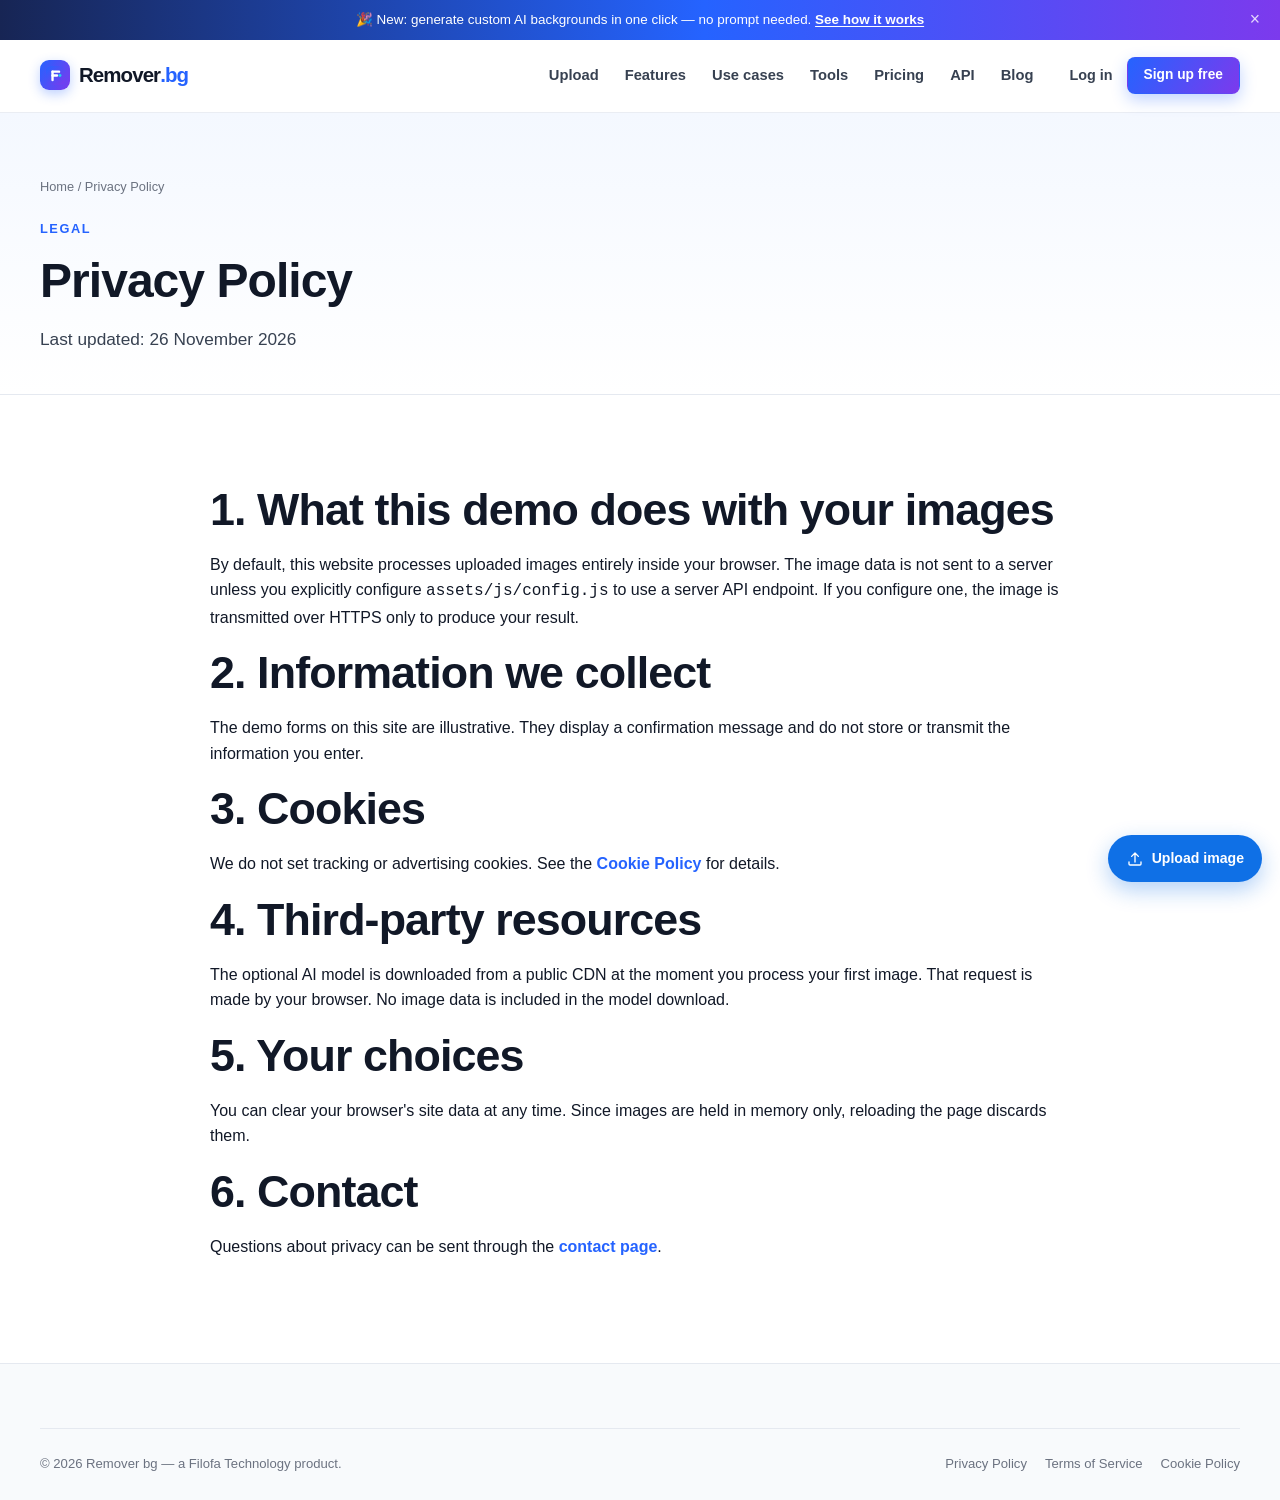
<file: privacy.html>
<!DOCTYPE html>
<html lang="en">
<head>
<meta charset="UTF-8"><meta name="viewport" content="width=device-width, initial-scale=1">
<title>Privacy Policy — Remover bg</title>
<link rel="icon" href="assets/img/favicon.svg" type="image/svg+xml"><link rel="stylesheet" href="assets/css/style.css">
</head>
<body>
<div class="announce">🎉 New: generate custom AI backgrounds in one click — no prompt needed. <a href="features.html#generator">See how it works</a><button class="announce-close" aria-label="Dismiss">×</button></div>
<header class="site-header"><div class="container header-inner">
  <a href="index.html" class="logo"><span class="logo-mark"><svg><use href="#i-filofa"/></svg></span><span>Remover<b>.bg</b></span></a>
  <nav class="main-nav"><a href="upload.html">Upload</a><a href="features.html">Features</a><a href="use-cases.html">Use cases</a><a href="tools.html">Tools</a><a href="pricing.html">Pricing</a><a href="api.html">API</a><a href="blog.html">Blog</a></nav>
  <div class="header-actions"><a href="contact.html" class="login">Log in</a><a href="pricing.html" class="btn btn-primary btn-sm">Sign up free</a><button class="menu-toggle" aria-label="Open menu"><span></span><span></span><span></span></button></div>
</div></header>
<section class="page-hero"><div class="container"><div class="breadcrumb"><a href="index.html">Home</a> / Privacy Policy</div><span class="eyebrow">Legal</span><h1>Privacy Policy</h1><p>Last updated: 26 November 2026</p></div></section>
<section class="section"><div class="container-narrow">
  <h2>1. What this demo does with your images</h2><p>By default, this website processes uploaded images entirely inside your browser. The image data is not sent to a server unless you explicitly configure <code>assets/js/config.js</code> to use a server API endpoint. If you configure one, the image is transmitted over HTTPS only to produce your result.</p>
  <h2>2. Information we collect</h2><p>The demo forms on this site are illustrative. They display a confirmation message and do not store or transmit the information you enter.</p>
  <h2>3. Cookies</h2><p>We do not set tracking or advertising cookies. See the <a href="cookies.html" style="color:var(--blue);font-weight:700">Cookie Policy</a> for details.</p>
  <h2>4. Third-party resources</h2><p>The optional AI model is downloaded from a public CDN at the moment you process your first image. That request is made by your browser. No image data is included in the model download.</p>
  <h2>5. Your choices</h2><p>You can clear your browser's site data at any time. Since images are held in memory only, reloading the page discards them.</p>
  <h2>6. Contact</h2><p>Questions about privacy can be sent through the <a href="contact.html" style="color:var(--blue);font-weight:700">contact page</a>.</p>
</div></section>
<footer class="site-footer"><div class="container"><div class="footer-bottom"><p>© 2026 Remover bg — a Filofa Technology product.</p><div class="footer-legal"><a href="privacy.html">Privacy Policy</a><a href="terms.html">Terms of Service</a><a href="cookies.html">Cookie Policy</a></div></div></div></footer>
<script src="assets/js/icons.js"></script><script src="assets/js/site.js"></script>
</body></html>
</file>
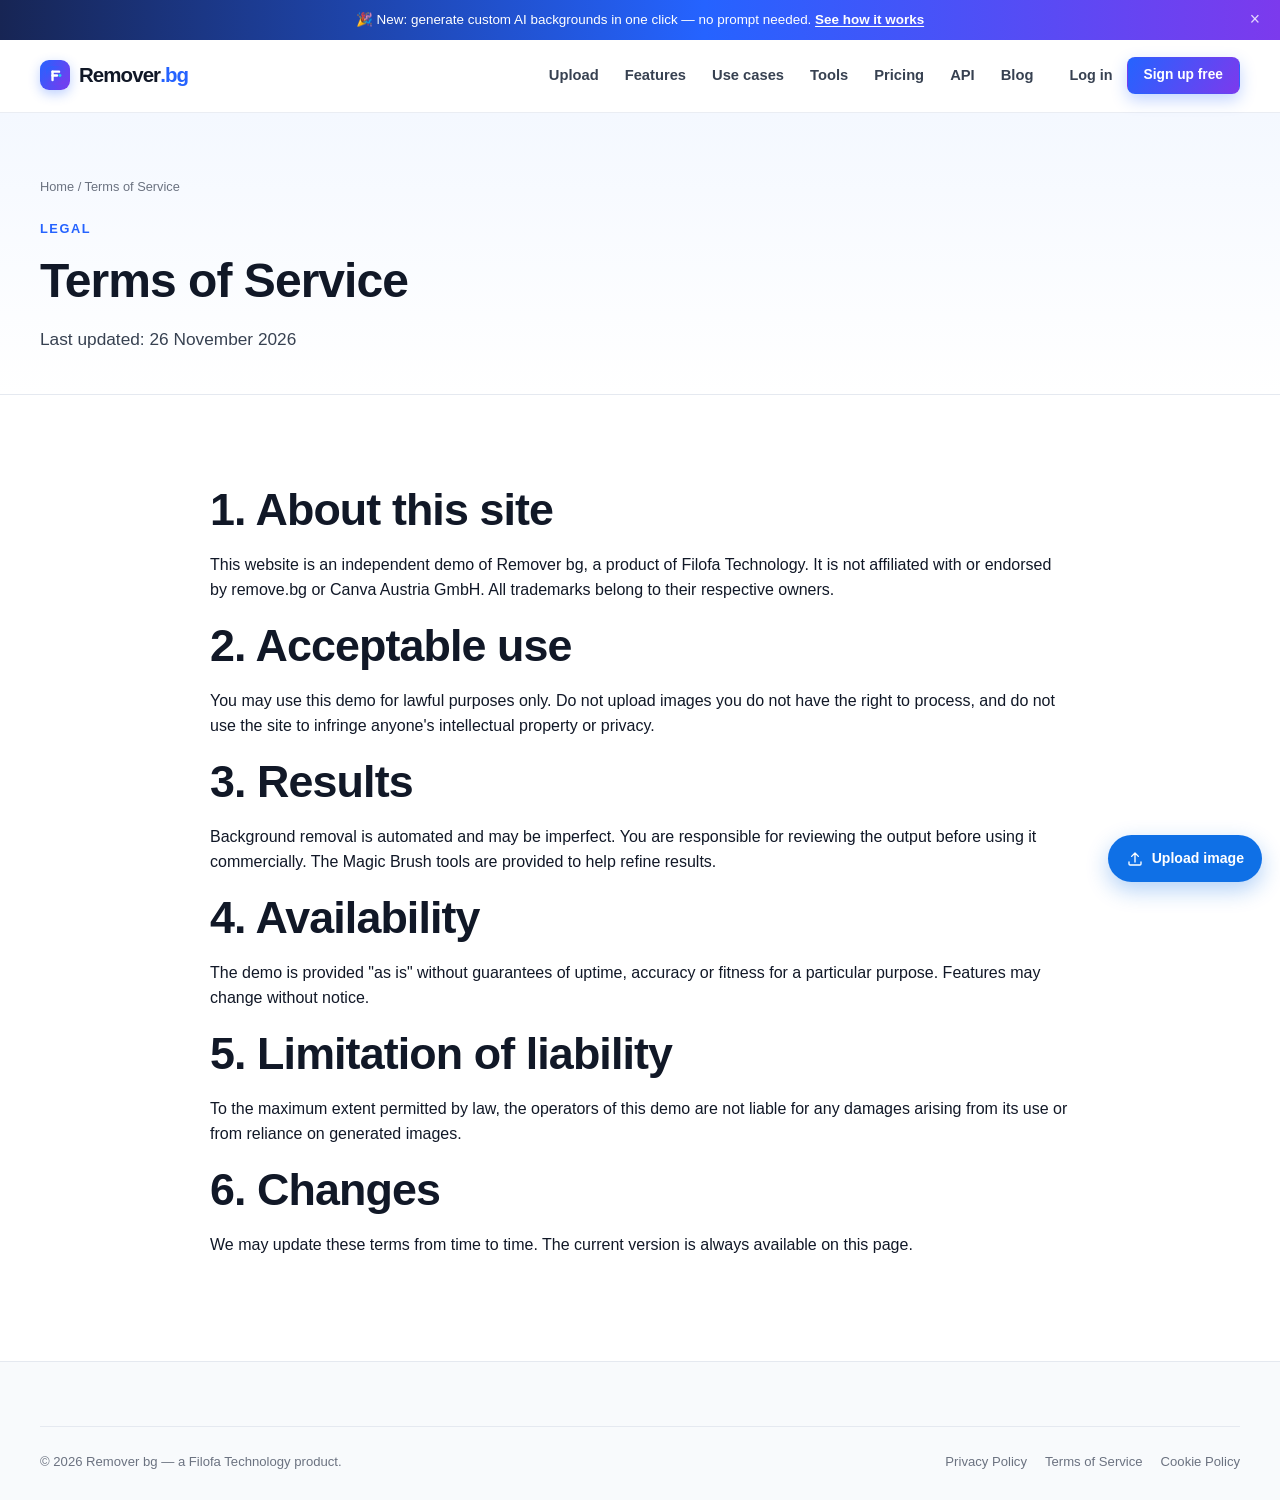
<file: terms.html>
<!DOCTYPE html>
<html lang="en">
<head>
<meta charset="UTF-8"><meta name="viewport" content="width=device-width, initial-scale=1">
<title>Terms of Service — Remover bg</title>
<link rel="icon" href="assets/img/favicon.svg" type="image/svg+xml"><link rel="stylesheet" href="assets/css/style.css">
</head>
<body>
<div class="announce">🎉 New: generate custom AI backgrounds in one click — no prompt needed. <a href="features.html#generator">See how it works</a><button class="announce-close" aria-label="Dismiss">×</button></div>
<header class="site-header"><div class="container header-inner">
  <a href="index.html" class="logo"><span class="logo-mark"><svg><use href="#i-filofa"/></svg></span><span>Remover<b>.bg</b></span></a>
  <nav class="main-nav"><a href="upload.html">Upload</a><a href="features.html">Features</a><a href="use-cases.html">Use cases</a><a href="tools.html">Tools</a><a href="pricing.html">Pricing</a><a href="api.html">API</a><a href="blog.html">Blog</a></nav>
  <div class="header-actions"><a href="contact.html" class="login">Log in</a><a href="pricing.html" class="btn btn-primary btn-sm">Sign up free</a><button class="menu-toggle" aria-label="Open menu"><span></span><span></span><span></span></button></div>
</div></header>
<section class="page-hero"><div class="container"><div class="breadcrumb"><a href="index.html">Home</a> / Terms of Service</div><span class="eyebrow">Legal</span><h1>Terms of Service</h1><p>Last updated: 26 November 2026</p></div></section>
<section class="section"><div class="container-narrow">
  <h2>1. About this site</h2><p>This website is an independent demo of Remover bg, a product of Filofa Technology. It is not affiliated with or endorsed by remove.bg or Canva Austria GmbH. All trademarks belong to their respective owners.</p>
  <h2>2. Acceptable use</h2><p>You may use this demo for lawful purposes only. Do not upload images you do not have the right to process, and do not use the site to infringe anyone's intellectual property or privacy.</p>
  <h2>3. Results</h2><p>Background removal is automated and may be imperfect. You are responsible for reviewing the output before using it commercially. The Magic Brush tools are provided to help refine results.</p>
  <h2>4. Availability</h2><p>The demo is provided "as is" without guarantees of uptime, accuracy or fitness for a particular purpose. Features may change without notice.</p>
  <h2>5. Limitation of liability</h2><p>To the maximum extent permitted by law, the operators of this demo are not liable for any damages arising from its use or from reliance on generated images.</p>
  <h2>6. Changes</h2><p>We may update these terms from time to time. The current version is always available on this page.</p>
</div></section>
<footer class="site-footer"><div class="container"><div class="footer-bottom"><p>© 2026 Remover bg — a Filofa Technology product.</p><div class="footer-legal"><a href="privacy.html">Privacy Policy</a><a href="terms.html">Terms of Service</a><a href="cookies.html">Cookie Policy</a></div></div></div></footer>
<script src="assets/js/icons.js"></script><script src="assets/js/site.js"></script>
</body></html>
</file>
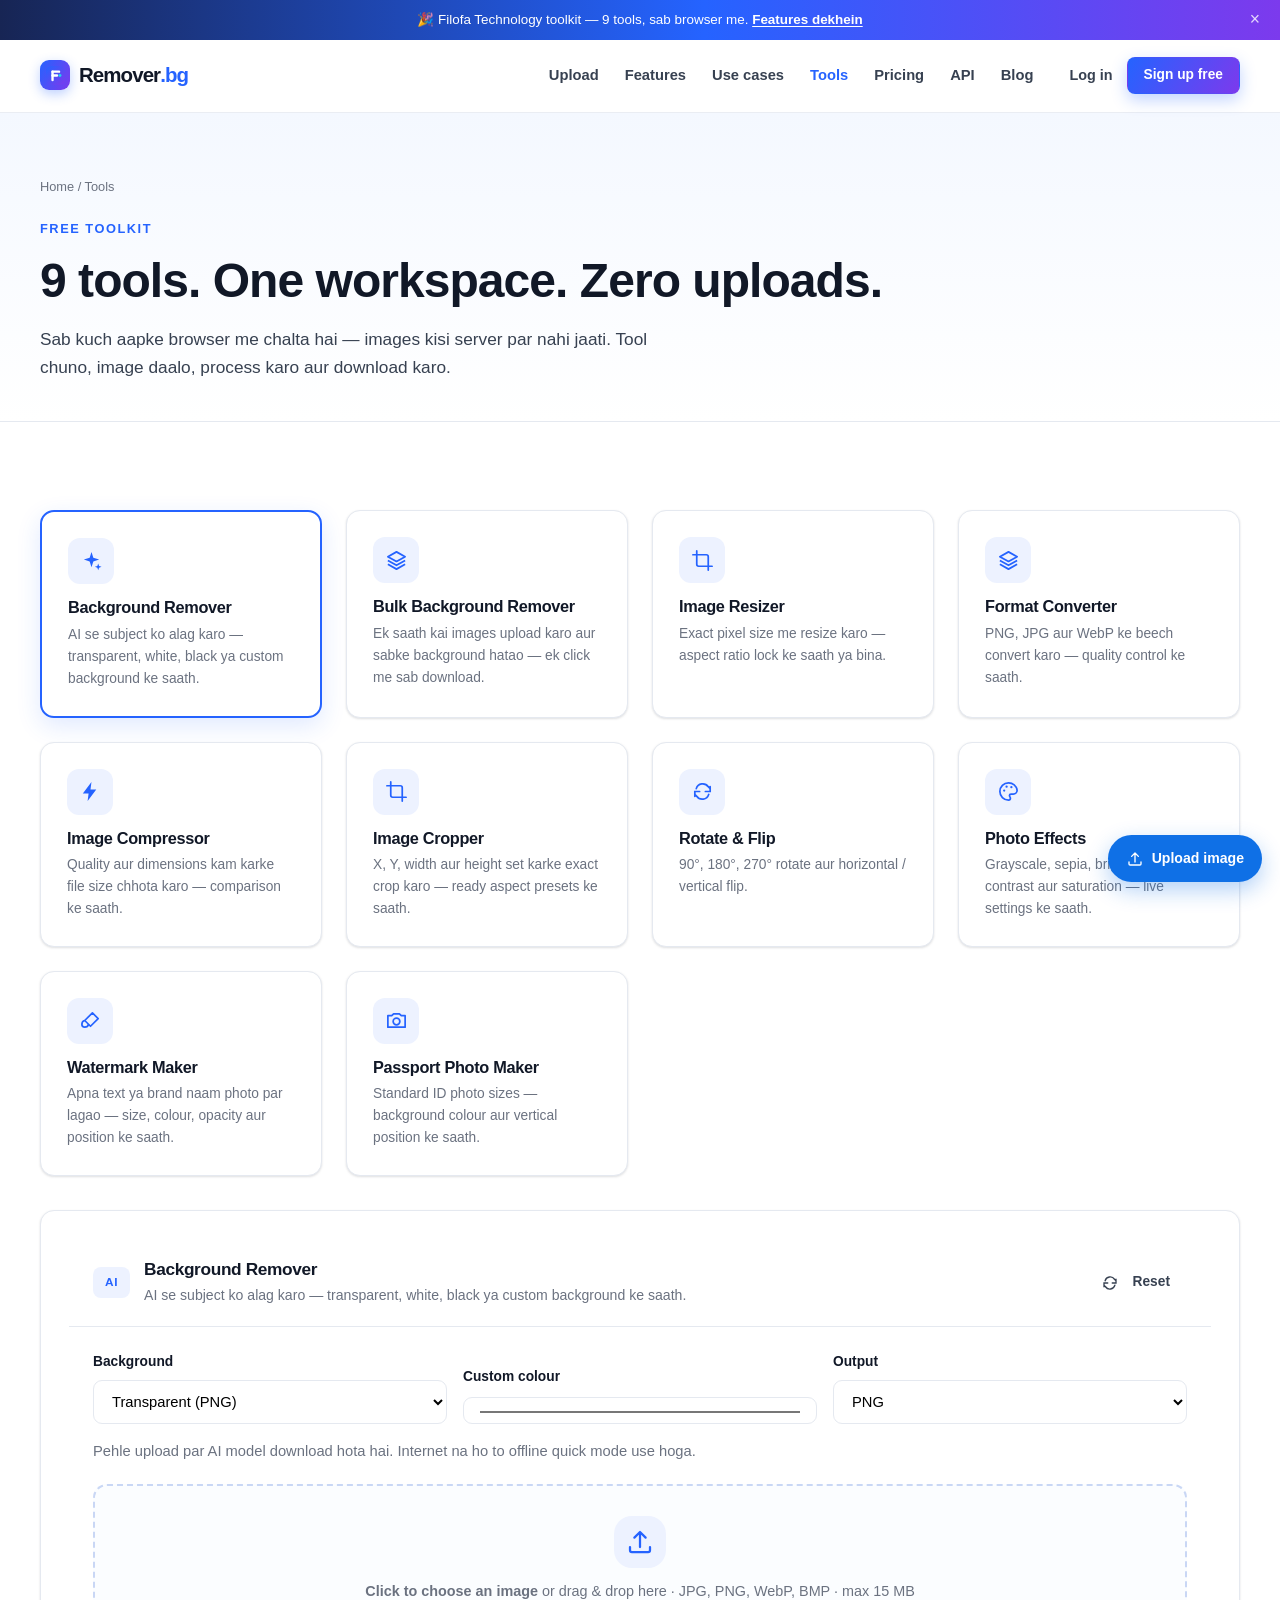
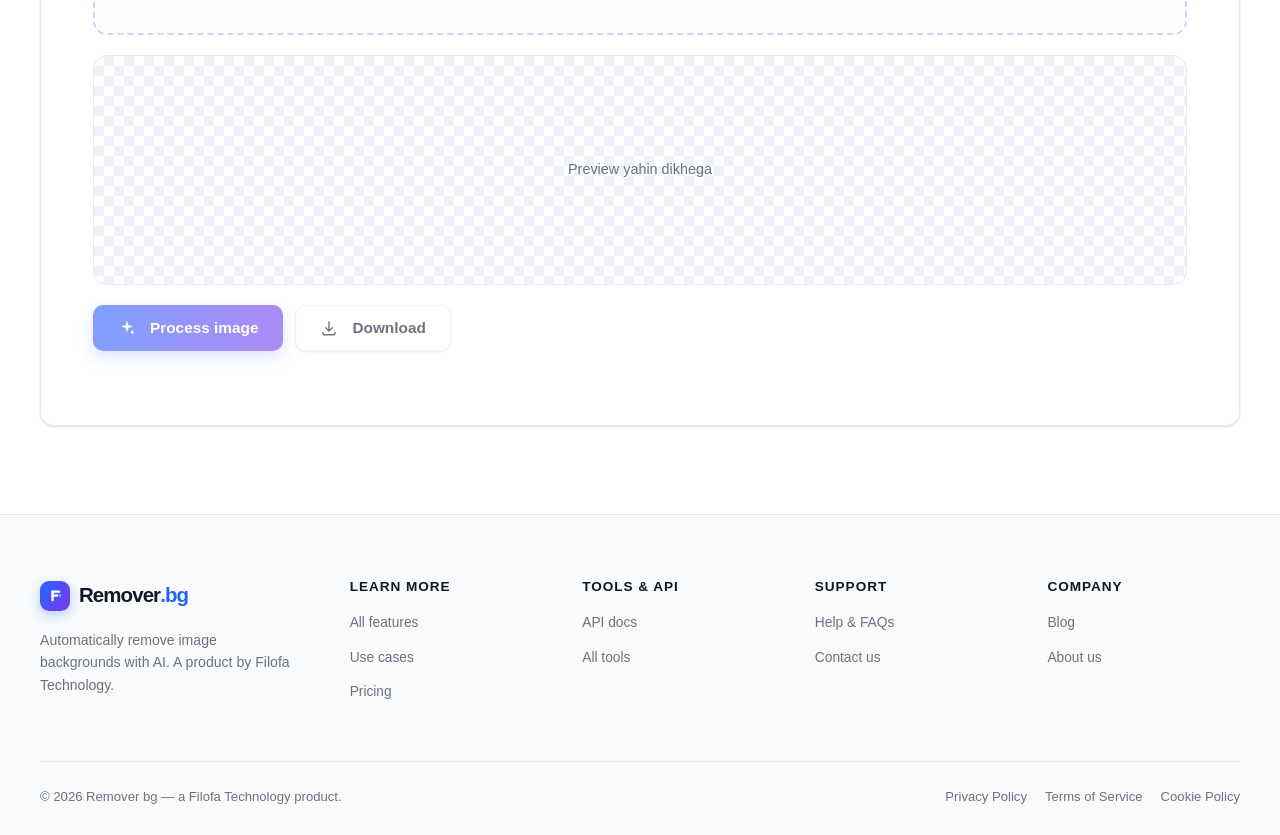
<file: tools.html>
<!DOCTYPE html>
<html lang="en">
<head>
<meta charset="UTF-8"><meta name="viewport" content="width=device-width, initial-scale=1">
<title>Free image tools — Remover bg</title>
<meta name="description" content="Nine free browser-based image tools: background remover, resizer, converter, compressor, cropper, rotate/flip, effects, watermark and passport photo maker.">
<link rel="icon" href="assets/img/favicon.svg" type="image/svg+xml"><link rel="preconnect" href="https://esm.sh" crossorigin><link rel="preconnect" href="https://staticimgly.com" crossorigin><link rel="stylesheet" href="assets/css/style.css">
<style>
.tool-card{cursor:pointer;user-select:none;transition:.18s}
.tool-card:hover{transform:translateY(-3px);border-color:#bfd2ff}
.tool-card.active{border:2px solid var(--blue);box-shadow:0 8px 24px rgba(37,99,255,.14)}
.tool-card .card-icon{margin-bottom:14px}
.tool-card h3{font-size:1.02rem;margin-bottom:6px}
.tool-card p{font-size:.86rem}
.workspace-head{display:flex;align-items:center;gap:14px;flex-wrap:wrap;padding:20px 24px;border-bottom:1px solid var(--line)}
.workspace-head .badge{background:var(--blue-light);color:var(--blue);border-radius:8px;padding:6px 12px;font-size:.74rem;font-weight:800;letter-spacing:.05em}
.workspace-body{padding:24px}
.tool-fields{display:flex;gap:16px;flex-wrap:wrap;align-items:end;margin-bottom:20px}
.tool-fields .field{min-width:150px;flex:1;margin:0}
.tool-fields .field.check{flex:0 0 auto;min-width:0}
.tool-fields .field.check label{display:flex;align-items:center;gap:8px;margin:0}
.tool-fields .field.check input{width:auto}
.tool-drop{padding:30px 20px;text-align:center;border:2px dashed #c9d7f5;border-radius:14px;background:#fbfdff;transition:.2s;cursor:pointer}
.tool-drop.drag{border-color:var(--blue);background:var(--blue-lighter)}
.tool-drop .drop-icon{width:52px;height:52px;margin:0 auto 12px}
.tool-drop p{margin:0;font-size:.9rem;color:var(--muted)}
.tool-preview{margin-top:20px;border:1px solid var(--line);border-radius:14px;min-height:230px;display:grid;place-items:center;padding:20px;background:#fff;background-image:linear-gradient(45deg,#eef1f6 25%,transparent 25%),linear-gradient(-45deg,#eef1f6 25%,transparent 25%),linear-gradient(45deg,transparent 75%,#eef1f6 75%),linear-gradient(-45deg,transparent 75%,#eef1f6 75%);background-size:20px 20px;background-position:0 0,0 10px,10px -10px,-10px 0}
.tool-preview img{max-width:100%;max-height:420px;border-radius:8px;box-shadow:var(--shadow)}
.tool-preview .placeholder{color:var(--muted);font-size:.9rem;text-align:center}
.tool-actions{display:flex;gap:12px;flex-wrap:wrap;align-items:center;margin-top:20px}
.tool-status{margin:14px 0 0;font-size:.86rem;color:var(--muted);min-height:22px}
.tool-progress{position:fixed;inset:0;z-index:200;background:rgba(15,23,42,.55);backdrop-filter:blur(4px);display:grid;place-items:center;padding:20px}
.tool-progress .card{text-align:center;display:flex;flex-direction:column;align-items:center;gap:14px;min-width:min(340px,100%)}
@media(max-width:640px){.tool-fields .field{min-width:100%}}
</style>
</head>
<body>
<div class="announce">🎉 Filofa Technology toolkit — 9 tools, sab browser me. <a href="features.html">Features dekhein</a><button class="announce-close" aria-label="Dismiss">×</button></div>
<header class="site-header"><div class="container header-inner">
  <a href="index.html" class="logo"><span class="logo-mark"><svg><use href="#i-filofa"/></svg></span><span>Remover<b>.bg</b></span></a>
  <nav class="main-nav"><a href="upload.html">Upload</a><a href="features.html">Features</a><a href="use-cases.html">Use cases</a><a href="tools.html">Tools</a><a href="pricing.html">Pricing</a><a href="api.html">API</a><a href="blog.html">Blog</a></nav>
  <div class="header-actions"><a href="contact.html" class="login">Log in</a><a href="pricing.html" class="btn btn-primary btn-sm">Sign up free</a><button class="menu-toggle" aria-label="Open menu"><span></span><span></span><span></span></button></div>
</div></header>

<section class="page-hero"><div class="container">
  <div class="breadcrumb"><a href="index.html">Home</a> / Tools</div><span class="eyebrow">Free toolkit</span>
  <h1>9 tools. One workspace. Zero uploads.</h1><p>Sab kuch aapke browser me chalta hai — images kisi server par nahi jaati. Tool chuno, image daalo, process karo aur download karo.</p>
</div></section>

<section class="section"><div class="container">
  <div class="grid grid-4" id="toolGrid"></div>

  <div class="card" id="workspace" style="margin-top:34px">
    <div class="workspace-head">
      <span class="badge" id="toolBadge">TOOL</span>
      <div style="margin-right:auto"><h3 id="toolTitle" style="margin:0">Tool</h3><p id="toolDesc" class="muted" style="margin:4px 0 0;font-size:.88rem"></p></div>
      <button class="btn btn-sm btn-ghost" id="resetBtn" type="button"><svg class="inline-icon"><use href="#i-refresh"/></svg> Reset</button>
    </div>
    <div class="workspace-body">
      <div class="tool-fields" id="toolFields"></div>
      <div class="tool-drop" id="toolDrop" role="button" tabindex="0">
        <div class="drop-icon"><svg><use href="#i-upload"/></svg></div>
        <p><strong>Click to choose an image</strong> or drag &amp; drop here · JPG, PNG, WebP, BMP · max 15 MB</p>
      </div>
      <input type="file" id="toolFile" accept="image/png,image/jpeg,image/webp,image/bmp" class="hidden">
      <div class="tool-preview" id="previewBox"><span class="placeholder">Preview yahin dikhega</span></div>
      <div class="tool-actions">
        <button class="btn btn-primary" id="processBtn" type="button" disabled><svg class="inline-icon"><use href="#i-spark"/></svg> Process image</button>
        <button class="btn btn-outline" id="downloadBtn" type="button" disabled><svg class="inline-icon"><use href="#i-download"/></svg> Download</button>
        <span class="form-note" id="fileInfo"></span>
      </div>
      <p class="tool-status" id="toolStatus"></p>
    </div>
  </div>
</div></section>

<div class="tool-progress hidden" id="toolProgress"><div class="card">
  <div class="spinner"></div><strong id="progressText">Processing…</strong>
  <div class="progress-track" style="width:100%"><i id="progressBar"></i></div>
</div></div>

<footer class="site-footer"><div class="container">
  <div class="footer-grid">
    <div class="footer-brand"><a href="index.html" class="logo"><span class="logo-mark"><svg><use href="#i-filofa"/></svg></span><span>Remover<b>.bg</b></span></a><p>Automatically remove image backgrounds with AI. A product by Filofa Technology.</p></div>
    <div class="footer-col"><h4>Learn more</h4><ul><li><a href="features.html">All features</a></li><li><a href="use-cases.html">Use cases</a></li><li><a href="pricing.html">Pricing</a></li></ul></div>
    <div class="footer-col"><h4>Tools &amp; API</h4><ul><li><a href="api.html">API docs</a></li><li><a href="tools.html">All tools</a></li></ul></div>
    <div class="footer-col"><h4>Support</h4><ul><li><a href="faq.html">Help &amp; FAQs</a></li><li><a href="contact.html">Contact us</a></li></ul></div>
    <div class="footer-col"><h4>Company</h4><ul><li><a href="blog.html">Blog</a></li><li><a href="about.html">About us</a></li></ul></div>
  </div>
  <div class="footer-bottom"><p>© 2026 Remover bg — a Filofa Technology product.</p><div class="footer-legal"><a href="privacy.html">Privacy Policy</a><a href="terms.html">Terms of Service</a><a href="cookies.html">Cookie Policy</a></div></div>
</div></footer>
<script src="assets/js/config.js"></script>
<script src="assets/js/icons.js"></script>
<script src="assets/js/site.js"></script>
<script src="assets/js/background.js"></script>
<script src="assets/js/tools.js"></script>
</body></html>
</file>
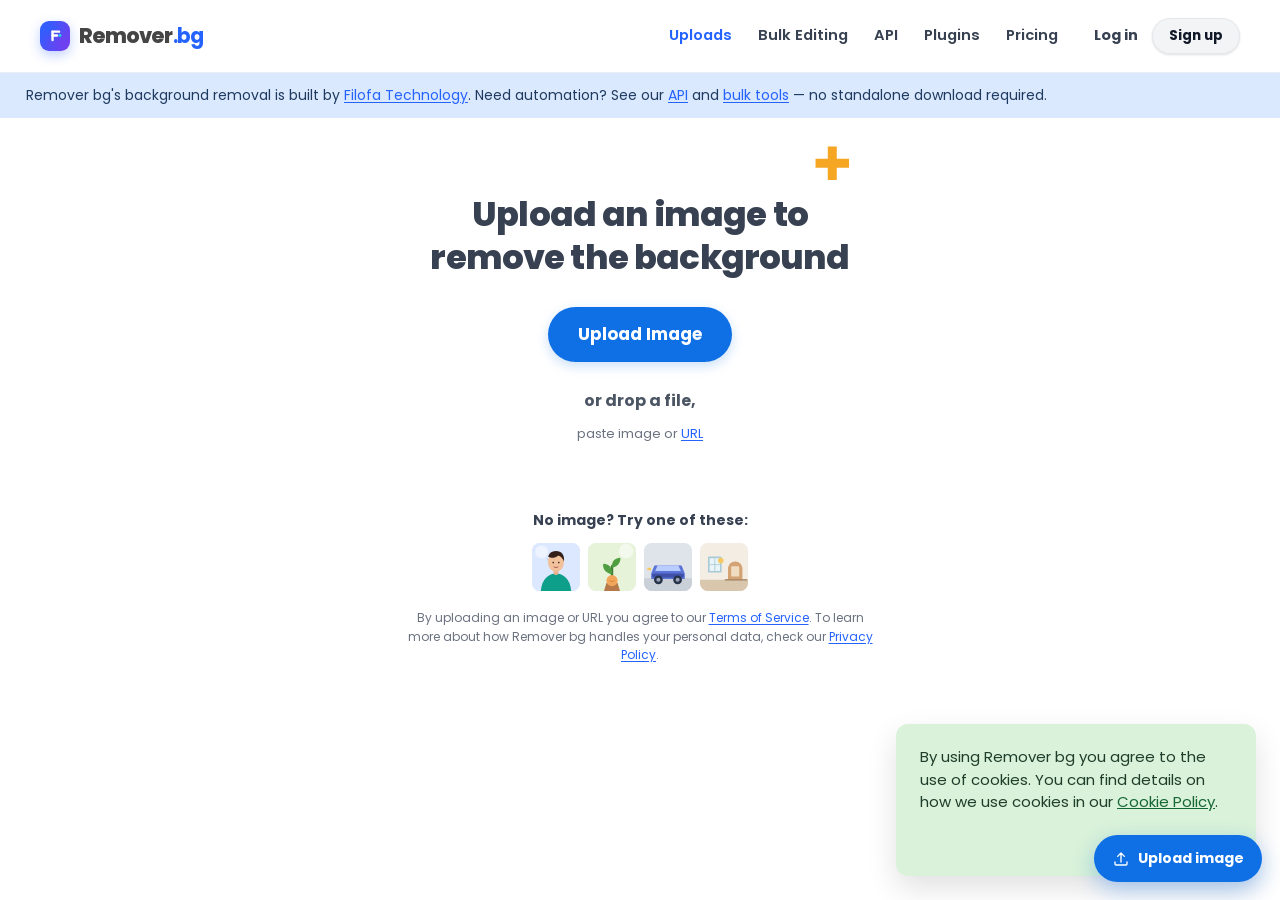
<file: upload.html>
<!DOCTYPE html>
<html lang="en">
<head>
<meta charset="UTF-8"><meta name="viewport" content="width=device-width, initial-scale=1">
<title>Upload Image — Remover bg</title>
<meta name="description" content="Upload an image to remove its background automatically with AI. Free, fast and no skills required.">
<link rel="icon" href="assets/img/favicon.svg" type="image/svg+xml">
<link rel="preconnect" href="https://fonts.googleapis.com">
<link rel="preconnect" href="https://fonts.gstatic.com" crossorigin>
<link rel="preconnect" href="https://esm.sh" crossorigin>
<link rel="preconnect" href="https://staticimgly.com" crossorigin>
<link rel="dns-prefetch" href="https://staticimgly.com">
<link href="https://fonts.googleapis.com/css2?family=Poppins:wght@400;600;700&display=swap" rel="stylesheet">
<link rel="stylesheet" href="assets/css/style.css">
<link rel="stylesheet" href="assets/css/upload.css">
<link rel="stylesheet" href="assets/css/editor.css">
</head>
<body class="up-page">

<header class="site-header" style="position:static">
  <div class="container header-inner">
    <a href="index.html" class="logo" aria-label="Remover bg home"><span class="logo-mark"><svg><use href="#i-filofa"/></svg></span><span>Remover<b>.bg</b></span></a>
    <nav class="main-nav">
      <a href="upload.html" class="active">Uploads</a>
      <a href="tools.html">Bulk Editing</a>
      <a href="api.html">API</a>
      <a href="tools.html">Plugins</a>
      <a href="pricing.html">Pricing</a>
    </nav>
    <div class="header-actions">
      <a href="contact.html" class="login">Log in</a>
      <a href="pricing.html" class="btn btn-outline btn-sm" style="border-radius:999px;background:#f3f4f6;border-color:#e5e7eb">Sign up</a>
      <button class="menu-toggle" aria-label="Open menu"><span></span><span></span><span></span></button>
    </div>
  </div>
</header>

<div class="up-notice">
  Remover bg's background removal is built by <a href="about.html">Filofa Technology</a>. Need automation? See our <a href="api.html">API</a> and <a href="tools.html">bulk tools</a> — no standalone download required.
</div>

<main class="up-main" id="mainArea">

  <!-- IDLE -->
  <section class="up-center" id="idleView" aria-labelledby="upTitle">
    <span class="up-plus" aria-hidden="true">✚</span>
    <h1 class="up-title" id="upTitle">Upload an image to<br>remove the background</h1>
    <button class="up-btn" id="uploadBtn" type="button">Upload Image</button>
    <p class="up-drop-label">or drop a file,</p>
    <p class="up-url-line">paste image or <a id="urlToggle" role="button" tabindex="0">URL</a></p>
    <div class="up-url-row hidden" id="urlRow">
      <input type="url" id="urlInput" placeholder="https://example.com/photo.jpg" aria-label="Image URL">
      <button class="up-btn" id="urlGo" type="button" style="font-size:14px;padding:10px 20px">Remove</button>
    </div>

    <div class="up-samples">
      <div class="up-samples-title">No image? Try one of these:</div>
      <div class="up-thumbs">
        <button class="up-thumb" type="button" data-sample="assets/img/sample-1.svg" aria-label="Try portrait sample"><img src="assets/img/sample-1.svg" alt="Portrait sample"></button>
        <button class="up-thumb" type="button" data-sample="assets/img/sample-2.svg" aria-label="Try plant sample"><img src="assets/img/sample-2.svg" alt="Plant sample"></button>
        <button class="up-thumb" type="button" data-sample="assets/img/sample-3.svg" aria-label="Try car sample"><img src="assets/img/sample-3.svg" alt="Car sample"></button>
        <button class="up-thumb" type="button" data-sample="assets/img/sample-4.svg" aria-label="Try interior sample"><img src="assets/img/sample-4.svg" alt="Interior sample"></button>
      </div>
    </div>

    <p class="up-fine">By uploading an image or URL you agree to our <a href="terms.html">Terms of Service</a>. To learn more about how Remover bg handles your personal data, check our <a href="privacy.html">Privacy Policy</a>.</p>
    <p class="up-error" id="errorMessage" role="alert" aria-live="polite"></p>
  </section>

  <!-- PROCESSING -->
  <section class="up-processing hidden" id="processingView" aria-live="polite">
    <div class="processing-pair hidden" id="processingPair"><figure><figcaption>Original</figcaption><img class="up-processing-preview hidden" id="processingPreview" alt="Your uploaded image"></figure><figure><figcaption>Quick preview</figcaption><canvas id="processingCutout"></canvas></figure></div>
    <div class="up-spinner"></div>
    <h1 class="up-title" style="font-size:26px;margin-bottom:8px">Removing the background…</h1>
    <p style="color:#6b7280;font-size:14px;margin:0" id="processingText">Preparing your image…</p>
    <div class="up-progress-track"><i id="processingBar"></i></div>
  </section>

  <!-- RESULT -->
  <section class="up-result studio-shell hidden" id="resultView" aria-labelledby="resultTitle">
    <h1 class="hidden" id="resultTitle">Done — background removed</h1>
    <div class="studio">

<div class="studio-bar">
  <div class="studio-tabs" role="tablist" aria-label="Editor tools">
    <button class="studio-tab active" type="button" role="tab" data-tab="cutout" aria-selected="true"><svg class="inline-icon" aria-hidden="true"><use href="#i-brush"/></svg><span>Cutout</span></button>
    <button class="studio-tab" type="button" role="tab" data-tab="background" aria-selected="false"><svg class="inline-icon" aria-hidden="true"><use href="#i-palette"/></svg><span>Background</span></button>
    <button class="studio-tab" type="button" role="tab" data-tab="effects" aria-selected="false"><svg class="inline-icon" aria-hidden="true"><use href="#i-spark"/></svg><span>Effects</span></button>
    <button class="studio-tab" type="button" role="tab" data-tab="adjust" aria-selected="false"><svg class="inline-icon" aria-hidden="true"><use href="#i-bolt"/></svg><span>Adjust</span></button>
    <button class="studio-tab" type="button" role="tab" data-tab="design" aria-selected="false"><svg class="inline-icon" aria-hidden="true"><use href="#i-layers"/></svg><span>Design</span></button>
  </div>
  <div class="studio-bar-actions">
    <span class="studio-sep" aria-hidden="true"></span>
    <button class="studio-icon" type="button" data-edit="rotL" title="Rotate left (Shift+R)" aria-label="Rotate left"><svg class="flip-x" aria-hidden="true"><use href="#i-rotate"/></svg></button>
    <button class="studio-icon" type="button" data-edit="rotR" title="Rotate right (R)" aria-label="Rotate right"><svg aria-hidden="true"><use href="#i-rotate"/></svg></button>
    <button class="studio-icon" type="button" data-edit="flipH" title="Flip horizontally (F)" aria-label="Flip horizontally"><svg aria-hidden="true"><use href="#i-flip"/></svg></button>
    <button class="studio-icon" type="button" id="edUndo" title="Undo (Ctrl+Z)" aria-label="Undo"><svg aria-hidden="true"><use href="#i-undo"/></svg></button>
    <button class="studio-icon" type="button" id="edRedo" title="Redo (Ctrl+Shift+Z)" aria-label="Redo"><svg aria-hidden="true"><use href="#i-redo"/></svg></button>
    <button class="studio-download" type="button" id="downloadBtn"><svg class="inline-icon" aria-hidden="true"><use href="#i-download"/></svg><span>Download</span><svg class="chev" aria-hidden="true"><use href="#i-chevron"/></svg></button>
  </div>
</div>

<div class="studio-body">
  <div class="studio-stage">
    <div class="compare-head"><span class="compare-kicker">Before &amp; after</span><span class="compare-tip">Drag the middle line to compare</span></div>
    <div class="compare-view" id="compareView">
      <figure class="compare-side compare-before">
        <figcaption><span class="compare-tag">Original</span></figcaption>
        <div class="compare-media"><img id="originalPreview" alt="Original image"></div>
      </figure>
      <div class="compare-divider" id="compareDivider" role="separator" aria-label="Resize comparison panels" aria-orientation="vertical" tabindex="0"><span class="compare-grip" aria-hidden="true"></span></div>
      <figure class="compare-side compare-after">
        <figcaption><span class="compare-tag done"><svg class="inline-icon" aria-hidden="true"><use href="#i-check"/></svg>Background removed</span></figcaption>
        <div class="compare-media">
          <div class="canvas-frame studio-frame" id="resultFrame"><div class="canvas-wrap" id="canvasWrap"><div class="frame-bg" id="frameBg" aria-hidden="true"></div><canvas id="resultCanvas"></canvas><div class="crop-overlay hidden" id="cropOverlay"><div class="crop-box" id="cropBox"><span class="crop-handle nw" data-handle="nw"></span><span class="crop-handle ne" data-handle="ne"></span><span class="crop-handle sw" data-handle="sw"></span><span class="crop-handle se" data-handle="se"></span></div></div></div></div>
        </div>
      </figure>
    </div>
    <div class="stage-bar">
      <button class="stage-chip" type="button" id="edCompare" title="Hold to see the original"><svg class="inline-icon" aria-hidden="true"><use href="#i-compare"/></svg>Compare</button>
      <button class="stage-chip" type="button" id="edResetAll" title="Reset every edit"><svg class="inline-icon" aria-hidden="true"><use href="#i-refresh"/></svg>Reset all</button>
      <span class="stage-dim" id="edInfo">—</span>
      <span class="stage-dim" id="zoomGroup" style="gap:4px">
        <button class="stage-chip" type="button" id="zoomOut" title="Zoom out">−</button>
        <input type="range" id="zoomRange" min="100" max="400" value="100" aria-label="Zoom level" style="width:90px;accent-color:var(--blue)">
        <button class="stage-chip" type="button" id="zoomIn" title="Zoom in">+</button>
        <button class="stage-chip" type="button" id="zoomReset" title="Reset zoom">100%</button>
      </span>
    </div>
  </div>

  <aside class="studio-panel" aria-label="Editing controls">
    <h2 class="panel-title" id="panelTitle">Cutout</h2>
    <p class="panel-copy" id="panelCopy">Clean up the cut-out, then choose a new background.</p>

    <div class="ed-context">
      <div class="editor-row hidden" id="cropRow" aria-label="Crop">
        <span class="editor-label">X <input class="editor-num" id="cropX" type="number" min="0" value="0"></span>
        <span class="editor-label">Y <input class="editor-num" id="cropY" type="number" min="0" value="0"></span>
        <span class="editor-label">W <input class="editor-num" id="cropW" type="number" min="1" value="100"></span>
        <span class="editor-label">H <input class="editor-num" id="cropH" type="number" min="1" value="100"></span>
        <label class="editor-label">Ratio
          <select class="editor-num" id="cropRatio" style="width:100px">
            <option value="free">Free</option><option value="1">1 : 1</option><option value="1.333">4 : 3</option><option value="1.777">16 : 9</option><option value="0.75">3 : 4</option>
          </select>
        </label>
        <button class="editor-btn" id="cropApply" type="button">Apply crop</button>
      </div>
      <div class="editor-row hidden" id="resizeRow" aria-label="Resize">
        <label class="editor-label">Preset
          <select class="editor-num" id="resizePreset" style="width:150px">
            <option value="custom">Custom</option>
            <option value="1080x1080">Instagram 1080 × 1080</option>
            <option value="1200x628">LinkedIn 1200 × 628</option>
            <option value="1920x1080">HD 1920 × 1080</option>
            <option value="800x800">Square 800 × 800</option>
            <option value="420x540">Passport 420 × 540</option>
            <option value="300x80">Signature 300 x 80</option>
            <option value="413x531">Passport 35 x 45 mm</option>
            <option value="600x600">Square 2 x 2 in</option>
            <option value="1200x1800">Photo 4 x 6 in</option>
            <option value="2480x3508">A4 210 x 297 mm</option>
            <option value="1080x1920">Instagram Story 1080 x 1920</option>
            <option value="851x315">Facebook Cover 851 x 315</option>
            <option value="1584x396">LinkedIn Banner 1584 x 396</option>
            <option value="1500x500">Twitter Header 1500 x 500</option>
            <option value="1280x720">YouTube Thumb 1280 x 720</option>
          </select>
        </label>
        <span class="editor-label">W <input class="editor-num" id="resizeW" type="number" min="1" value="800"></span>
        <span class="editor-label">H <input class="editor-num" id="resizeH" type="number" min="1" value="600"></span>
        <label class="editor-label"><input type="checkbox" id="resizeLock" checked style="width:auto"> Lock</label>
        <button class="editor-btn" id="resizeApply" type="button">Apply size</button>
      </div>
    </div>

    <div class="ed-pane" data-pane="cutout" role="tabpanel">
      <div class="brush-bar" id="brushBar">
        <label><svg class="inline-icon" aria-hidden="true"><use href="#i-brush"/></svg> Magic Brush</label>
        <div class="brush-modes">
          <button class="editor-btn active" type="button" id="brushRestore">Restore</button>
          <button class="editor-btn" type="button" id="brushErase">Erase</button>
        </div>
        <label for="brushSize">Size</label>
        <input type="range" id="brushSize" min="6" max="80" value="24" aria-label="Brush size">
        <span id="brushValue">24 px</span>
        <button class="panel-btn subtle" type="button" id="resetBrush"><svg aria-hidden="true"><use href="#i-refresh"/></svg> Reset</button>
      </div>
      <p class="design-note" style="margin-top:10px">Restore brings pixels back, Erase removes them. Works in real time.</p>
      <div class="panel-actions">
        <button class="panel-btn" type="button" data-edit="trim"><svg aria-hidden="true"><use href="#i-trim"/></svg> Trim edges</button>
        <button class="panel-btn" type="button" data-edit="crop"><svg aria-hidden="true"><use href="#i-crop"/></svg> Crop</button>
        <button class="panel-btn" type="button" data-edit="resize"><svg aria-hidden="true"><use href="#i-resize"/></svg> Resize</button>
      </div>
    </div>

    <div class="ed-pane hidden" data-pane="background" role="tabpanel">
      <p class="tool-label">Background colour</p>
      <div class="bg-swatches">
        <button class="up-swatch transparent active" type="button" data-bg="transparent" title="Transparent" aria-label="Transparent"></button>
        <button class="up-swatch" type="button" data-bg="white" style="background:#fff" title="White" aria-label="White"></button>
        <button class="up-swatch" type="button" data-bg="black" style="background:#111827" title="Black" aria-label="Black"></button>
        <input type="color" id="customColor" value="#2563FF" style="width:34px;height:34px;border:0;background:none;padding:0;cursor:pointer" aria-label="Choose background colour">
      </div>
      <div class="bg-templates">
        <p class="tool-label">Templates</p>
        <div class="editor-templates">
          <button class="editor-template t1" type="button" data-template="linear-gradient(135deg,#dbe9ff,#f3e8ff)" title="Soft blue"></button>
          <button class="editor-template t2" type="button" data-template="linear-gradient(135deg,#ffe6d5,#ffd1dc)" title="Warm"></button>
          <button class="editor-template t3" type="button" data-template="linear-gradient(135deg,#d9f2e6,#cfe8ff)" title="Fresh"></button>
          <button class="editor-template t4" type="button" data-template="linear-gradient(135deg,#1e293b,#475569)" title="Dark"></button>
          <button class="editor-template t9" type="button" data-template="linear-gradient(135deg,#fde68a,#fca5a5)" title="Sunrise"></button>
          <button class="editor-template t10" type="button" data-template="linear-gradient(135deg,#a7f3d0,#6ee7b7)" title="Mint"></button>
          <button class="editor-template t11" type="button" data-template="linear-gradient(135deg,#c4b5fd,#818cf8)" title="Violet"></button>
          <button class="editor-template t12" type="button" data-template="linear-gradient(135deg,#fbcfe8,#f9a8d4)" title="Rose"></button>
        </div>
      </div>
      <p class="design-note" style="margin-top:12px">Transparent keeps the checkerboard so you can paste the cut-out anywhere.</p>
    </div>

    <div class="ed-pane hidden" data-pane="effects" role="tabpanel">
      <p class="tool-label">Quick looks</p>
      <div class="ed-looks" role="group" aria-label="Backdrop looks">
        <button class="ed-look active" type="button" data-look="clean"><span class="look-dot clean"></span>Clean</button>
        <button class="ed-look" type="button" data-look="depth"><span class="look-dot depth"></span>Depth</button>
        <button class="ed-look" type="button" data-look="studio"><span class="look-dot studio"></span>Studio</button>
        <button class="ed-look" type="button" data-look="night"><span class="look-dot night"></span>Night</button>
      </div>
      <p class="tool-label" style="margin-top:16px">Fine tune</p>
      <label class="ed-slider"><span>BG blur</span><input type="range" id="edBgBlur" min="0" max="40" value="0" aria-label="Blur the original background"><output id="bgBlurOut">0</output></label>
      <label class="ed-slider"><span>Shadow</span><input type="range" id="edShadow" min="0" max="100" value="0" aria-label="Add a soft shadow"><output id="shadowOut">0</output></label>
      <button class="panel-btn subtle" type="button" id="edBackdropReset">Reset effects</button>
    </div>

    <div class="ed-pane hidden" data-pane="adjust" role="tabpanel">
      <button class="panel-btn wide" type="button" id="edAuto"><svg aria-hidden="true"><use href="#i-wand"/></svg> Auto enhance</button>
    <button class="panel-btn wide" type="button" id="edDenoise"><svg aria-hidden="true"><use href="#i-spark"/></svg> Grain surgery</button>
    <button class="panel-btn wide" type="button" id="edSignature"><svg aria-hidden="true"><use href="#i-trim"/></svg> Signature mode (300 x 80)</button>
      <p class="tool-label">Looks</p>
      <div class="ed-presets" role="group" aria-label="Colour presets">
        <button class="ed-preset active" type="button" data-preset="original">Original</button>
        <button class="ed-preset" type="button" data-preset="vivid">Vivid</button>
        <button class="ed-preset" type="button" data-preset="warm">Warm</button>
        <button class="ed-preset" type="button" data-preset="cool">Cool</button>
        <button class="ed-preset" type="button" data-preset="bw">B&amp;W</button>
        <button class="ed-preset" type="button" data-preset="soft">Soft</button>
      </div>
      <div class="ed-sliders">
        <label class="ed-slider"><span>Brightness</span><input type="range" id="edBright" min="50" max="150" value="100"><output id="edBrightOut">100%</output></label>
        <label class="ed-slider"><span>Contrast</span><input type="range" id="edContrast" min="50" max="150" value="100"><output id="edContrastOut">100%</output></label>
        <label class="ed-slider"><span>Saturation</span><input type="range" id="edSaturate" min="0" max="200" value="100"><output id="edSaturateOut">100%</output></label>
        <label class="ed-slider"><span>Blur</span><input type="range" id="edBlur" min="0" max="8" value="0"><output id="edBlurOut">0px</output></label>
      </div>
      <button class="panel-btn subtle" type="button" id="edResetFilters">Reset adjustments</button>
    </div>

    <div class="ed-pane hidden" data-pane="design" role="tabpanel">
      <div class="design-list">
        <div class="design-item" data-design-item="text">
          <span class="design-ic"><svg aria-hidden="true"><use href="#i-text"/></svg></span>
          <span class="design-meta"><strong>Add text</strong><small>Name, headline or caption</small></span>
          <button class="panel-pill" type="button" data-design="text">Open</button>
        </div>
        <div class="design-form hidden" id="textForm">
          <input class="design-input" id="textInput" type="text" maxlength="60" placeholder="Type your text…">
          <div class="design-row">
            <input type="color" id="textColor" value="#0f172a" aria-label="Text colour">
            <select id="textSize" aria-label="Text size"><option value="s">Small</option><option value="m" selected>Medium</option><option value="l">Large</option></select>
            <select id="textWeight" aria-label="Text style"><option value="700" selected>Bold</option><option value="400">Regular</option></select>
            <button class="panel-btn" type="button" id="textApply">Add text</button>
          </div>
        </div>

        <div class="design-item" data-design-item="shape">
          <span class="design-ic"><svg aria-hidden="true"><use href="#i-shape"/></svg></span>
          <span class="design-meta"><strong>Add elements</strong><small>Circle, square, ring or star</small></span>
          <button class="panel-pill" type="button" data-design="shape">Open</button>
        </div>
        <div class="design-form hidden" id="shapeForm">
          <div class="design-row">
            <button class="ed-preset" type="button" data-shape="circle">Circle</button>
            <button class="ed-preset" type="button" data-shape="square">Square</button>
            <button class="ed-preset" type="button" data-shape="ring">Ring</button>
            <button class="ed-preset" type="button" data-shape="star">Star</button>
            <input type="color" id="shapeColor" value="#2563FF" aria-label="Shape colour">
          </div>
          <p class="design-note">Elements are placed behind your subject.</p>
        </div>

        <div class="design-item" data-design-item="template">
          <span class="design-ic"><svg aria-hidden="true"><use href="#i-palette"/></svg></span>
          <span class="design-meta"><strong>Use a template</strong><small>Ready-made gradient backdrops</small></span>
          <button class="panel-pill" type="button" data-design="template">Open</button>
        </div>
        <div class="design-form hidden" id="templateForm">
          <div class="editor-templates design-templates">
            <button class="editor-template t5" type="button" data-template="linear-gradient(135deg,#ffd6a5,#ff9a8b)" title="Sunset"></button>
            <button class="editor-template t6" type="button" data-template="linear-gradient(135deg,#c8f7dc,#7dd3fc)" title="Mint"></button>
            <button class="editor-template t7" type="button" data-template="linear-gradient(135deg,#fbcfe8,#c4b5fd)" title="Candy"></button>
          <button class="editor-template t8" type="button" data-template="linear-gradient(135deg,#0f172a,#334155)" title="Midnight"></button>
          <button class="editor-template t13" type="button" data-template="linear-gradient(135deg,#fde68a,#fca5a5)" title="Sunrise"></button>
          <button class="editor-template t14" type="button" data-template="linear-gradient(135deg,#a7f3d0,#6ee7b7)" title="Mint"></button>
          <button class="editor-template t15" type="button" data-template="linear-gradient(135deg,#c4b5fd,#818cf8)" title="Violet"></button>
          <button class="editor-template t16" type="button" data-template="linear-gradient(135deg,#fbcfe8,#f9a8d4)" title="Rose"></button>
        </div>
        </div>
      </div>
    </div>

    <div class="panel-export">
      <p class="tool-label">Download</p>
      <div class="export-row">
        <select id="downloadFormat" aria-label="Download format">
          <option value="png">PNG · transparent</option>
          <option value="jpg">JPG · flat</option>
          <option value="webp">WebP · small</option>
        </select>
        <button class="panel-btn" type="button" id="edCopy" title="Copy transparent PNG"><svg aria-hidden="true"><use href="#i-copy"/></svg> Copy</button>
      </div>
      <label class="ed-slider" style="margin-top:4px"><span>Quality</span><input type="range" id="downloadQuality" min="40" max="100" value="92"><output id="qualityOut">92%</output></label>
      <label class="editor-label" style="margin-top:6px;justify-content:space-between"><span>Target file size (KB, optional)</span><input class="editor-num" id="targetSizeKB" type="number" min="1" max="20000" placeholder="auto" style="width:92px"></label>
      <p class="export-file" id="resultName">image-removed.png</p>
    </div>
  </aside>
</div>

<p class="editor-hint">Shortcuts: <kbd>R</kbd> rotate · <kbd>F</kbd> flip · <kbd>C</kbd> crop · <kbd>E</kbd> resize · <kbd>T</kbd> trim · <kbd>Ctrl</kbd>+<kbd>Z</kbd> undo</p>

<div class="studio-foot">
  <div class="thumbs">
    <button class="thumb" type="button" id="thumbOriginal" title="Hold to see the original in the result panel"><span class="thumb-img"><svg aria-hidden="true"><use href="#i-compare"/></svg></span><span>Original</span></button>
    <button class="thumb active" type="button" id="thumbEdit" title="Show the edited image"><span class="thumb-img"><canvas id="thumbCanvas" width="46" height="46"></canvas></span><span>Edited</span></button>
    <button class="thumb thumb-add" type="button" id="newImageBtn" title="Upload another image"><span class="thumb-img">+</span><span>New</span></button>
  </div>
</div>
    </div>
  </section>
</main>

<aside class="up-cookie" id="cookieBanner">
  <p>By using Remover bg you agree to the use of cookies. You can find details on how we use cookies in our <a href="cookies.html" style="color:#166534;text-decoration:underline">Cookie Policy</a>.</p>
  <button type="button" id="cookieClose">Close</button>
</aside>

<input type="file" id="fileInput" accept="image/png,image/jpeg,image/webp,image/bmp" class="hidden">

<script src="assets/js/config.js"></script>
<script src="assets/js/icons.js"></script>
<script src="assets/js/site.js"></script>
<script src="assets/js/background.js"></script>
<script src="assets/js/upload.js"></script>
<script src="assets/js/editor.js"></script>
</body>
</html>
</file>
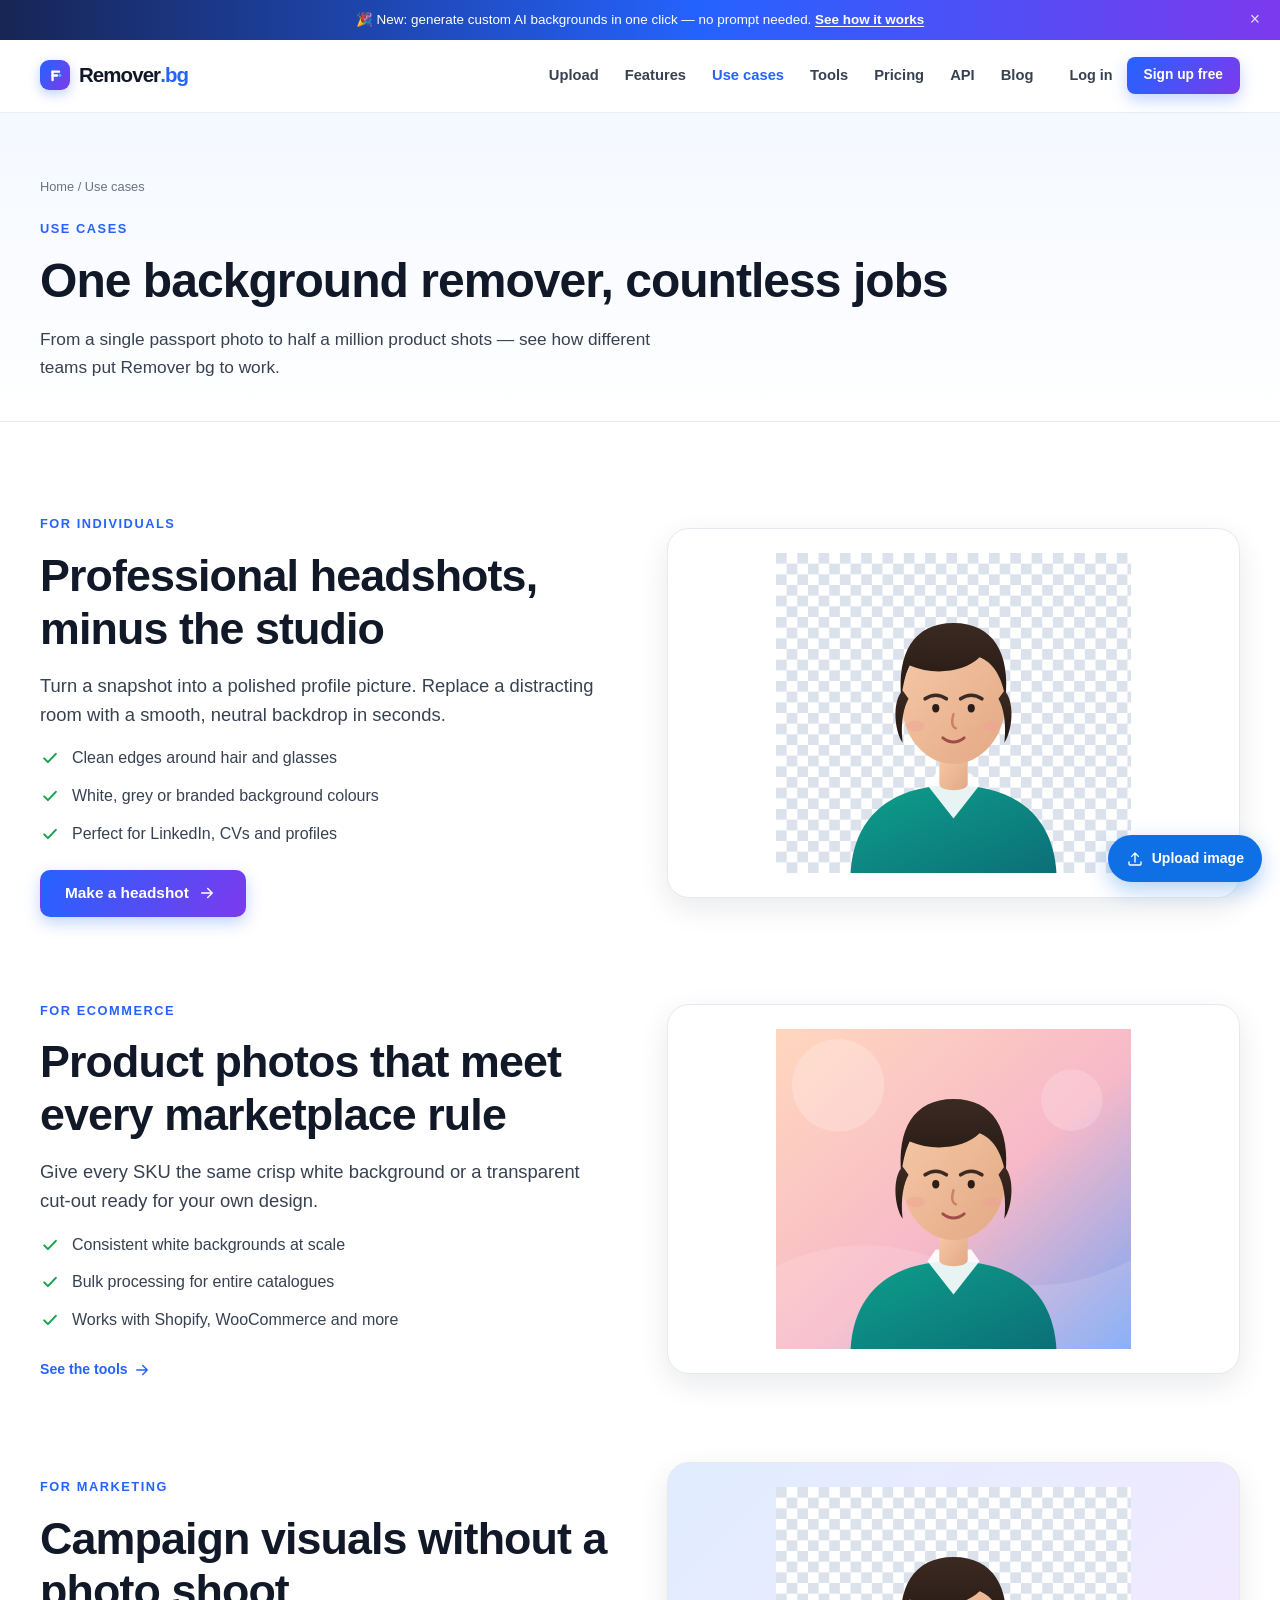
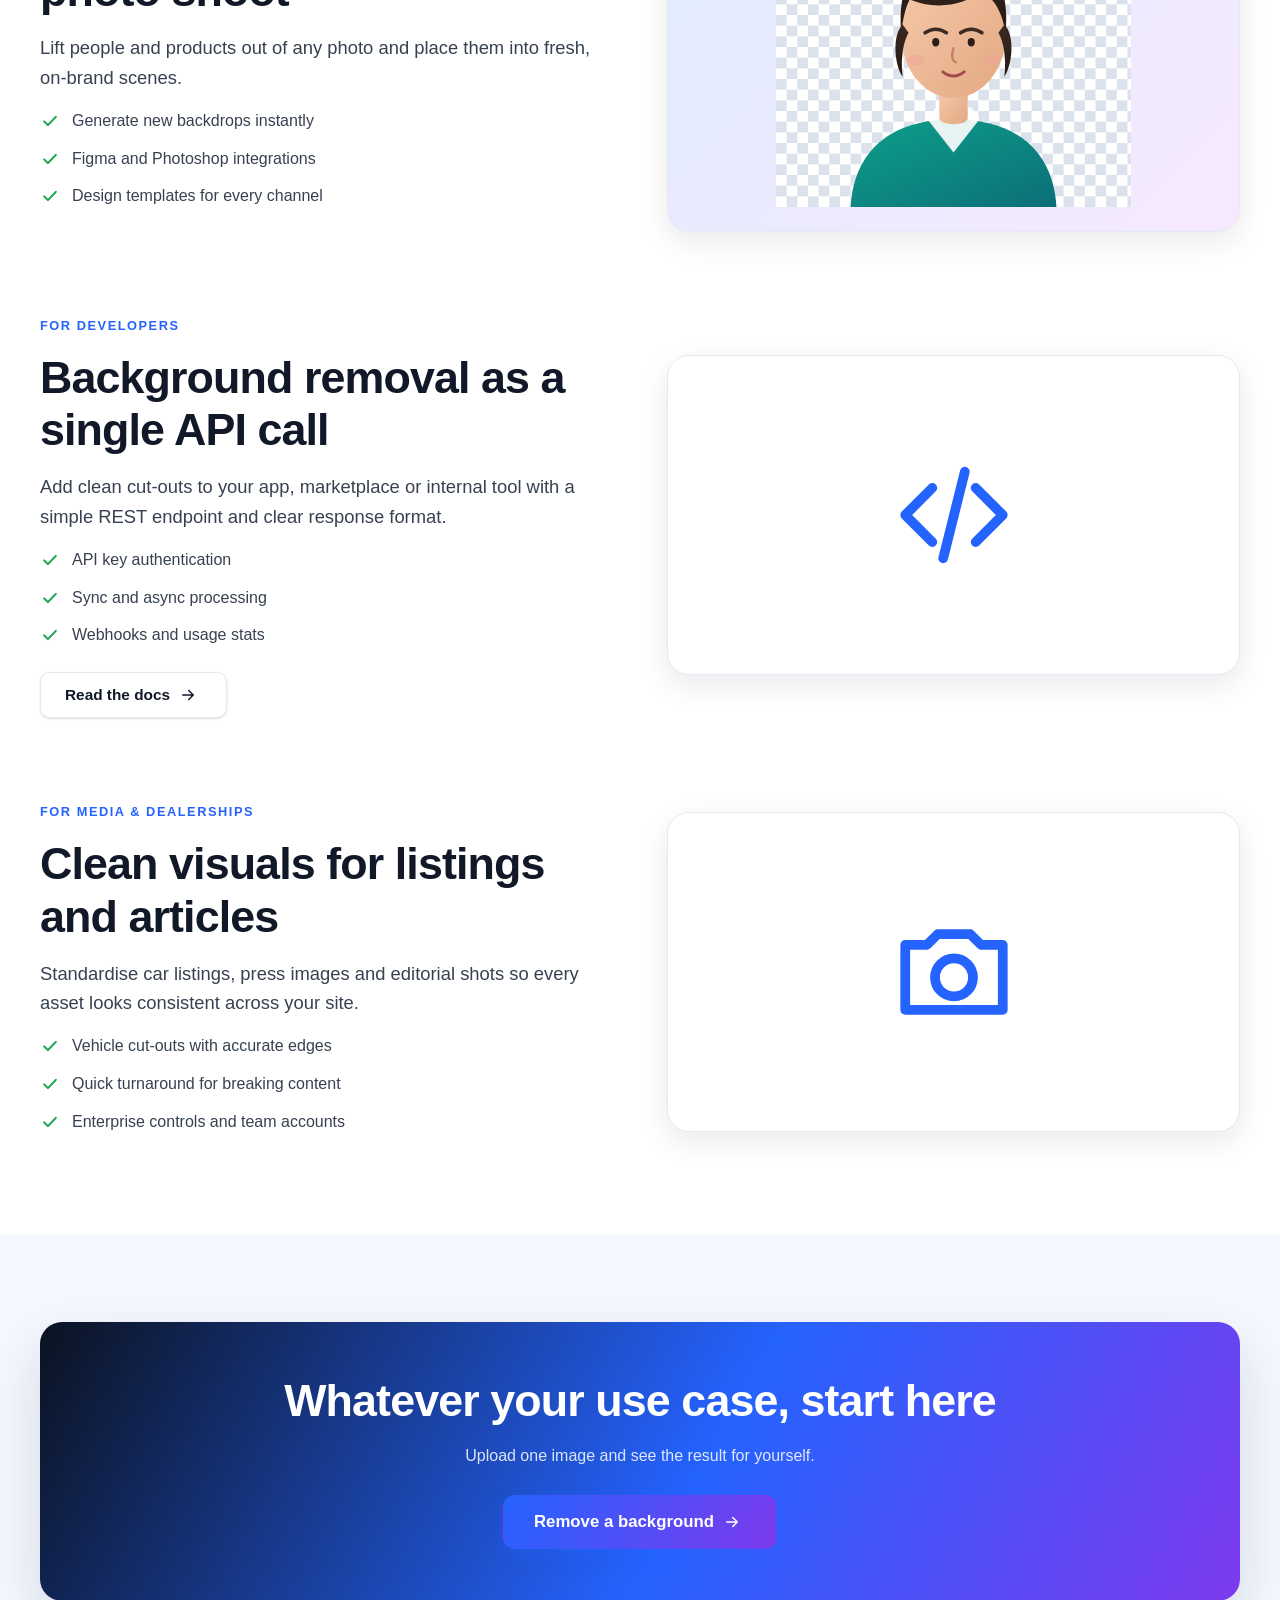
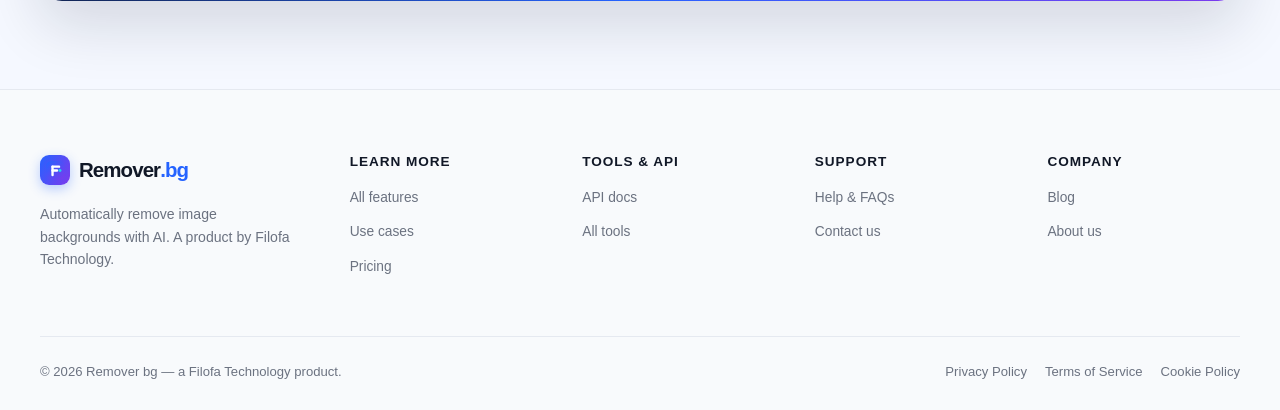
<file: use-cases.html>
<!DOCTYPE html>
<html lang="en">
<head>
<meta charset="UTF-8"><meta name="viewport" content="width=device-width, initial-scale=1">
<title>Use cases — Remover bg</title>
<meta name="description" content="See how photographers, ecommerce teams, marketers, developers and creators use Remover bg to remove image backgrounds.">
<link rel="icon" href="assets/img/favicon.svg" type="image/svg+xml"><link rel="stylesheet" href="assets/css/style.css">
</head>
<body>
<div class="announce">🎉 New: generate custom AI backgrounds in one click — no prompt needed. <a href="features.html#generator">See how it works</a><button class="announce-close" aria-label="Dismiss">×</button></div>
<header class="site-header"><div class="container header-inner">
  <a href="index.html" class="logo"><span class="logo-mark"><svg><use href="#i-filofa"/></svg></span><span>Remover<b>.bg</b></span></a>
  <nav class="main-nav"><a href="upload.html">Upload</a><a href="features.html">Features</a><a href="use-cases.html">Use cases</a><a href="tools.html">Tools</a><a href="pricing.html">Pricing</a><a href="api.html">API</a><a href="blog.html">Blog</a></nav>
  <div class="header-actions"><a href="contact.html" class="login">Log in</a><a href="pricing.html" class="btn btn-primary btn-sm">Sign up free</a><button class="menu-toggle" aria-label="Open menu"><span></span><span></span><span></span></button></div>
</div></header>

<section class="page-hero"><div class="container">
  <div class="breadcrumb"><a href="index.html">Home</a> / Use cases</div><span class="eyebrow">Use cases</span>
  <h1>One background remover, countless jobs</h1><p>From a single passport photo to half a million product shots — see how different teams put Remover bg to work.</p>
</div></section>

<section class="section"><div class="container">
  <div class="feature-row reveal" id="photographers" style="display:grid;grid-template-columns:1fr 1fr;gap:54px;align-items:center">
    <div><span class="eyebrow">For individuals</span><h2>Professional headshots, minus the studio</h2><p class="lead">Turn a snapshot into a polished profile picture. Replace a distracting room with a smooth, neutral backdrop in seconds.</p>
      <ul class="check-list"><li><svg><use href="#i-check"/></svg><span>Clean edges around hair and glasses</span></li><li><svg><use href="#i-check"/></svg><span>White, grey or branded background colours</span></li><li><svg><use href="#i-check"/></svg><span>Perfect for LinkedIn, CVs and profiles</span></li></ul>
      <a href="index.html" class="btn btn-primary" style="margin-top:12px">Make a headshot <svg class="inline-icon"><use href="#i-arrow"/></svg></a>
    </div><div class="usecase-art"><img src="assets/img/after.svg" alt="Headshot cut-out" style="max-height:320px"></div>
  </div>

  <div class="feature-row reveal" id="ecommerce" style="display:grid;grid-template-columns:1fr 1fr;gap:54px;align-items:center;margin-top:80px">
    <div><span class="eyebrow">For ecommerce</span><h2>Product photos that meet every marketplace rule</h2><p class="lead">Give every SKU the same crisp white background or a transparent cut-out ready for your own design.</p>
      <ul class="check-list"><li><svg><use href="#i-check"/></svg><span>Consistent white backgrounds at scale</span></li><li><svg><use href="#i-check"/></svg><span>Bulk processing for entire catalogues</span></li><li><svg><use href="#i-check"/></svg><span>Works with Shopify, WooCommerce and more</span></li></ul>
      <a href="tools.html#passport" class="card-link">See the tools <svg class="inline-icon"><use href="#i-arrow"/></svg></a>
    </div><div class="usecase-art"><img src="assets/img/before.svg" alt="Product photo" style="max-height:320px"></div>
  </div>

  <div class="feature-row reveal" id="marketing" style="display:grid;grid-template-columns:1fr 1fr;gap:54px;align-items:center;margin-top:80px">
    <div><span class="eyebrow">For marketing</span><h2>Campaign visuals without a photo shoot</h2><p class="lead">Lift people and products out of any photo and place them into fresh, on-brand scenes.</p>
      <ul class="check-list"><li><svg><use href="#i-check"/></svg><span>Generate new backdrops instantly</span></li><li><svg><use href="#i-check"/></svg><span>Figma and Photoshop integrations</span></li><li><svg><use href="#i-check"/></svg><span>Design templates for every channel</span></li></ul>
    </div><div class="usecase-art" style="background:linear-gradient(135deg,#e0ecff,#f7e9ff)"><img src="assets/img/after.svg" alt="Marketing visual" style="max-height:320px"></div>
  </div>

  <div class="feature-row reveal" id="developers" style="display:grid;grid-template-columns:1fr 1fr;gap:54px;align-items:center;margin-top:80px">
    <div><span class="eyebrow">For developers</span><h2>Background removal as a single API call</h2><p class="lead">Add clean cut-outs to your app, marketplace or internal tool with a simple REST endpoint and clear response format.</p>
      <ul class="check-list"><li><svg><use href="#i-check"/></svg><span>API key authentication</span></li><li><svg><use href="#i-check"/></svg><span>Sync and async processing</span></li><li><svg><use href="#i-check"/></svg><span>Webhooks and usage stats</span></li></ul>
      <a href="api.html" class="btn btn-outline" style="margin-top:12px">Read the docs <svg class="inline-icon"><use href="#i-arrow"/></svg></a>
    </div><div class="usecase-art"><svg style="width:130px;height:130px;color:var(--blue)"><use href="#i-api"/></svg></div>
  </div>

  <div class="feature-row reveal" id="media" style="display:grid;grid-template-columns:1fr 1fr;gap:54px;align-items:center;margin-top:80px">
    <div><span class="eyebrow">For media &amp; dealerships</span><h2>Clean visuals for listings and articles</h2><p class="lead">Standardise car listings, press images and editorial shots so every asset looks consistent across your site.</p>
      <ul class="check-list"><li><svg><use href="#i-check"/></svg><span>Vehicle cut-outs with accurate edges</span></li><li><svg><use href="#i-check"/></svg><span>Quick turnaround for breaking content</span></li><li><svg><use href="#i-check"/></svg><span>Enterprise controls and team accounts</span></li></ul>
    </div><div class="usecase-art"><svg style="width:130px;height:130px;color:var(--blue)"><use href="#i-camera"/></svg></div>
  </div>
</div></section>

<section class="section section-blue"><div class="container cta-band reveal"><h2>Whatever your use case, start here</h2><p>Upload one image and see the result for yourself.</p><a href="index.html" class="btn btn-primary btn-lg">Remove a background <svg class="inline-icon"><use href="#i-arrow"/></svg></a></div></section>

<footer class="site-footer"><div class="container">
  <div class="footer-grid">
    <div class="footer-brand"><a href="index.html" class="logo"><span class="logo-mark"><svg><use href="#i-filofa"/></svg></span><span>Remover<b>.bg</b></span></a><p>Automatically remove image backgrounds with AI. A product by Filofa Technology.</p></div>
    <div class="footer-col"><h4>Learn more</h4><ul><li><a href="features.html">All features</a></li><li><a href="use-cases.html">Use cases</a></li><li><a href="pricing.html">Pricing</a></li></ul></div>
    <div class="footer-col"><h4>Tools &amp; API</h4><ul><li><a href="api.html">API docs</a></li><li><a href="tools.html">All tools</a></li></ul></div>
    <div class="footer-col"><h4>Support</h4><ul><li><a href="faq.html">Help &amp; FAQs</a></li><li><a href="contact.html">Contact us</a></li></ul></div>
    <div class="footer-col"><h4>Company</h4><ul><li><a href="blog.html">Blog</a></li><li><a href="about.html">About us</a></li></ul></div>
  </div>
  <div class="footer-bottom"><p>© 2026 Remover bg — a Filofa Technology product.</p><div class="footer-legal"><a href="privacy.html">Privacy Policy</a><a href="terms.html">Terms of Service</a><a href="cookies.html">Cookie Policy</a></div></div>
</div></footer>
<script src="assets/js/icons.js"></script><script src="assets/js/site.js"></script>
</body></html>
</file>
<file: assets/css/style.css>
/* =========================================================
   Remover bg website — shared stylesheet
   ========================================================= */

:root{
  --blue:#2563FF;
  --blue-dark:#1D4ED8;
  --blue-light:#edf2ff;
  --blue-lighter:#f5f8ff;
  --violet:#7C3AED;
  --cyan:#22D3EE;
  --ink:#111827;
  --ink-2:#374151;
  --muted:#6b7280;
  --line:#e5e9f0;
  --bg:#ffffff;
  --soft:#f7f9fc;
  --green:#16a34a;
  --radius:14px;
  --radius-lg:22px;
  --shadow-sm:0 1px 2px rgba(16,24,40,.06),0 1px 3px rgba(16,24,40,.08);
  --shadow:0 10px 30px rgba(16,24,40,.09);
  --shadow-lg:0 24px 60px rgba(16,24,40,.14);
  --max:1200px;
  --header-h:72px;
}

*,*::before,*::after{box-sizing:border-box}
html{scroll-behavior:smooth}
body{
  margin:0;
  font-family:Inter,-apple-system,BlinkMacSystemFont,"Segoe UI",Roboto,"Helvetica Neue",Arial,sans-serif;
  color:var(--ink);
  background:var(--bg);
  line-height:1.6;
  -webkit-font-smoothing:antialiased;
  font-size:16px;
}
img{max-width:100%;display:block}
a{color:inherit;text-decoration:none}
button,input,select,textarea{font:inherit}
button{cursor:pointer}
ul{margin:0;padding:0;list-style:none}
h1,h2,h3,h4{line-height:1.18;margin:0 0 16px;letter-spacing:-.02em;font-weight:800}
h1{font-size:clamp(2.3rem,5vw,4rem)}
h2{font-size:clamp(1.9rem,3.6vw,2.8rem)}
h3{font-size:1.25rem}
p{margin:0 0 16px}
:focus-visible{outline:3px solid rgba(37,99,255,.35);outline-offset:2px;border-radius:4px}

/* ---------- layout helpers ---------- */
.container{width:min(100% - 40px,var(--max));margin-inline:auto}
.container-narrow{width:min(100% - 40px,860px);margin-inline:auto}
.section{padding:88px 0}
.section-sm{padding:56px 0}
.section-soft{background:var(--soft)}
.section-blue{background:var(--blue-lighter)}
.text-center{text-align:center}
.muted{color:var(--muted)}
.lead{font-size:1.15rem;color:var(--ink-2)}
.eyebrow{display:inline-block;color:var(--blue);font-weight:800;font-size:.8rem;letter-spacing:.12em;text-transform:uppercase;margin-bottom:14px}
.gradient-text{background:linear-gradient(100deg,#1a5cff,#7c3aed);-webkit-background-clip:text;background-clip:text;color:transparent}
.divider{height:1px;background:var(--line);border:0;margin:0}

/* ---------- buttons ---------- */
.btn{
  display:inline-flex;align-items:center;justify-content:center;gap:9px;
  padding:13px 24px;border-radius:10px;border:1px solid transparent;
  font-weight:700;font-size:.96rem;line-height:1.2;text-align:center;
  transition:transform .18s ease,box-shadow .18s ease,background .18s ease,border-color .18s ease;
  white-space:nowrap;
}
.btn:hover{transform:translateY(-2px)}
.btn:active{transform:translateY(0)}
.btn-primary{background:linear-gradient(120deg,var(--blue),var(--violet));color:#fff;box-shadow:0 6px 16px rgba(37,99,255,.28)}
.btn-primary:hover{background:linear-gradient(120deg,var(--blue-dark),#6D28D9);box-shadow:0 10px 24px rgba(37,99,255,.36)}
.btn-outline{background:#fff;color:var(--ink);border-color:var(--line);box-shadow:var(--shadow-sm)}
.btn-outline:hover{border-color:#cfd8e8}
.btn-ghost{background:transparent;color:var(--ink-2)}
.btn-ghost:hover{background:var(--soft)}
.btn-lg{padding:16px 30px;font-size:1.05rem;border-radius:12px}
.btn-sm{padding:9px 16px;font-size:.86rem;border-radius:8px}
.btn-block{width:100%}
.btn[disabled]{opacity:.6;cursor:not-allowed;transform:none}

/* ---------- announcement bar ---------- */
.announce{background:linear-gradient(90deg,#172554,#2563FF 55%,#7C3AED);color:#fff;text-align:center;font-size:.84rem;padding:9px 44px;position:relative}
.announce a{text-decoration:underline;text-underline-offset:2px;font-weight:700}
.announce-close{position:absolute;right:14px;top:50%;transform:translateY(-50%);background:none;border:0;color:#fff;font-size:1.1rem;line-height:1;opacity:.8}

/* ---------- header ---------- */
.site-header{position:sticky;top:0;z-index:100;background:rgba(255,255,255,.92);backdrop-filter:blur(12px);border-bottom:1px solid rgba(229,233,240,.8)}
.header-inner{height:var(--header-h);display:flex;align-items:center;gap:28px}
.logo{display:inline-flex;align-items:center;gap:9px;font-weight:800;font-size:1.28rem;letter-spacing:-.045em;flex-shrink:0}
.logo-mark{width:30px;height:30px;border-radius:9px;background:linear-gradient(120deg,var(--blue),var(--violet));display:grid;place-items:center;box-shadow:0 4px 12px rgba(37,99,255,.3)}
.logo-mark svg{width:19px;height:19px}
.logo span b{color:var(--blue)}
.main-nav{display:flex;align-items:center;gap:26px;margin-left:auto}
.main-nav a{font-size:.92rem;font-weight:600;color:var(--ink-2);transition:color .15s}
.main-nav a:hover,.main-nav a.active{color:var(--blue)}
.header-actions{display:flex;align-items:center;gap:14px;margin-left:8px}
.header-actions .login{font-size:.9rem;font-weight:700;color:var(--ink-2)}
.menu-toggle{display:none;background:none;border:0;padding:6px;margin-left:auto}
.menu-toggle span{display:block;width:24px;height:2px;background:var(--ink);margin:5px 0;border-radius:2px}

/* mobile nav */
@media(max-width:960px){
  .main-nav{
    display:none;position:absolute;top:var(--header-h);left:0;right:0;
    flex-direction:column;align-items:stretch;gap:0;background:#fff;
    border-bottom:1px solid var(--line);padding:10px 20px 18px;box-shadow:var(--shadow);
  }
  .main-nav.open{display:flex}
  .main-nav a{padding:11px 0;border-bottom:1px solid var(--line)}
  .menu-toggle{display:block}
  .header-actions{margin-left:0}
  .header-actions .login{display:none}
}

/* ---------- hero ---------- */
.hero{position:relative;overflow:hidden;padding:72px 0 84px;background:
  radial-gradient(900px 420px at 85% 10%,#dbe8ff 0%,transparent 65%),
  radial-gradient(700px 380px at 5% 90%,#eef3ff 0%,transparent 60%),#fbfdff}
.hero::after{content:"";position:absolute;inset:0;pointer-events:none;
  background-image:radial-gradient(rgba(37,99,255,.09) 1px,transparent 1px);background-size:26px 26px;
  mask-image:linear-gradient(180deg,rgba(0,0,0,.5),transparent 70%);opacity:.5}
.hero-grid{display:grid;grid-template-columns:1.02fr .98fr;gap:56px;align-items:center;position:relative;z-index:1}
.hero h1 span{display:block}
.hero h1 .free-line{font-size:.72em;font-weight:700;color:var(--ink-2);margin-top:8px}
.hero h1 .free-line u{text-decoration-thickness:4px;text-underline-offset:6px;text-decoration-color:var(--blue);color:var(--blue)}
.hero-sub{font-size:1.1rem;color:var(--ink-2);max-width:500px;margin:20px 0 28px}
.hero-cta{display:flex;align-items:center;gap:14px;flex-wrap:wrap}
.hero-note{display:flex;align-items:center;gap:8px;color:var(--muted);font-size:.85rem;margin-top:20px}
.hero-note svg{width:16px;height:16px;color:var(--green)}

/* hero visual: before / after */
.hero-visual{position:relative}
.showcase{
  position:relative;border-radius:var(--radius-lg);overflow:hidden;background:#fff;
  box-shadow:var(--shadow-lg);border:1px solid rgba(255,255,255,.9);
}
.showcase-media{position:relative;aspect-ratio:1.12;overflow:hidden;background:#dfe7f5}
.showcase-media img{width:100%;height:100%;object-fit:cover}
.showcase-after{position:absolute;inset:0;overflow:hidden;clip-path:inset(0 50% 0 0)}
.showcase-after::after{content:"";position:absolute;top:0;right:0;width:3px;height:100%;background:#fff}
.showcase-after img{position:absolute;inset:0;width:100%;height:100%;object-fit:cover;max-width:none}
.slider-handle{
  position:absolute;top:50%;left:50%;transform:translate(-50%,-50%);
  width:44px;height:44px;border-radius:50%;background:#fff;box-shadow:0 4px 16px rgba(0,0,0,.22);
  display:grid;place-items:center;color:var(--blue);font-weight:800;z-index:3;pointer-events:none;
}
.slider-range{position:absolute;inset:0;width:100%;height:100%;opacity:0;cursor:ew-resize;margin:0;z-index:4}
.showcase-labels{position:absolute;top:14px;left:14px;right:14px;display:flex;justify-content:space-between;z-index:2;pointer-events:none}
.showcase-labels span{background:rgba(17,24,39,.72);color:#fff;font-size:.72rem;font-weight:700;padding:5px 10px;border-radius:999px;backdrop-filter:blur(4px)}
.showcase-footer{display:flex;align-items:center;gap:10px;padding:14px 18px;background:#fff;border-top:1px solid var(--line);font-size:.83rem;color:var(--ink-2)}
.showcase-footer .dot{width:9px;height:9px;border-radius:50%;background:var(--green);flex:none}
.float-badge{
  position:absolute;right:-18px;bottom:56px;background:#fff;border-radius:14px;padding:12px 16px;
  box-shadow:var(--shadow-lg);display:flex;align-items:center;gap:10px;font-size:.82rem;font-weight:700;z-index:5;
}
.float-badge svg{width:20px;height:20px;color:var(--green)}
.float-badge small{display:block;color:var(--muted);font-weight:500;font-size:.72rem}
@media(max-width:900px){
  .hero-grid{grid-template-columns:1fr;gap:44px}
  .float-badge{right:8px}
}

/* ---------- uploader ---------- */
.uploader-wrap{position:relative;z-index:2;margin-top:8px}
.dropzone{
  background:#fff;border:2px dashed #c9d7f5;border-radius:var(--radius-lg);
  padding:44px 30px;text-align:center;transition:.2s ease;box-shadow:var(--shadow);
}
.dropzone.drag{border-color:var(--blue);background:var(--blue-lighter);transform:scale(1.01)}
.drop-icon{width:64px;height:64px;margin:0 auto 18px;border-radius:18px;background:var(--blue-light);display:grid;place-items:center;color:var(--blue)}
.drop-icon svg{width:30px;height:30px}
.dropzone h3{font-size:1.2rem;margin-bottom:6px}
.dropzone p{color:var(--muted);font-size:.92rem;margin-bottom:20px}
.drop-or{display:flex;align-items:center;gap:14px;color:#9aa4b5;font-size:.78rem;margin:18px 0 14px}
.drop-or::before,.drop-or::after{content:"";height:1px;background:var(--line);flex:1}
.url-row{display:flex;gap:8px;max-width:460px;margin:0 auto}
.url-row input{flex:1;min-width:0;padding:11px 14px;border:1px solid var(--line);border-radius:9px;font-size:.88rem}
.upload-tabs{display:flex;gap:8px;justify-content:center;margin-bottom:18px}
.upload-tab{padding:8px 14px;border-radius:999px;border:1px solid var(--line);background:#fff;font-size:.82rem;font-weight:700;color:var(--ink-2)}
.upload-tab.active{background:var(--blue-light);border-color:#bfd2ff;color:var(--blue)}

/* result panel */
.result-panel{background:#fff;border-radius:var(--radius-lg);box-shadow:var(--shadow-lg);overflow:hidden;border:1px solid var(--line)}
.result-head{display:flex;align-items:center;justify-content:space-between;gap:14px;padding:16px 22px;border-bottom:1px solid var(--line);flex-wrap:wrap}
.result-head strong{font-size:.95rem}
.result-head .pill{background:#eaf8ef;color:#15803d;border-radius:999px;padding:4px 11px;font-size:.74rem;font-weight:800}
.compare{display:grid;grid-template-columns:1fr 1fr;gap:1px;background:var(--line)}
.compare figure{margin:0;background:#fff;padding:16px;min-width:0}
.compare figcaption{font-size:.78rem;font-weight:700;color:var(--muted);margin-bottom:10px;text-transform:uppercase;letter-spacing:.05em}
.canvas-frame{
  position:relative;border-radius:10px;overflow:hidden;min-height:260px;
  background-color:#fff;
  background-image:linear-gradient(45deg,#e8ecf2 25%,transparent 25%),linear-gradient(-45deg,#e8ecf2 25%,transparent 25%),linear-gradient(45deg,transparent 75%,#e8ecf2 75%),linear-gradient(-45deg,transparent 75%,#e8ecf2 75%);
  background-size:20px 20px;background-position:0 0,0 10px,10px -10px,-10px 0;
  display:grid;place-items:center;
}
.canvas-frame canvas,.canvas-frame img{max-width:100%;max-height:440px;width:auto;height:auto;display:block}
.result-tools{padding:20px 22px;border-top:1px solid var(--line)}
.tool-label{font-size:.78rem;font-weight:800;text-transform:uppercase;letter-spacing:.06em;color:var(--muted);margin:0 0 10px}
.bg-swatches{display:flex;gap:10px;flex-wrap:wrap;align-items:center}
.swatch{width:34px;height:34px;border-radius:50%;border:2px solid #fff;box-shadow:0 0 0 1px var(--line);position:relative}
.swatch.active{box-shadow:0 0 0 2px var(--blue)}
.swatch.transparent{background:conic-gradient(#d7dce5 0 25%,#fff 0 50%,#d7dce5 0 75%,#fff 0) 0/12px 12px}
.result-actions{display:flex;align-items:center;gap:12px;flex-wrap:wrap;padding:0 22px 22px}
.brush-bar{display:flex;align-items:center;gap:10px;flex-wrap:wrap;margin-top:18px;padding:12px 14px;background:var(--soft);border-radius:10px}
.brush-bar label{font-size:.83rem;font-weight:700;color:var(--ink-2)}
.brush-bar input[type=range]{accent-color:var(--blue);width:120px}
.processing-overlay{position:fixed;inset:0;z-index:200;background:rgba(15,23,42,.55);backdrop-filter:blur(5px);display:flex;align-items:center;justify-content:center;padding:20px}
.processing-card{background:#fff;border-radius:18px;padding:36px 42px;min-width:min(360px,100%);text-align:center;box-shadow:var(--shadow-lg);display:flex;flex-direction:column;align-items:center;gap:16px}
.processing-card .spinner{width:48px;height:48px}
.progress-overlay{position:absolute;inset:0;background:rgba(255,255,255,.88);display:flex;flex-direction:column;align-items:center;justify-content:center;gap:14px;z-index:6;backdrop-filter:blur(3px)}
.spinner{width:42px;height:42px;border:4px solid var(--blue-light);border-top-color:var(--blue);border-radius:50%;animation:spin .8s linear infinite}
@keyframes spin{to{transform:rotate(360deg)}}
.progress-track{width:min(260px,70%);height:7px;border-radius:99px;background:var(--blue-light);overflow:hidden}
.progress-track i{display:block;height:100%;background:var(--blue);width:10%;transition:width .3s}
.hidden{display:none!important}

/* ---------- feature grid ---------- */
.grid{display:grid;gap:24px}
.grid-3{grid-template-columns:repeat(3,1fr)}
.grid-4{grid-template-columns:repeat(4,1fr)}
.grid-2{grid-template-columns:repeat(2,1fr)}
@media(max-width:960px){.grid-3,.grid-4{grid-template-columns:repeat(2,1fr)}}
@media(max-width:640px){.grid-3,.grid-4,.grid-2{grid-template-columns:1fr}}

.card{background:#fff;border:1px solid var(--line);border-radius:var(--radius);padding:28px;box-shadow:var(--shadow-sm);transition:transform .2s,box-shadow .2s,border-color .2s}
.card:hover{transform:translateY(-4px);box-shadow:var(--shadow);border-color:#d4e0fa}
.card-icon{width:46px;height:46px;border-radius:12px;background:var(--blue-light);color:var(--blue);display:grid;place-items:center;margin-bottom:18px}
.card-icon svg{width:23px;height:23px}
.card h3{font-size:1.08rem;margin-bottom:8px}
.card p{font-size:.92rem;color:var(--muted);margin:0}
.card-link{color:var(--blue);font-weight:700;font-size:.88rem;display:inline-flex;align-items:center;gap:5px;margin-top:14px}

/* ---------- tabs ---------- */
.tabs{display:flex;gap:6px;border-bottom:1px solid var(--line);overflow-x:auto;margin-bottom:28px;scrollbar-width:none}
.tabs::-webkit-scrollbar{display:none}
.tab{padding:12px 18px;font-weight:700;font-size:.9rem;color:var(--muted);border-bottom:3px solid transparent;background:none;border-top:0;border-left:0;border-right:0;white-space:nowrap}
.tab.active{color:var(--blue);border-color:var(--blue)}
.tab-panel{display:none;animation:fade .3s ease}
.tab-panel.active{display:block}
@keyframes fade{from{opacity:0;transform:translateY(6px)}to{opacity:1;transform:none}}

/* use-case showcase */
.usecase{display:grid;grid-template-columns:1fr 1fr;gap:50px;align-items:center}
.usecase-art{border-radius:var(--radius-lg);overflow:hidden;box-shadow:var(--shadow);background:#fff;border:1px solid var(--line);min-height:320px;display:grid;place-items:center;padding:24px}
@media(max-width:860px){.usecase{grid-template-columns:1fr;gap:28px}}
.check-list li{display:flex;gap:12px;align-items:flex-start;margin-bottom:12px;color:var(--ink-2)}
.check-list svg{width:20px;height:20px;color:var(--green);flex:none;margin-top:3px}

/* ---------- stats / logos ---------- */
.stats{display:grid;grid-template-columns:repeat(4,1fr);gap:20px;text-align:center}
.stat b{display:block;font-size:2.2rem;color:var(--blue);letter-spacing:-.03em}
.stat span{font-size:.86rem;color:var(--muted)}
@media(max-width:700px){.stats{grid-template-columns:repeat(2,1fr)}}
.logo-strip{display:flex;flex-wrap:wrap;gap:18px 42px;align-items:center;justify-content:center;opacity:.6}
.logo-strip span{font-weight:800;font-size:1.05rem;letter-spacing:-.03em;color:#8792a5}

/* ---------- blog ---------- */
.post{border:1px solid var(--line);border-radius:var(--radius);overflow:hidden;background:#fff;transition:.2s;display:block}
.post:hover{transform:translateY(-4px);box-shadow:var(--shadow)}
.post-art{height:170px;display:grid;place-items:center;background:linear-gradient(135deg,#e8f0ff,#f7faff)}
.post-art svg{width:76px;height:76px;color:var(--blue);opacity:.75}
.post-body{padding:20px}
.post-date{font-size:.75rem;color:var(--muted);font-weight:700;text-transform:uppercase;letter-spacing:.05em}
.post h3{font-size:1.02rem;margin:8px 0 0}

/* ---------- CTA band ---------- */
.cta-band{background:linear-gradient(120deg,#0B1220,#2563FF 55%,#7C3AED);border-radius:var(--radius-lg);padding:52px;color:#fff;text-align:center;box-shadow:var(--shadow-lg)}
.cta-band h2{color:#fff}
.cta-band p{color:rgba(255,255,255,.85);max-width:560px;margin:0 auto 26px}
.cta-band .btn-outline{background:transparent;color:#fff;border-color:rgba(255,255,255,.6)}

/* ---------- footer ---------- */
.site-footer{background:#f8fafc;border-top:1px solid var(--line);padding:64px 0 28px;margin-top:0}
.footer-grid{display:grid;grid-template-columns:1.4fr repeat(4,1fr);gap:40px;margin-bottom:48px}
.footer-brand p{font-size:.88rem;color:var(--muted);max-width:260px;margin-top:16px}
.footer-col h4{font-size:.85rem;text-transform:uppercase;letter-spacing:.07em;margin-bottom:14px}
.footer-col li{margin-bottom:9px}
.footer-col a{font-size:.86rem;color:var(--muted)}
.footer-col a:hover{color:var(--blue)}
.footer-bottom{display:flex;align-items:center;justify-content:space-between;gap:20px;border-top:1px solid var(--line);padding-top:24px;flex-wrap:wrap}
.footer-bottom p{font-size:.82rem;color:var(--muted);margin:0}
.footer-legal{display:flex;gap:18px;flex-wrap:wrap}
.footer-legal a{font-size:.82rem;color:var(--muted)}
@media(max-width:960px){.footer-grid{grid-template-columns:repeat(2,1fr)}}
@media(max-width:560px){.footer-grid{grid-template-columns:1fr}}

/* ---------- page hero (inner pages) ---------- */
.page-hero{padding:64px 0 40px;background:linear-gradient(180deg,#f4f8ff,#fff);border-bottom:1px solid var(--line)}
.page-hero h1{font-size:clamp(2rem,4vw,3rem)}
.page-hero p{font-size:1.08rem;color:var(--ink-2);max-width:640px;margin:0}
.breadcrumb{font-size:.8rem;color:var(--muted);margin-bottom:18px}
.breadcrumb a:hover{color:var(--blue)}

/* ---------- pricing ---------- */
.pricing-grid{display:grid;grid-template-columns:repeat(3,1fr);gap:22px;align-items:stretch}
@media(max-width:900px){.pricing-grid{grid-template-columns:1fr;max-width:520px;margin:auto}}
.price-card{background:#fff;border:1px solid var(--line);border-radius:var(--radius-lg);padding:30px;position:relative;display:flex;flex-direction:column}
.price-card.featured{border:2px solid var(--blue);box-shadow:var(--shadow-lg)}
.price-badge{position:absolute;top:-13px;left:50%;transform:translateX(-50%);background:var(--blue);color:#fff;font-size:.72rem;font-weight:800;padding:5px 14px;border-radius:99px;white-space:nowrap}
.price-card h3{margin-bottom:6px}
.price-amount{font-size:2.4rem;font-weight:800;letter-spacing:-.04em;margin:10px 0 2px}
.price-amount small{font-size:.9rem;font-weight:600;color:var(--muted)}
.price-card ul{margin:20px 0 26px;flex:1}
.price-card li{display:flex;gap:9px;font-size:.9rem;color:var(--ink-2);margin-bottom:11px}
.price-card li svg{width:18px;height:18px;color:var(--green);flex:none;margin-top:2px}

/* ---------- accordion ---------- */
.accordion{max-width:820px;margin:auto}
.acc-item{border:1px solid var(--line);border-radius:12px;margin-bottom:12px;background:#fff;overflow:hidden}
.acc-q{width:100%;display:flex;justify-content:space-between;align-items:center;gap:16px;padding:18px 20px;background:none;border:0;text-align:left;font-weight:700;font-size:.98rem}
.acc-q .plus{font-size:1.3rem;color:var(--blue);line-height:1;transition:transform .2s}
.acc-item.open .plus{transform:rotate(45deg)}
.acc-a{max-height:0;overflow:hidden;transition:max-height .3s ease;padding:0 20px}
.acc-item.open .acc-a{max-height:400px;padding-bottom:18px}
.acc-a p{margin:0;color:var(--muted);font-size:.92rem}

/* ---------- code blocks ---------- */
.code-card{background:#0f172a;border-radius:14px;overflow:hidden;box-shadow:var(--shadow);margin-bottom:22px}
.code-head{display:flex;align-items:center;justify-content:space-between;padding:12px 18px;background:#1e293b;color:#cbd5e1;font-size:.78rem;font-weight:700}
.code-card pre{margin:0;padding:20px;overflow-x:auto;color:#e2e8f0;font-size:.84rem;line-height:1.7}
.code-card code{font-family:"SFMono-Regular",Consolas,"Liberation Mono",monospace}
.tok-key{color:#7dd3fc}.tok-str{color:#a5f3a0}.tok-com{color:#94a3b8}.tok-fn{color:#fcd34d}
.copy-btn{background:rgba(255,255,255,.08);border:1px solid rgba(255,255,255,.16);color:#e2e8f0;border-radius:6px;padding:4px 10px;font-size:.74rem}
.copy-btn:hover{background:rgba(255,255,255,.16)}

/* api layout */
.api-layout{display:grid;grid-template-columns:230px 1fr;gap:40px;align-items:start}
@media(max-width:860px){.api-layout{grid-template-columns:1fr}}
.api-sidebar{position:sticky;top:calc(var(--header-h) + 20px)}
.api-sidebar a{display:block;padding:9px 12px;border-radius:8px;font-size:.88rem;color:var(--ink-2)}
.api-sidebar a:hover{background:var(--blue-light);color:var(--blue)}

/* ---------- forms ---------- */
.field{margin-bottom:18px}
.field label{display:block;font-size:.86rem;font-weight:700;margin-bottom:7px}
.field input,.field textarea,.field select{width:100%;padding:12px 14px;border:1px solid var(--line);border-radius:9px;font-size:.92rem;background:#fff}
.field textarea{min-height:140px;resize:vertical}
.form-note{font-size:.8rem;color:var(--muted)}

/* tools mini apps */
.tool-card{padding:26px}
.tool-output{margin-top:18px;padding:16px;border:1px dashed var(--line);border-radius:10px;min-height:120px;display:grid;place-items:center;background:var(--soft);text-align:center;color:var(--muted);font-size:.88rem}
.range-row{display:flex;align-items:center;gap:12px}
.range-row input[type=range]{flex:1;accent-color:var(--blue)}

/* toast */
.toast{position:fixed;bottom:26px;left:50%;transform:translate(-50%,20px);background:#111827;color:#fff;padding:12px 20px;border-radius:10px;font-size:.88rem;z-index:300;opacity:0;pointer-events:none;transition:.25s;box-shadow:var(--shadow-lg)}
.toast.show{opacity:1;transform:translate(-50%,0)}

/* misc */
.inline-icon{width:18px;height:18px;vertical-align:-3px;margin-right:5px}
.art-placeholder{width:100%;height:100%;min-height:240px;border-radius:12px}
.center-stack{display:flex;flex-direction:column;align-items:center;gap:16px}
.reveal{opacity:0;transform:translateY(18px);transition:opacity .6s ease,transform .6s ease}
.reveal.visible{opacity:1;transform:none}

/* Floating upload shortcut available on every page */
.floating-upload{position:fixed;right:18px;bottom:18px;z-index:80;display:inline-flex;align-items:center;gap:8px;padding:12px 18px;border-radius:999px;background:#0F70E6;color:#fff;font:inherit;font-size:.88rem;font-weight:700;text-decoration:none;box-shadow:0 8px 22px rgba(15,112,230,.32);transition:.16s}
.floating-upload:hover{background:#0A5BC0;transform:translateY(-2px)}
.floating-upload svg{width:18px;height:18px}
body.result-open .floating-upload{display:none}
@media(max-width:640px){.floating-upload{right:14px;bottom:14px;padding:11px 14px}.floating-upload span{display:none}}
</file>
<file: assets/css/home.css>
/* Homepage — remove.bg-inspired structure and styling */
.hm-site{background:#fff;color:#454545;font-family:Poppins,-apple-system,BlinkMacSystemFont,"Segoe UI",Roboto,Arial,sans-serif}
.hm-hero{padding:70px 0 90px;background:#fff}
.hm-hero-grid{display:grid;grid-template-columns:1fr 1fr;gap:50px;align-items:center;max-width:1080px;margin:0 auto}
.hm-hero-left{text-align:center;padding-top:20px}
.hm-hero-person{width:min(300px,80%);margin:0 auto 18px}
.hm-hero h1{font-size:clamp(38px,4.2vw,60px);line-height:1.06;letter-spacing:-.035em;color:#454545;font-weight:600;margin:0 0 22px}
.hm-hero-sub{font-size:17px;font-weight:700;color:#454545;display:flex;align-items:center;justify-content:center;gap:10px;flex-wrap:wrap}
.hm-free-pill{background:#2563FF;color:#fff;border-radius:999px;padding:4px 14px;font-size:14px;font-weight:800}
.hm-upload-card{background:#fff;border-radius:28px;box-shadow:0 16px 50px rgba(17,24,39,.10);border:1px solid #f0f2f6;min-height:340px;display:flex;flex-direction:column;align-items:center;justify-content:center;padding:46px 30px;text-align:center;transition:box-shadow .2s}
.hm-upload-card.drag{box-shadow:0 0 0 3px #2563FF,0 16px 50px rgba(17,24,39,.1)}
.hm-upload-btn{border:0;border-radius:99px;background:#0F70E6;color:#fff;padding:14px 30px;font-size:17px;font-weight:700;box-shadow:0 4px 12px rgba(15,112,230,.22);font-family:inherit;cursor:pointer;transition:.18s}
.hm-upload-btn:hover{background:#0A5BC0;transform:translateY(-1px)}
.hm-upload-btn:disabled{opacity:.6;cursor:wait}
.hm-drop-label{margin:24px 0 0;font-size:16px;font-weight:700;color:#454545}
.hm-url-line{font-size:13px;color:#6B7280;margin:8px 0 0}
.hm-url-line a{color:#2563FF;text-decoration:underline;cursor:pointer}
.hm-url-row{display:flex;gap:8px;margin-top:14px;max-width:350px;width:100%}
.hm-url-row input{flex:1;min-width:0;padding:10px 12px;border:1px solid #d9dee7;border-radius:8px;font-size:13px;font-family:inherit}
.hm-under-card{margin-top:26px}
.hm-under-card b{display:block;font-size:14px;color:#374151;margin-bottom:10px}
.hm-thumbs{display:flex;gap:8px;justify-content:center;flex-wrap:wrap}
.hm-thumb{width:46px;height:46px;border-radius:8px;border:0;padding:0;overflow:hidden;cursor:pointer;background:#eee;transition:.15s}
.hm-thumb img{width:100%;height:100%;object-fit:cover;display:block}
.hm-thumb:hover{transform:translateY(-2px);box-shadow:0 4px 12px rgba(0,0,0,.14)}
.hm-fine{font-size:12px;color:#6B7280;max-width:430px;margin:16px auto 0;line-height:1.5}
.hm-fine a{color:#2563FF;text-decoration:underline}
.hm-error{color:#b91c1c;font-size:13px;min-height:20px;margin-top:10px}

.hm-section{padding:88px 0;background:#fff}
.hm-section.center{text-align:center}
.hm-section h2{font-size:clamp(28px,3.4vw,48px);font-weight:600;color:#454545;letter-spacing:-.025em;line-height:1.18;margin:0 0 16px}
.hm-section .lead{color:#6B7280;max-width:640px;margin:0 auto;font-size:16px}
.hm-tabs{display:flex;gap:8px;justify-content:center;flex-wrap:wrap;margin:36px 0 24px}
.hm-tab{border:1px solid #e5e7eb;background:#fff;border-radius:999px;padding:8px 16px;font-size:13px;font-weight:700;color:#454545;cursor:pointer;font-family:inherit}
.hm-tab.active{background:#2563FF;border-color:#2563FF;color:#fff}
.hm-demo{max-width:850px;margin:0 auto;border-radius:16px;overflow:hidden;border:1px solid #edf0f4;box-shadow:0 12px 30px rgba(17,24,39,.07)}
.hm-demo img{width:100%;display:block}
.hm-demo-link{display:inline-block;margin-top:20px;color:#2563FF;font-weight:700;font-size:14px;text-decoration:underline}

.hm-two{display:grid;grid-template-columns:1fr 1fr;gap:60px;align-items:center;max-width:1000px;margin:0 auto}
.hm-two h2{text-align:left}
.hm-two .lead{margin-left:0}
.hm-two-art{background:#f6f8fc;border-radius:16px;padding:28px;display:grid;place-items:center;min-height:280px}
.hm-two-links{display:flex;flex-direction:column;gap:10px;margin-top:22px}
.hm-two-links a{color:#2563FF;font-weight:700;font-size:14px;text-decoration:underline}

.hm-usecases{display:grid;grid-template-columns:repeat(3,1fr);gap:14px;max-width:920px;margin:38px auto 0}
.hm-usecase{border:1px solid #e5e7eb;border-radius:12px;padding:20px;text-align:left;background:#fff;display:flex;align-items:center;gap:12px;font-weight:700;font-size:14px;color:#374151;transition:.18s}
.hm-usecase:hover{box-shadow:0 8px 20px rgba(17,24,39,.08);transform:translateY(-2px)}
.hm-usecase svg{width:20px;height:20px;color:#2563FF;flex:none}

.hm-quotes{display:grid;grid-template-columns:repeat(3,1fr);gap:18px;max-width:1000px;margin:38px auto 0}
.hm-quote{border:1px solid #e5e7eb;border-radius:12px;padding:24px;background:#fff;font-size:14px;color:#454545;text-align:left}
.hm-quote p{margin:0 0 18px;line-height:1.6}
.hm-quote small{display:block;color:#6B7280;font-weight:700}
.hm-quote span{display:block;color:#9CA3AF;font-size:12px}

.hm-pictures{display:grid;grid-template-columns:repeat(5,1fr);gap:12px;max-width:1000px;margin:38px auto 0}
.hm-picture{border-radius:12px;overflow:hidden;background:#fff;border:1px solid #edf0f4}
.hm-picture .art{height:150px;display:grid;place-items:center;background:#eef2f8}
.hm-picture .art img{width:100%;height:100%;object-fit:cover}
.hm-picture .art img.cut{object-fit:contain;padding:8px}
.hm-picture span{display:block;padding:10px;font-size:12px;font-weight:700;color:#454545;text-align:center}

.hm-second{padding:80px 0;text-align:center}
.hm-second h2{font-size:30px;font-weight:800;color:#454545;margin-bottom:26px}
.hm-second-card{width:min(420px,100%);margin:0 auto;background:#fff;border-radius:24px;box-shadow:0 14px 40px rgba(17,24,39,.1);padding:40px 30px;display:flex;flex-direction:column;align-items:center}
.hm-second .hm-under-card{margin-top:28px}

.hm-rating{text-align:center;padding:26px 0 34px;background:#fff}
.hm-rating .stars{color:#2563FF;font-size:20px;letter-spacing:4px}
.hm-rating p{font-size:13px;color:#6B7280;margin:8px 0 0}

.hm-footer{background:#5B6675;color:#fff;padding:56px 0 24px}
.hm-footer-grid{display:grid;grid-template-columns:repeat(4,1fr);gap:36px;max-width:1000px;margin:0 auto 44px}
.hm-footer h4{font-size:13px;margin:0 0 14px;color:#fff}
.hm-footer a{display:block;color:#DCE2EA;font-size:13px;margin-bottom:9px}
.hm-footer a:hover{color:#fff;text-decoration:underline}
.hm-footer-bottom{border-top:1px solid rgba(255,255,255,.18);max-width:1000px;margin:0 auto;padding-top:20px;display:flex;justify-content:space-between;gap:20px;flex-wrap:wrap;font-size:12px;color:#DCE2EA}
.hm-footer-bottom a{display:inline;margin-left:16px;color:#DCE2EA}
.hm-app-badge{display:inline-block;background:#232B36;color:#fff;border-radius:8px;padding:7px 14px;font-size:12px;font-weight:700}
.hm-socials{display:flex;gap:10px;justify-content:center;margin-top:18px}
.hm-socials span{width:28px;height:28px;border-radius:50%;background:rgba(255,255,255,.18);display:grid;place-items:center;font-size:12px;font-weight:700}

@media(max-width:900px){
  .hm-hero-grid,.hm-two{grid-template-columns:1fr;gap:34px}
  .hm-usecases,.hm-quotes{grid-template-columns:repeat(2,1fr)}
  .hm-pictures{grid-template-columns:repeat(2,1fr)}
  .hm-footer-grid{grid-template-columns:repeat(2,1fr)}
}
@media(max-width:560px){
  .hm-usecases,.hm-quotes,.hm-pictures,.hm-footer-grid{grid-template-columns:1fr}
  .hm-hero h1{font-size:36px}
}
</file>
<file: assets/css/upload.css>
/* Upload page — faithful remove.bg/upload layout, Filofa branding */
.up-page{min-height:calc(100vh - var(--header-h));display:flex;flex-direction:column;background:#fff;color:#454545;font-family:Poppins,-apple-system,BlinkMacSystemFont,"Segoe UI",Roboto,Arial,sans-serif}
.up-notice{background:#dbe9ff;color:#1e3a5f;padding:12px 26px;font-size:14px;line-height:1.5}
.up-notice a{color:#2563FF;text-decoration:underline;text-underline-offset:2px}
.up-main{flex:1;display:grid;place-items:center;padding:56px 20px 90px;text-align:center;position:relative;transition:background .2s}
.up-main.drag{background:#f4f8ff;outline:2px dashed #2563FF;outline-offset:-24px}
.up-center{width:100%;max-width:540px;margin:0 auto;position:relative}
.up-plus{position:absolute;right:58px;top:-52px;color:#f5a623;font-size:46px;line-height:1;font-weight:400;user-select:none}
.up-title{font-size:34px;font-weight:800;line-height:1.26;color:#374151;letter-spacing:-.025em;margin:0 0 28px}
.up-btn{border:0;border-radius:99px;background:#0F70E6;color:#fff;padding:14px 30px;font-size:17px;font-weight:700;box-shadow:0 4px 12px rgba(15,112,230,.22);transition:.18s;font-family:inherit}
.up-btn:hover{background:#0A5BC0;transform:translateY(-1px);box-shadow:0 6px 16px rgba(15,112,230,.3)}
.up-btn:disabled{opacity:.6;cursor:wait;transform:none}
.up-drop-label{margin:26px 0 0;font-size:16px;font-weight:700;color:#4b5563}
.up-url-line{font-size:13px;color:#6b7280;margin:10px 0 0}
.up-url-line a{color:#2563FF;text-decoration:underline;text-underline-offset:2px;cursor:pointer}
.up-url-row{display:flex;gap:8px;max-width:420px;margin:14px auto 0}
.up-url-row input{flex:1;min-width:0;padding:11px 14px;border:1px solid #d9dee7;border-radius:8px;font-size:14px;font-family:inherit}
.up-samples{margin-top:64px}
.up-samples-title{font-size:14px;font-weight:700;color:#374151;margin-bottom:12px}
.up-thumbs{display:flex;gap:8px;justify-content:center;flex-wrap:wrap}
.up-thumb{width:48px;height:48px;border-radius:8px;overflow:hidden;border:0;padding:0;background:#eef1f5;cursor:pointer;transition:.15s}
.up-thumb img{width:100%;height:100%;object-fit:cover;display:block}
.up-thumb:hover{transform:translateY(-2px);box-shadow:0 4px 12px rgba(0,0,0,.16)}
.up-fine{max-width:480px;margin:18px auto 0;font-size:12px;color:#6b7280;line-height:1.55}
.up-fine a{color:#2563FF;text-decoration:underline;text-underline-offset:2px}
.up-error{color:#b91c1c;font-size:14px;margin-top:18px;min-height:20px}

/* processing */
.up-processing{width:100%;max-width:440px;margin:0 auto}
.up-spinner{width:46px;height:46px;border:4px solid #e6edff;border-top-color:#2563FF;border-radius:50%;animation:upspin .8s linear infinite;margin:0 auto 24px}
@keyframes upspin{to{transform:rotate(360deg)}}
.up-progress-track{height:6px;border-radius:99px;background:#e6edff;overflow:hidden;margin-top:22px}
.up-progress-track i{display:block;height:100%;width:8%;background:#2563FF;transition:width .3s}

/* result */
.up-result{width:100%;max-width:940px;margin:0 auto;text-align:left}
.up-result-head{text-align:center;margin-bottom:28px}
.up-result-head h1{font-size:30px;font-weight:800;color:#374151;letter-spacing:-.025em;margin:0 0 6px}
.up-result-head p{color:#6b7280;font-size:14px;margin:0}
.up-compare{display:grid;grid-template-columns:1fr 1fr;gap:16px}
.up-card{border:1px solid #e5e9f0;border-radius:14px;overflow:hidden;background:#fff}
.up-card-head{padding:12px 16px;font-size:13px;font-weight:700;color:#4b5563;border-bottom:1px solid #eef1f5}
.up-frame{min-height:300px;display:grid;place-items:center;padding:16px;background-color:#fff;background-image:linear-gradient(45deg,#eef1f6 25%,transparent 25%),linear-gradient(-45deg,#eef1f6 25%,transparent 25%),linear-gradient(45deg,transparent 75%,#eef1f6 75%),linear-gradient(-45deg,transparent 75%,#eef1f6 75%);background-size:20px 20px;background-position:0 0,0 10px,10px -10px,-10px 0}
.up-frame img,.up-frame canvas{max-width:100%;max-height:400px;display:block}
.up-tools{display:flex;gap:14px;flex-wrap:wrap;align-items:center;justify-content:center;margin-top:24px}
.up-swatches{display:flex;gap:8px}
.up-swatch{width:30px;height:30px;border-radius:50%;border:2px solid #fff;box-shadow:0 0 0 1px #d9dee7;padding:0;cursor:pointer}
.up-swatch.active{box-shadow:0 0 0 2px #2563FF}
.up-swatch.transparent{background:conic-gradient(#d7dce5 0 25%,#fff 0 50%,#d7dce5 0 75%,#fff 0) 0/10px 10px}
.up-link{color:#2563FF;font-size:14px;font-weight:700;text-decoration:underline;text-underline-offset:2px;background:none;border:0;cursor:pointer;font-family:inherit}

/* cookie banner */
.up-cookie{position:fixed;right:24px;bottom:24px;width:min(360px,calc(100vw - 48px));background:#d9f2d9;color:#1f3d2b;border-radius:12px;padding:22px 24px;box-shadow:0 12px 30px rgba(0,0,0,.12);z-index:60}
.up-cookie p{font-size:15px;line-height:1.5;margin:0 0 16px}
.up-cookie button{float:right;background:none;border:0;color:#166534;font-weight:800;font-size:14px;cursor:pointer;font-family:inherit}

@media(max-width:700px){
  .up-title{font-size:28px}
  .up-plus{right:10px;top:-40px;font-size:38px}
  .up-compare{grid-template-columns:1fr}
  .up-notice{font-size:13px}
}
</file>
<file: assets/css/editor.css>
/* ============================================================
   Remover bg — post-removal studio
   A single floating toolbar, one large preview and a contextual
   side panel. Simple on the surface, advanced underneath.
   ============================================================ */

/* ---------- studio shell ---------- */
.result-section{background:linear-gradient(180deg,#f7f9fd 0%,#edf1f8 100%);padding:28px 0 64px}
.studio-shell,.up-result.studio-shell{width:min(100% - 32px,1180px);margin:0 auto}
.up-result.studio-shell{max-width:1180px;padding:24px 0 52px}
.studio{text-align:left;background:transparent;border:0;box-shadow:none;overflow:visible}

/* The editor takes over the homepage while a result is open. */
body.result-open #heroSection,body.result-open .hm-section,body.result-open .hm-second,body.result-open .hm-rating,body.result-open .hm-footer{display:none}

/* ---------- uploaded image + instant cut-out while the AI works ---------- */
.processing-pair{display:flex;align-items:flex-start;justify-content:center;gap:10px;margin:0 auto 4px}
.processing-pair.hidden{display:none}
.processing-pair figure{margin:0;display:flex;flex-direction:column;align-items:center;gap:6px;min-width:0}
.processing-pair figcaption{font-size:.66rem;font-weight:800;color:#7b8494;letter-spacing:.01em}
.processing-preview,.up-processing-preview,#processingCutout{display:block;max-width:min(100%,150px);max-height:140px;width:auto;height:auto;object-fit:contain;margin:0;border-radius:10px;background:conic-gradient(#eef1f6 0 25%,#fff 0 50%,#eef1f6 0 75%,#fff 0) 0/10px 10px;box-shadow:0 5px 14px rgba(15,23,42,.1)}
.processing-preview.hidden,.up-processing-preview.hidden{display:none}
.processing-pair figure:last-child #processingCutout{background:conic-gradient(#eef1f6 0 25%,#fff 0 50%,#eef1f6 0 75%,#fff 0) 0/10px 10px}

/* ---------- floating pill toolbar ---------- */
.studio-bar{position:sticky;top:10px;z-index:30;display:flex;align-items:center;gap:8px;max-width:1050px;margin:0 auto 18px;padding:7px 9px;background:rgba(255,255,255,.94);border:1px solid #e3e9f2;border-radius:999px;box-shadow:0 12px 34px rgba(15,23,42,.1);backdrop-filter:blur(14px)}
.studio-tabs{display:flex;align-items:center;gap:2px;flex:1;min-width:0;overflow-x:auto;scrollbar-width:none}
.studio-tabs::-webkit-scrollbar{display:none}
.studio-tab{display:inline-flex;align-items:center;gap:7px;border:0;border-radius:999px;background:transparent;color:#5b6472;font:inherit;font-size:.84rem;font-weight:700;padding:9px 14px;white-space:nowrap;cursor:pointer;transition:background .15s,color .15s}
.studio-tab svg{width:17px;height:17px;flex:none}
.studio-tab:hover{background:#f2f5fa;color:#1f2937}
.studio-tab.active{background:#eef1f6;color:#111827;box-shadow:inset 0 0 0 1px #e2e7ef}
.studio-bar-actions{display:flex;align-items:center;gap:3px;margin-left:auto}
.studio-sep{width:1px;height:22px;background:#e5e9f0;margin:0 3px;flex:none}
.studio-icon{width:36px;height:36px;display:grid;place-items:center;border:0;border-radius:999px;background:transparent;color:#66707f;cursor:pointer;transition:.15s;flex:none}
.studio-icon svg{width:18px;height:18px}
.studio-icon:hover{background:#f2f5fa;color:#111827}
.studio-icon:disabled{opacity:.32;cursor:not-allowed}
.studio-icon:focus-visible,.studio-tab:focus-visible,.studio-download:focus-visible,.stage-chip:focus-visible{outline:2px solid var(--blue);outline-offset:2px}
.studio-icon .flip-x{transform:scaleX(-1)}
.studio-icon .flip-y{transform:rotate(90deg)}
.studio-download{display:inline-flex;align-items:center;gap:7px;border:0;border-radius:999px;background:var(--blue);color:#fff;font:inherit;font-size:.9rem;font-weight:700;padding:10px 18px;cursor:pointer;box-shadow:0 6px 16px rgba(15,112,230,.28);transition:.16s;flex:none}
.studio-download:hover{background:#0a5bc0;transform:translateY(-1px)}
.studio-download .chev{width:14px;height:14px;margin-left:1px}

/* ---------- stage + panel ---------- */
.studio-body{display:grid;grid-template-columns:minmax(0,1fr) 332px;gap:18px;align-items:start}
.studio-stage{position:relative;display:flex;flex-direction:column;align-items:center;justify-content:center;min-height:430px;padding:24px;border:1px solid #e6ebf3;border-radius:22px;background:radial-gradient(circle at 50% 0,#fff 0,#f3f6fb 72%);box-shadow:0 18px 50px rgba(15,23,42,.06);overflow:hidden;touch-action:none}
.compare-view{--split:50%;display:flex;align-items:stretch;width:100%;min-height:0;transform-origin:center center;will-change:transform}
.studio-frame{width:fit-content;max-width:100%;min-height:0;margin:0 auto;border-radius:14px;box-shadow:0 10px 30px rgba(15,23,42,.13)}

/* ---------- original / removed side-by-side ---------- */
.compare-head{display:flex;align-items:center;justify-content:space-between;gap:10px;width:100%;margin-bottom:12px}
.compare-kicker{font-size:.8rem;font-weight:800;color:#1f2937;letter-spacing:-.01em}
.compare-tip{font-size:.7rem;color:#8a93a3;font-weight:600}
.compare-view{--split:50%;display:flex;align-items:stretch;width:100%;min-height:0}
.compare-side{flex:1 1 0;min-width:0;margin:0;display:flex;flex-direction:column;gap:8px}
.compare-before{flex:0 0 var(--split);max-width:var(--split)}
.compare-side figcaption{display:flex;align-items:center;justify-content:center;min-height:26px}
.compare-tag{display:inline-flex;align-items:center;gap:5px;border-radius:999px;background:#eef1f6;color:#5b6472;font:inherit;font-size:.72rem;font-weight:800;padding:5px 12px}
.compare-tag svg{width:13px;height:13px}
.compare-tag.done{background:#e6f7ee;color:#12805c}
.compare-media{display:grid;place-items:center;flex:1;min-width:0;min-height:230px;padding:10px;border-radius:15px;border:1px solid #e8edf5;background:#fff}
.compare-before .compare-media{background:linear-gradient(180deg,#f8fafc,#eef2f8)}
.compare-after .compare-media{background:conic-gradient(#eef1f6 0 25%,#fff 0 50%,#eef1f6 0 75%,#fff 0) 0/18px 18px}
.compare-media img,.compare-media canvas{display:block;max-width:100%;max-height:min(45vh,420px);width:auto;height:auto;border-radius:6px;box-shadow:0 6px 20px rgba(15,23,42,.12)}
.compare-after .studio-frame canvas{max-height:min(45vh,420px)}
.compare-divider{position:relative;flex:0 0 12px;margin:28px -6px 0;display:grid;place-items:center;cursor:col-resize;touch-action:none;z-index:6}
.compare-divider::before{content:"";position:absolute;top:0;bottom:0;width:2px;border-radius:2px;background:#dbe2ed;transition:background .15s}
.compare-divider:hover::before,.compare-divider.dragging::before{background:var(--blue)}
.compare-divider:focus-visible{outline:none}
.compare-divider:focus-visible::before{background:var(--blue);box-shadow:0 0 0 3px rgba(37,99,255,.2)}
.compare-grip{position:relative;display:grid;place-items:center;width:22px;height:36px;border:1px solid #dfe5ef;border-radius:999px;background:#fff;box-shadow:0 3px 10px rgba(15,23,42,.1);color:#8a93a3;font-size:11px;line-height:1}
.compare-grip::before{content:"‹›";font-weight:800;letter-spacing:-1px}
.compare-divider:hover .compare-grip{color:var(--blue);border-color:#bfd2ff}
.stage-bar{display:flex;align-items:center;justify-content:center;gap:8px;flex-wrap:wrap;margin-top:16px}
.stage-chip{display:inline-flex;align-items:center;gap:6px;border:1px solid #e3e9f2;border-radius:999px;background:#fff;color:#4b5563;font:inherit;font-size:.78rem;font-weight:700;padding:7px 13px;cursor:pointer;transition:.15s}
.stage-chip svg{width:15px;height:15px}
.stage-chip:hover{border-color:#bfd2ff;color:var(--blue)}
.stage-chip.active{background:#e8f0ff;border-color:#bfd2ff;color:var(--blue)}
.stage-dim{display:inline-flex;align-items:center;gap:6px;font-size:.74rem;font-weight:700;color:#8a93a3;background:#fff;border:1px solid #e9edf4;border-radius:999px;padding:6px 11px}

.studio-panel{display:flex;flex-direction:column;padding:18px;background:#fff;border:1px solid #e6ebf3;border-radius:22px;box-shadow:0 18px 50px rgba(15,23,42,.07)}
.panel-title{font-size:1rem;font-weight:800;color:#111827;margin:0 0 4px;letter-spacing:-.01em}
.panel-copy{font-size:.78rem;line-height:1.5;color:#7b8494;margin:0 0 14px}
.panel-label{font-size:.76rem;font-weight:700;color:#5b6472}

/* contextual crop / resize row sits at the top of the panel */
.ed-context .editor-row{margin:0 0 12px;padding:10px;background:#f6f8fc;border-radius:12px}

/* ---------- shared editor controls ---------- */
.editor-row{display:flex;gap:8px;flex-wrap:wrap;align-items:center;margin-top:14px}
.editor-btn{display:inline-flex;align-items:center;justify-content:center;gap:5px;border:1px solid var(--line);background:#fff;border-radius:9px;padding:8px 12px;font-size:.8rem;font-weight:700;color:var(--ink-2);cursor:pointer;font-family:inherit;transition:.15s}
.editor-btn svg{width:15px;height:15px}
.editor-btn:hover{border-color:#bfd2ff;color:var(--blue);background:var(--blue-lighter)}
.editor-btn.active{background:var(--blue-light);border-color:#bfd2ff;color:var(--blue)}
.editor-btn:disabled{opacity:.45;cursor:not-allowed}
.editor-label{display:flex;align-items:center;gap:8px;font-size:.78rem;font-weight:700;color:var(--muted)}
.editor-label input[type=range]{width:100px;accent-color:var(--blue)}
.editor-label output{min-width:34px;font-size:.72rem;font-weight:700;color:var(--ink-2)}
.editor-num{width:70px;padding:7px 8px;border:1px solid var(--line);border-radius:7px;font-size:.82rem}
.editor-info{font-size:.76rem;color:var(--muted)}
.editor-templates{display:flex;gap:8px;flex-wrap:wrap}
.editor-template{width:46px;height:32px;border-radius:8px;border:2px solid #fff;box-shadow:0 0 0 1px var(--line);cursor:pointer;padding:0;transition:transform .15s,box-shadow .15s}
.editor-template:hover{transform:translateY(-2px) scale(1.04)}
.editor-template.active{box-shadow:0 0 0 2px var(--blue)}
.editor-template.t1{background:linear-gradient(135deg,#dbe9ff,#f3e8ff)}
.editor-template.t2{background:linear-gradient(135deg,#ffe6d5,#ffd1dc)}
.editor-template.t3{background:linear-gradient(135deg,#d9f2e6,#cfe8ff)}
.editor-template.t4{background:linear-gradient(135deg,#1e293b,#475569)}
.editor-template.t5{background:linear-gradient(135deg,#ffd6a5,#ff9a8b)}
.editor-template.t6{background:linear-gradient(135deg,#c8f7dc,#7dd3fc)}
.editor-template.t7{background:linear-gradient(135deg,#fbcfe8,#c4b5fd)}
.editor-template.t8{background:linear-gradient(135deg,#0f172a,#334155)}
.editor-template.t9{background:linear-gradient(135deg,#fde68a,#fca5a5)}
.editor-template.t10{background:linear-gradient(135deg,#a7f3d0,#6ee7b7)}
.editor-template.t11{background:linear-gradient(135deg,#c4b5fd,#818cf8)}
.editor-template.t12{background:linear-gradient(135deg,#fbcfe8,#f9a8d4)}
.editor-template.t13{background:linear-gradient(135deg,#fde68a,#fca5a5)}
.editor-template.t14{background:linear-gradient(135deg,#a7f3d0,#6ee7b7)}
.editor-template.t15{background:linear-gradient(135deg,#c4b5fd,#818cf8)}
.editor-template.t16{background:linear-gradient(135deg,#fbcfe8,#f9a8d4)}

/* shortcut hint */
.editor-hint{display:flex;flex-wrap:wrap;align-items:center;justify-content:center;gap:6px;margin:14px 0 0;font-size:.72rem;color:#8a93a3}
.editor-hint kbd{background:#fff;border:1px solid #e3e8f0;border-bottom-width:2px;border-radius:4px;padding:1px 5px;font-family:inherit;font-size:.7rem;font-weight:700;color:#5b6472}

/* ---------- cutout / brush ---------- */
.brush-bar{display:flex;align-items:center;gap:9px;flex-wrap:wrap;padding:12px;background:#f6f8fc;border-radius:14px}
.brush-bar label{font-size:.78rem;font-weight:700;color:#4b5563;display:inline-flex;align-items:center;gap:5px}
.brush-bar label svg{width:15px;height:15px}
.brush-modes{display:flex;gap:5px}
.brush-bar input[type=range]{flex:1;min-width:90px;width:auto;accent-color:var(--blue)}
.brush-bar #brushValue{font-size:.72rem;font-weight:700;color:#8a93a3;min-width:40px}
.panel-actions{display:grid;grid-template-columns:1fr 1fr;gap:7px;margin-top:10px}

/* ---------- background ---------- */
.bg-swatches{display:flex;gap:10px;flex-wrap:wrap;align-items:center}
.swatch{width:36px;height:36px;border-radius:50%;border:2px solid #fff;box-shadow:0 0 0 1px var(--line);position:relative;cursor:pointer;padding:0;transition:transform .15s}
.swatch:hover{transform:scale(1.08)}
.swatch.active{box-shadow:0 0 0 2px var(--blue)}
.swatch.transparent{background:conic-gradient(#d7dce5 0 25%,#fff 0 50%,#d7dce5 0 75%,#fff 0) 0/12px 12px}
.up-swatch{width:32px;height:32px;border-radius:50%;border:2px solid #fff;box-shadow:0 0 0 1px #d9dee7;padding:0;cursor:pointer;transition:transform .15s}
.up-swatch:hover{transform:scale(1.08)}
.up-swatch.active{box-shadow:0 0 0 2px #2563FF}
.up-swatch.transparent{background:conic-gradient(#d7dce5 0 25%,#fff 0 50%,#d7dce5 0 75%,#fff 0) 0/10px 10px}
.bg-templates{margin-top:16px}

/* ---------- effects ---------- */
.ed-looks{display:grid;grid-template-columns:1fr 1fr;gap:8px;margin:6px 0 4px}
.ed-look{display:flex;align-items:center;gap:8px;padding:9px 10px;border:1px solid #e8edf5;border-radius:11px;background:#fff;color:#4b5563;font:inherit;font-size:.78rem;font-weight:700;cursor:pointer;transition:.15s}
.ed-look:hover{border-color:#bfd2ff;color:var(--blue)}
.ed-look.active{border-color:#bfd2ff;background:#f2f7ff;color:var(--blue)}
.look-dot{width:16px;height:16px;border-radius:50%;flex:none;box-shadow:inset 0 0 0 1px rgba(15,23,42,.08)}
.look-dot.clean{background:conic-gradient(#d7dce5 0 25%,#fff 0 50%,#d7dce5 0 75%,#fff 0) 0/6px 6px}
.look-dot.depth{background:radial-gradient(circle at 35% 30%,#bfdbfe,#2563ff)}
.look-dot.studio{background:linear-gradient(135deg,#f8fafc,#e2e8f0)}
.look-dot.night{background:linear-gradient(135deg,#1e293b,#475569)}

/* ---------- adjust ---------- */
.ed-sliders{display:flex;flex-direction:column;gap:2px;margin:6px 0}
.ed-slider{display:grid;grid-template-columns:1fr auto;gap:2px 10px;align-items:center;padding:6px 0;font-size:.78rem;font-weight:700;color:#5b6472}
.ed-slider input[type=range]{grid-column:1 / -1;width:100%;height:18px;margin:3px 0 0;accent-color:var(--blue);cursor:pointer}
.ed-slider output{font-size:.72rem;font-weight:700;color:#8a93a3;font-variant-numeric:tabular-nums}
.ed-presets{display:flex;flex-wrap:wrap;gap:6px;margin:4px 0 12px}
.ed-preset{display:inline-flex;align-items:center;gap:5px;border:1px solid #e8edf5;border-radius:999px;background:#fff;color:#5b6472;font:inherit;font-size:.74rem;font-weight:700;padding:6px 11px;cursor:pointer;transition:.15s}
.ed-preset svg{width:14px;height:14px}
.ed-preset:hover{border-color:#bfd2ff;color:var(--blue)}
.ed-preset.active{background:var(--blue);border-color:var(--blue);color:#fff}

/* ---------- design ---------- */
.design-list{display:flex;flex-direction:column;gap:8px}
.design-item{display:flex;align-items:center;gap:10px;padding:10px 12px;border:1px solid #edf0f5;border-radius:14px;background:#fff}
.design-item.open{border-radius:14px 14px 0 0;border-bottom-color:transparent}
.design-ic{display:grid;place-items:center;width:32px;height:32px;flex:none;border-radius:10px;background:#eef3ff;color:var(--blue)}
.design-ic svg{width:17px;height:17px}
.design-meta{display:flex;flex-direction:column;gap:1px;flex:1;min-width:0}
.design-meta strong{font-size:.82rem;color:#1f2937}
.design-meta small{font-size:.7rem;color:#8a93a3}
.panel-pill{border:0;border-radius:999px;background:#e8f0ff;color:var(--blue);font:inherit;font-size:.7rem;font-weight:800;padding:6px 11px;cursor:pointer;flex:none}
.design-form{display:flex;flex-direction:column;gap:8px;margin-top:-8px;padding:10px 12px 12px;border:1px solid #edf0f5;border-radius:0 0 14px 14px;background:#fbfcfe}
.design-input{width:100%;padding:9px 11px;border:1px solid var(--line);border-radius:9px;font:inherit;font-size:.84rem;background:#fff}
.design-row{display:flex;align-items:center;gap:7px;flex-wrap:wrap}
.design-row input[type=color]{width:34px;height:32px;padding:0;border:0;background:none;cursor:pointer}
.design-row select{padding:8px;border:1px solid var(--line);border-radius:8px;background:#fff;font:inherit;font-size:.75rem;font-weight:600}
.design-note{font-size:.68rem;color:#8a93a3;margin:0}
.design-templates{margin-top:2px}

/* ---------- export ---------- */
.panel-export{margin-top:16px;padding-top:14px;border-top:1px solid #eef1f6}
.export-row{display:flex;align-items:center;gap:7px}
.export-row select{flex:1;min-width:0;padding:9px;border:1px solid var(--line);border-radius:9px;background:#fff;font:inherit;font-size:.78rem;font-weight:700}
.panel-btn{display:inline-flex;align-items:center;justify-content:center;gap:6px;border:1px solid var(--line);border-radius:10px;background:#fff;color:#4b5563;font:inherit;font-size:.78rem;font-weight:700;padding:9px 12px;cursor:pointer;transition:.15s}
.panel-btn svg{width:15px;height:15px}
.panel-btn:hover{border-color:#bfd2ff;color:var(--blue);background:#f5f9ff}
.panel-btn.wide{width:100%;margin-bottom:10px;border-color:#dbe7ff;background:#eef3ff;color:var(--blue)}
.panel-btn.wide.active{background:var(--blue);border-color:var(--blue);color:#fff}
.panel-btn.subtle{margin-top:8px;background:#f6f8fc;border-color:#eef1f6}
.export-file{font-size:.7rem;color:#9aa3b2;margin:6px 0 0;word-break:break-all}

/* ---------- thumbnails ---------- */
.studio-foot{display:flex;align-items:center;justify-content:center;gap:12px;margin-top:16px;flex-wrap:wrap}
.thumbs{display:flex;align-items:center;gap:10px;padding:8px 10px;background:#fff;border:1px solid #e6ebf3;border-radius:16px;box-shadow:0 8px 24px rgba(15,23,42,.05)}
.thumb{display:flex;flex-direction:column;align-items:center;gap:5px;border:0;background:none;padding:0;color:#8a93a3;font:inherit;font-size:.66rem;font-weight:700;cursor:pointer}
.thumb-img{display:grid;place-items:center;width:46px;height:46px;overflow:hidden;border-radius:10px;background:conic-gradient(#eef1f6 0 25%,#fff 0 50%,#eef1f6 0 75%,#fff 0) 0/10px 10px;box-shadow:0 0 0 1px #e2e8f0;transition:.15s}
.thumb-img img,.thumb-img canvas{display:block;width:100%;height:100%;object-fit:contain}
.thumb:hover .thumb-img{box-shadow:0 0 0 2px #bfd2ff}
.thumb.active{color:var(--blue)}
.thumb.active .thumb-img{box-shadow:0 0 0 2px var(--blue)}
.thumb-add .thumb-img{background:#f4f7fc;color:#6b7280;font-size:20px;font-weight:600}
.thumb-add:hover .thumb-img{color:var(--blue)}

/* ---------- canvas backdrop layer (blurred original) ---------- */
.canvas-wrap{position:relative;display:inline-block;max-width:100%;line-height:0;overflow:hidden;border-radius:6px}
.canvas-wrap canvas{position:relative;z-index:1;display:block;transition:filter .18s}
.frame-bg{position:absolute;inset:0;z-index:0;background-position:center;background-size:cover;background-repeat:no-repeat;opacity:0;transform:scale(1.08);transition:opacity .2s;pointer-events:none}
.frame-bg.on{opacity:1}

/* ---------- drag-to-crop overlay ---------- */
.crop-overlay{position:absolute;inset:0;z-index:5;touch-action:none;user-select:none}
.crop-box{position:absolute;border:2px solid #fff;border-radius:3px;box-shadow:0 0 0 9999px rgba(15,23,42,.5);cursor:move;touch-action:none}
.crop-box::before,.crop-box::after{content:"";position:absolute;pointer-events:none;opacity:.5}
.crop-box::before{left:33.33%;right:33.33%;top:0;bottom:0;border-left:1px solid #fff;border-right:1px solid #fff}
.crop-box::after{top:33.33%;bottom:33.33%;left:0;right:0;border-top:1px solid #fff;border-bottom:1px solid #fff}
.crop-handle{position:absolute;width:14px;height:14px;background:#fff;border:2px solid var(--blue);border-radius:3px;box-shadow:0 1px 4px rgba(0,0,0,.3);transition:transform .12s}
.crop-handle:hover{transform:scale(1.18)}
.crop-handle.nw{left:1px;top:1px;cursor:nwse-resize}
.crop-handle.ne{right:1px;top:1px;cursor:nesw-resize}
.crop-handle.sw{left:1px;bottom:1px;cursor:nesw-resize}
.crop-handle.se{right:1px;bottom:1px;cursor:nwse-resize}
.crop-box.dragging{border-color:#bfd2ff}
.crop-hint{position:absolute;left:50%;bottom:8px;transform:translateX(-50%);background:rgba(17,24,39,.8);color:#fff;font-size:11px;padding:4px 10px;border-radius:99px;white-space:nowrap;line-height:1.4;pointer-events:none}

/* ---------- responsive ---------- */
@media(min-width:921px){
  .studio-panel{position:sticky;top:78px;max-height:calc(100vh - 100px);overflow:auto}
}
@media(max-width:920px){
  .studio-body{grid-template-columns:1fr}
  .studio-bar{position:static;flex-wrap:wrap;border-radius:20px;padding:8px}
  .studio-tabs{flex:1 1 100%;order:1}
  .studio-bar-actions{order:2;width:100%;justify-content:flex-end}
  .studio-sep{display:none}
  .studio-stage{min-height:0;padding:16px}
  .compare-media img,.compare-media canvas,.compare-after .studio-frame canvas{max-height:38vh}
}
@media(max-width:640px){
  .result-section{padding:16px 0 40px}
  .studio-shell,.up-result.studio-shell{width:min(100% - 20px,1180px)}
  .studio-bar{display:grid;grid-template-columns:1fr auto;gap:6px;position:sticky;top:0;z-index:40;border-radius:0 0 16px 16px}
  .studio-tabs{grid-column:1 / -1;flex-wrap:wrap;justify-content:stretch;overflow:visible}
  .studio-tab{flex:1 1 auto;min-width:0;padding:7px 4px;font-size:.7rem;gap:3px;justify-content:center}
  .studio-tab svg{display:none}
  .studio-bar-actions{grid-column:2;grid-row:1;justify-content:flex-end}
  .studio-sep{display:none}
  .studio-icon{width:32px;height:32px}
  .studio-icon svg{width:16px;height:16px}
  .studio-download{padding:9px 14px;font-size:.82rem}
  .studio-stage{padding:10px;border-radius:16px}
  .compare-head{margin-bottom:8px}
  .compare-tip{display:none}
  .compare-view{flex-direction:column;gap:10px}
  .compare-before{flex:none;max-width:none;width:100%}
  .compare-divider{display:none}
  .compare-media{min-height:0;padding:6px}
  .compare-media img,.compare-media canvas,.compare-after .studio-frame canvas{max-height:30vh}
  .studio-panel{padding:14px;border-radius:16px}
  .panel-title{font-size:.92rem}
  .panel-copy{display:none}
  .ed-slider{padding:4px 0}
  .brush-bar{gap:7px}
  .editor-hint{display:none}
}
</file>
